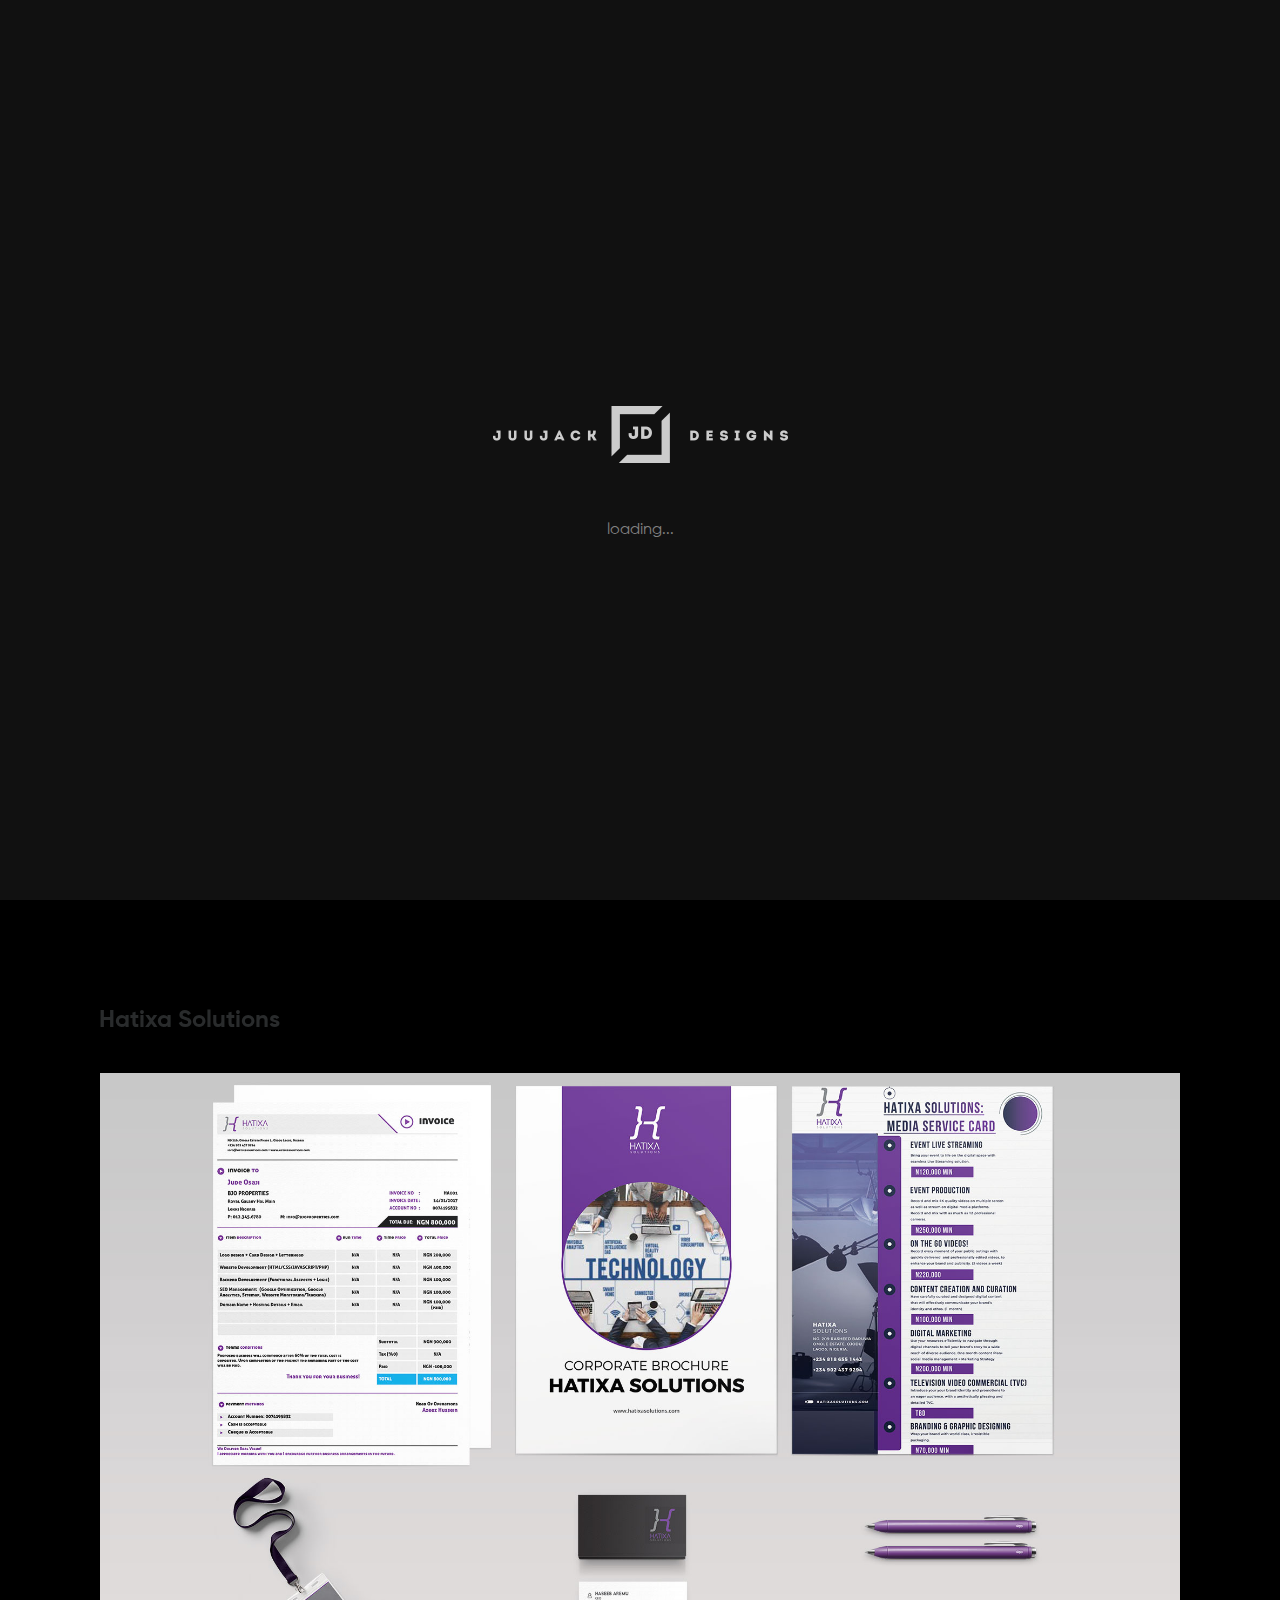
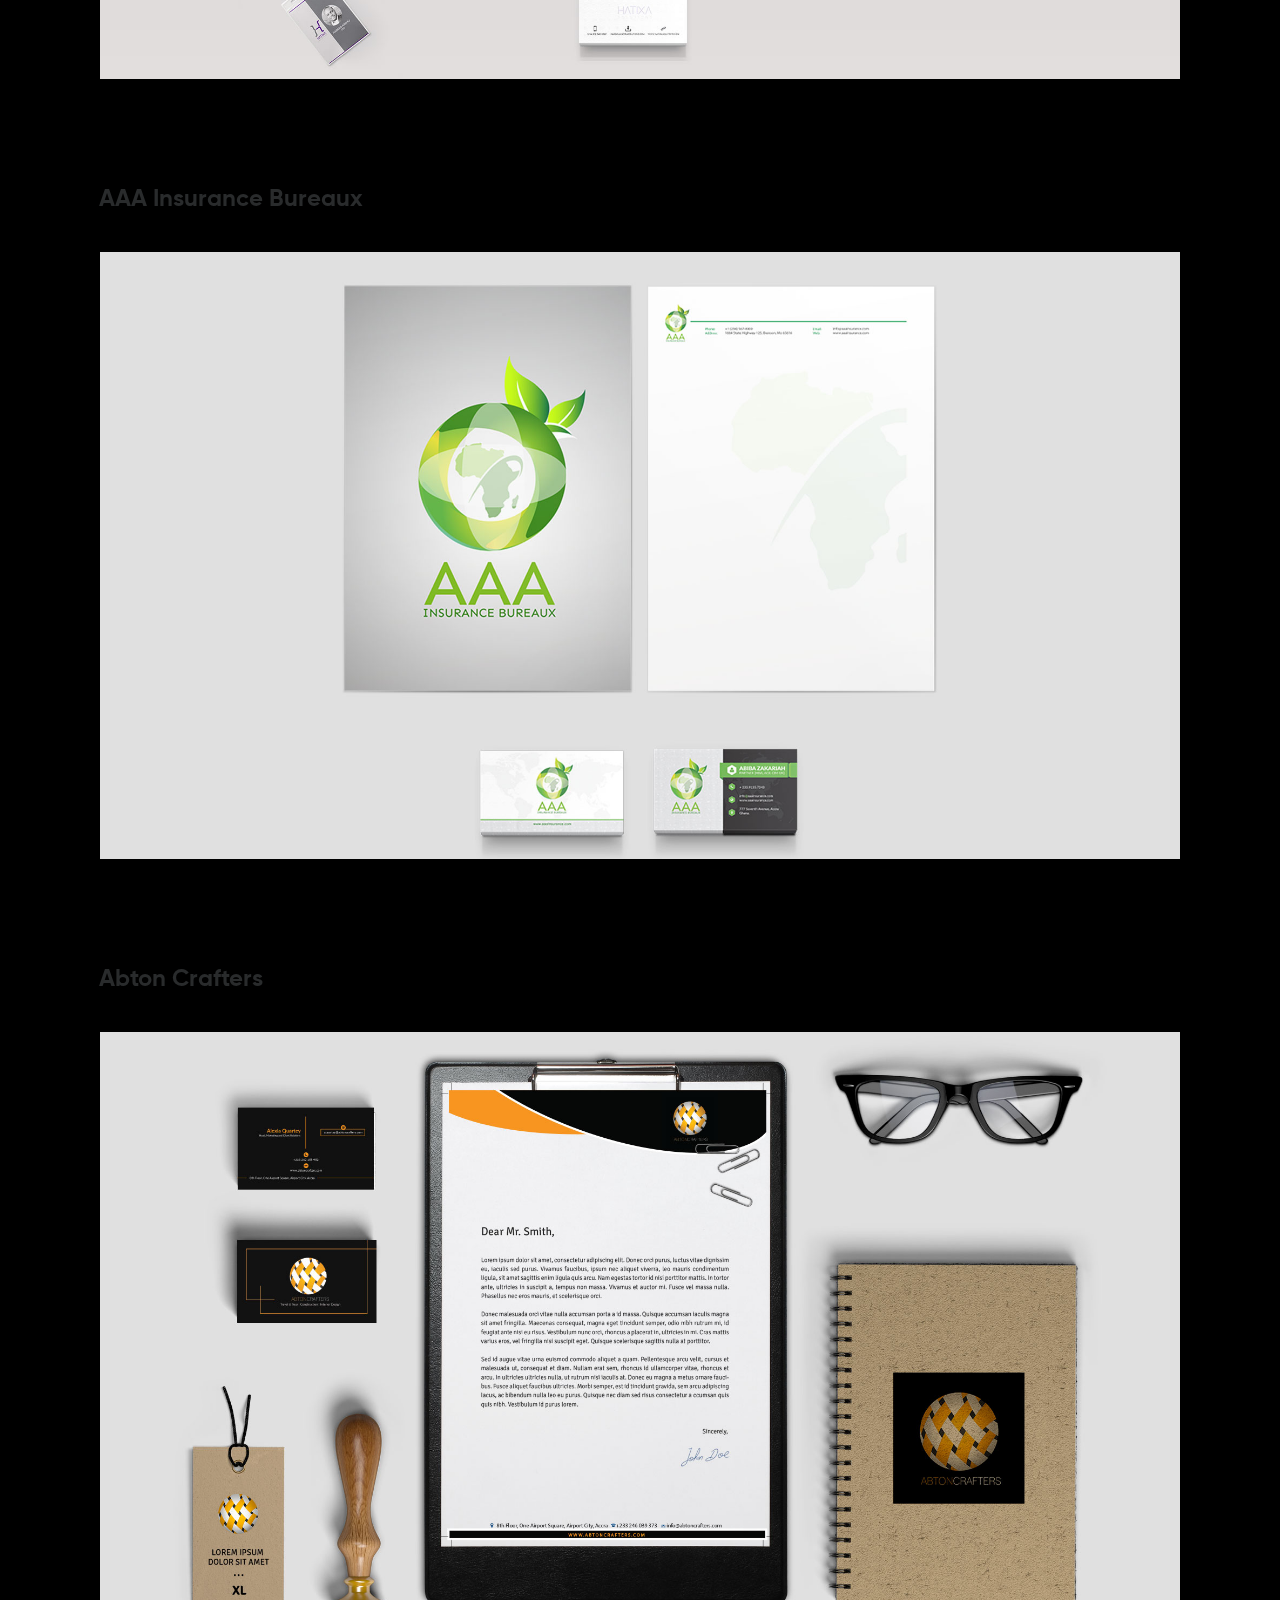
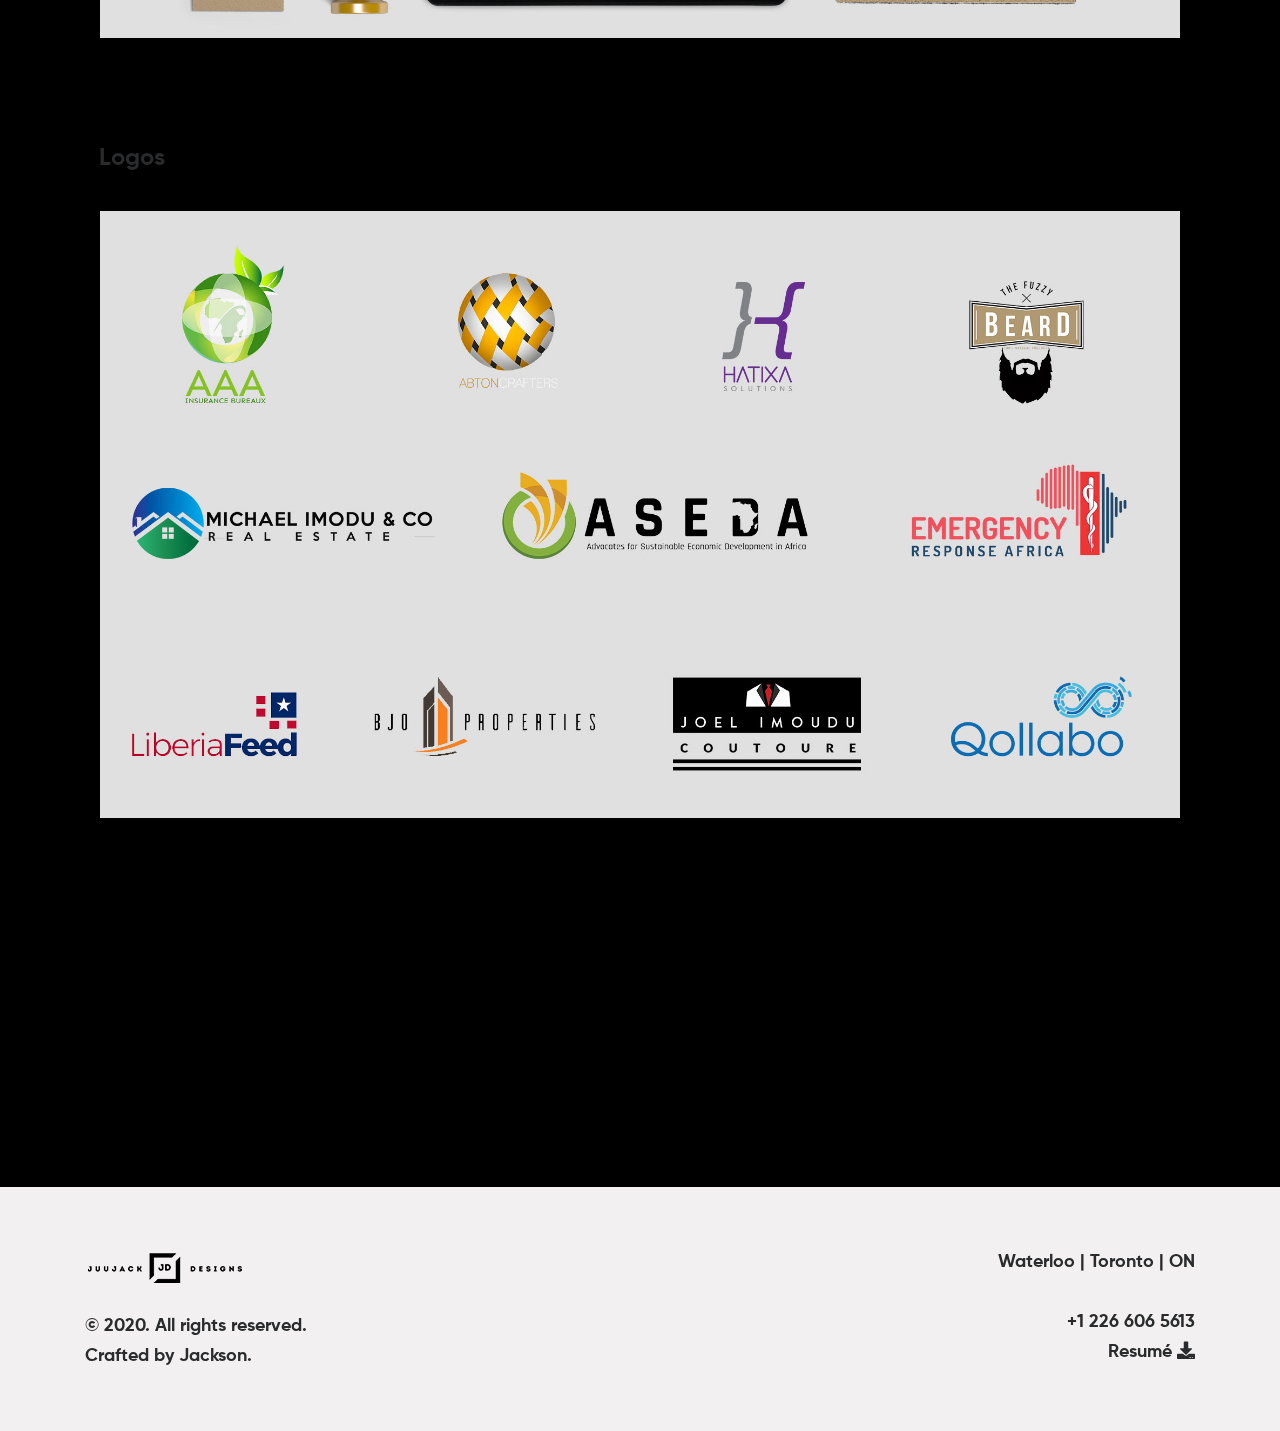
<file: branding.html>
<!DOCTYPE html><html lang="en"><head><title>Brandings</title><meta charset="UTF-8"><meta name="description" content="Jackson Portfolio"><meta name="keywords" content="personal, portfolio"><meta name="viewport" content="width=device-width, initial-scale=1.0"><link rel="stylesheet" href="css/style.css"/><!--[if lt IE 9]> <script src="https://oss.maxcdn.com/html5shiv/3.7.2/html5shiv.min.js"></script> <script src="https://oss.maxcdn.com/respond/1.4.2/respond.min.js"></script> <![endif]--><link rel="shortcut icon" href="img/favicon.ico"><link rel="stylesheet" href="icon-fonts/fontawesome-5.0.6/css/fontawesome-all.min.css"/><link rel="stylesheet" href="font/stylesheet.css"/><link rel="stylesheet" type="text/css" href="icon-fonts/flaticon/flaticon.css" /></head><body class=""><div id="preloader"><div class="loading-area"><div class="logo"><img src="img/logo-jd.png" alt=""></div> <span>loading...</span></div><div class="left-side"></div><div class="right-side"></div></div><div class="page-overlay"><div class="page-transition"></div></div><main> <header class="whitev"> <a href="index.html" class="logo" data-type="ajax-load"> <img src="img/logo-jd.png"> </a><div class="nav-icon"> <span></span> <span></span> <span></span></div> </header> <header class="black"> <a href="index.html" class="logo" data-type="ajax-load"> <img src="img/logo-jd.png"> </a><div class="nav-icon"> <span></span> <span></span> <span></span></div> </header><div class="say-hello"> <a href="mailto:onyeka.jackson@gmail.com">Say Hello</a></div><div class="social fix"><ul><li><a href="https://www.linkedin.com/in/jacksononyeka/" target="_blank"><i class="fab fa-linkedin" aria-hidden="true"></i></a></li></ul></div><div class="uptotop"> <svg class="down-arrow" xmlns="http://www.w3.org/2000/svg" width="14.486" height="18.412" viewBox="0 0 14.486 18.412" fill="#000"> <path d="M7.073,26.241h0L0,19.172l1.414-1.415,4.829,4.829V8h2V22.586l4.829-4.829,1.415,1.415-7.241,7.24Z" transform="translate(0 -8)"/> </svg></div><div class="full-menu"><div class="row"><div class="col-lg-8 left-content"><div class="logo"> <img src="img/logo-footer.png"></div><div class="outter"><div class="inner"><div class="container"><ul class="site-menu"><li><a href="index.html" data-type="ajax-load">Home.</a></li><li><a href="product-design-Jackson.pdf" data-type="ajax-load" target="_blank">Resume.</a></li></ul></div></div></div></div><div class="col-lg-4 right-content"><div class="close-icon"> <img src="img/cancel.png"></div><div class="outter"><div class="inner"><ul><li>Contact Me</li><li><a href="mailto:onyeka.jackson@gmail.com">onyeka.jackson@gmail.com</a></li><li>Tel. +1 226 606 5613</li></ul><ul class="social-links"><li>Connect</li><li><a href="https://www.linkedin.com/in/jacksononyeka/" target="_blank">Linkedin.</a></li></ul></div></div></div></div></div><div class="hero work-content"><div class="outter"><div class="inner"><div class="container text-center"><h2 class="article-title">Branding</h2><ul class="entry-data"><li><a href=""></a></li></ul></div></div></div><div class="hero-image" style="background-image:url(img/works/work-4/hero.jpg)"></div></div> <article><div class="container padding_60"><div class="col-lg-12 top_45"><h4>Hatixa Solutions</h4><div class="lightbox-gallery box-animation image-wide-thumbnail padding_30"> <a href="img/works/work-4/02.jpg" class="image lightbox"> <img src="img/works/work-4/02.jpg" alt=""> </a></div></div><div class="col-lg-12 top_45"><h4>AAA Insurance Bureaux</h4><div class="lightbox-gallery box-animation image-wide-thumbnail padding_30"> <a href="img/works/work-4/03.jpg" class="image lightbox"> <img src="img/works/work-4/03.jpg" alt=""> </a></div></div><div class="col-lg-12 top_45"><h4>Abton Crafters</h4><div class="lightbox-gallery box-animation image-wide-thumbnail padding_30"> <a href="img/works/work-4/04.jpg" class="image lightbox"> <img src="img/works/work-4/04.jpg" alt=""> </a></div></div><div class="col-lg-12 top_45"><h4>Logos</h4><div class="lightbox-gallery box-animation image-wide-thumbnail padding_30"> <a href="img/works/work-4/05.jpg" class="image lightbox"> <img src="img/works/work-4/05.jpg" alt=""> </a></div></div></div> </article> <a href="index.html" data-type="ajax-load" class="col-lg-12 next-content text-center padbot_90"><div class="link-subtitle">End of Content</div><div class="link-title">Home.</div> </a> <footer><div class="container"><div class="row"><div class="col-lg-6 col-md-6 col-sm-12"> <img src="img/logo-footer.png" alt=""> <br> <br><p>© 2020. All rights reserved.<br> Crafted by Jackson.</p></div><div class="col-lg-6 col-md-6 col-sm-12 footer-info"><p>Waterloo | Toronto | ON<br><br> +1 226 606 5613<br> <a href="product-design-Jackson.pdf" style="color: #292b2c;" target="_blank">Resumé <i class="fa fa-download" aria-hidden="true"></i></a></p></div></div></div> </footer> </main> <script src="js/jquery-2.1.4.min.js"></script> <script src="js/plugins.js"></script> <script src="js/main.js"></script> </body></html>
</file>
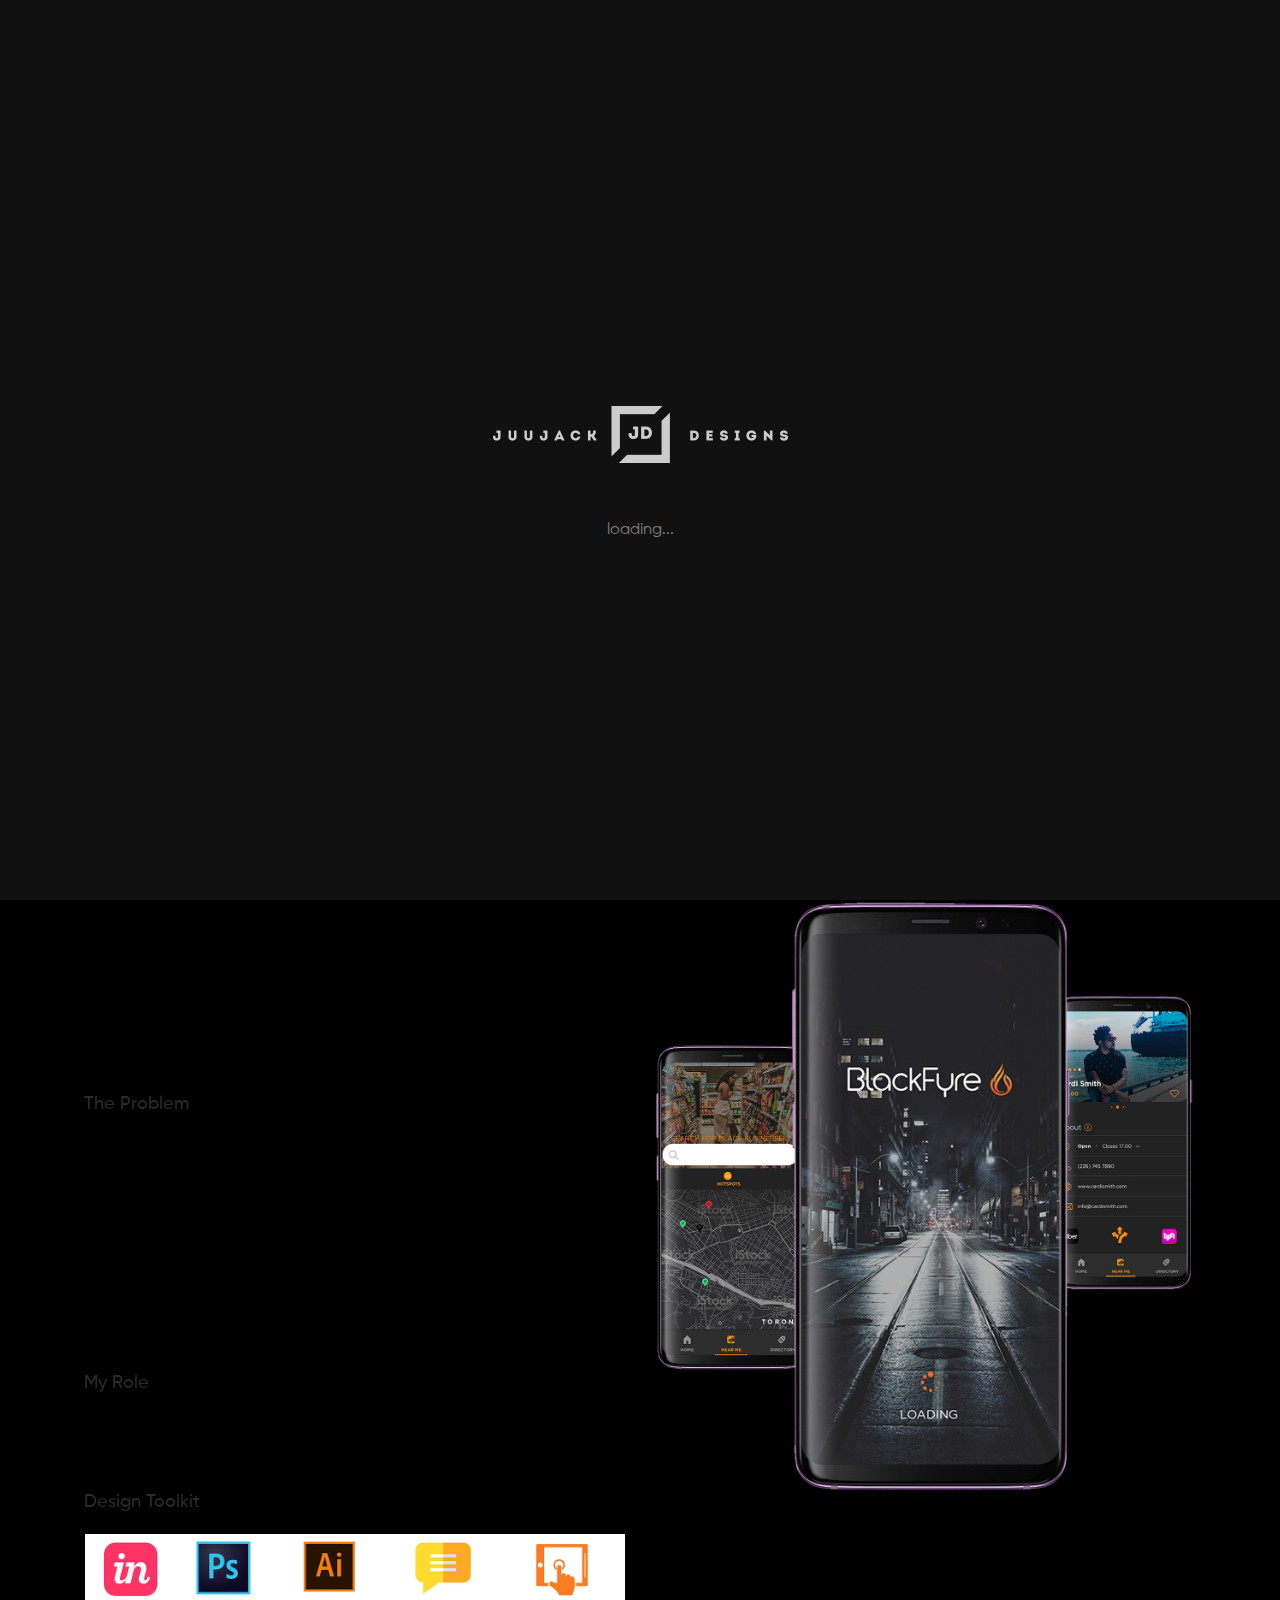
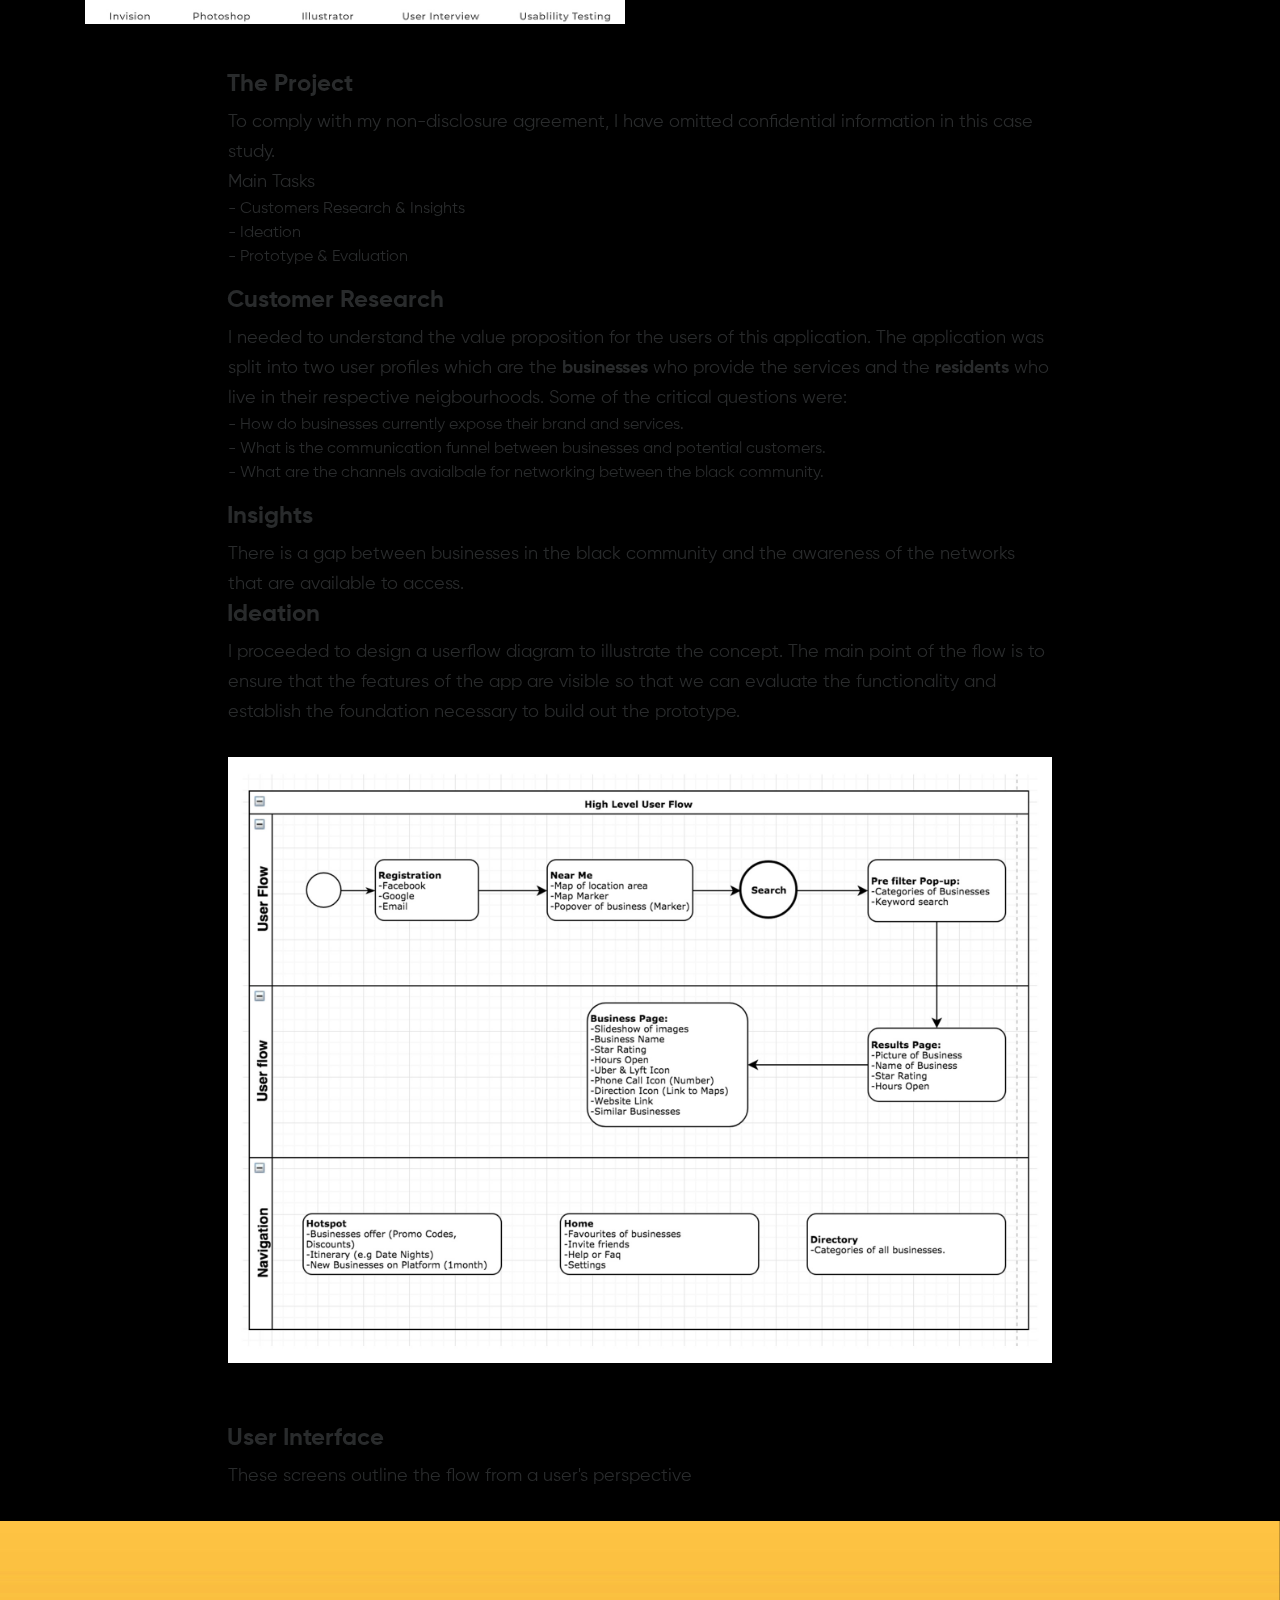
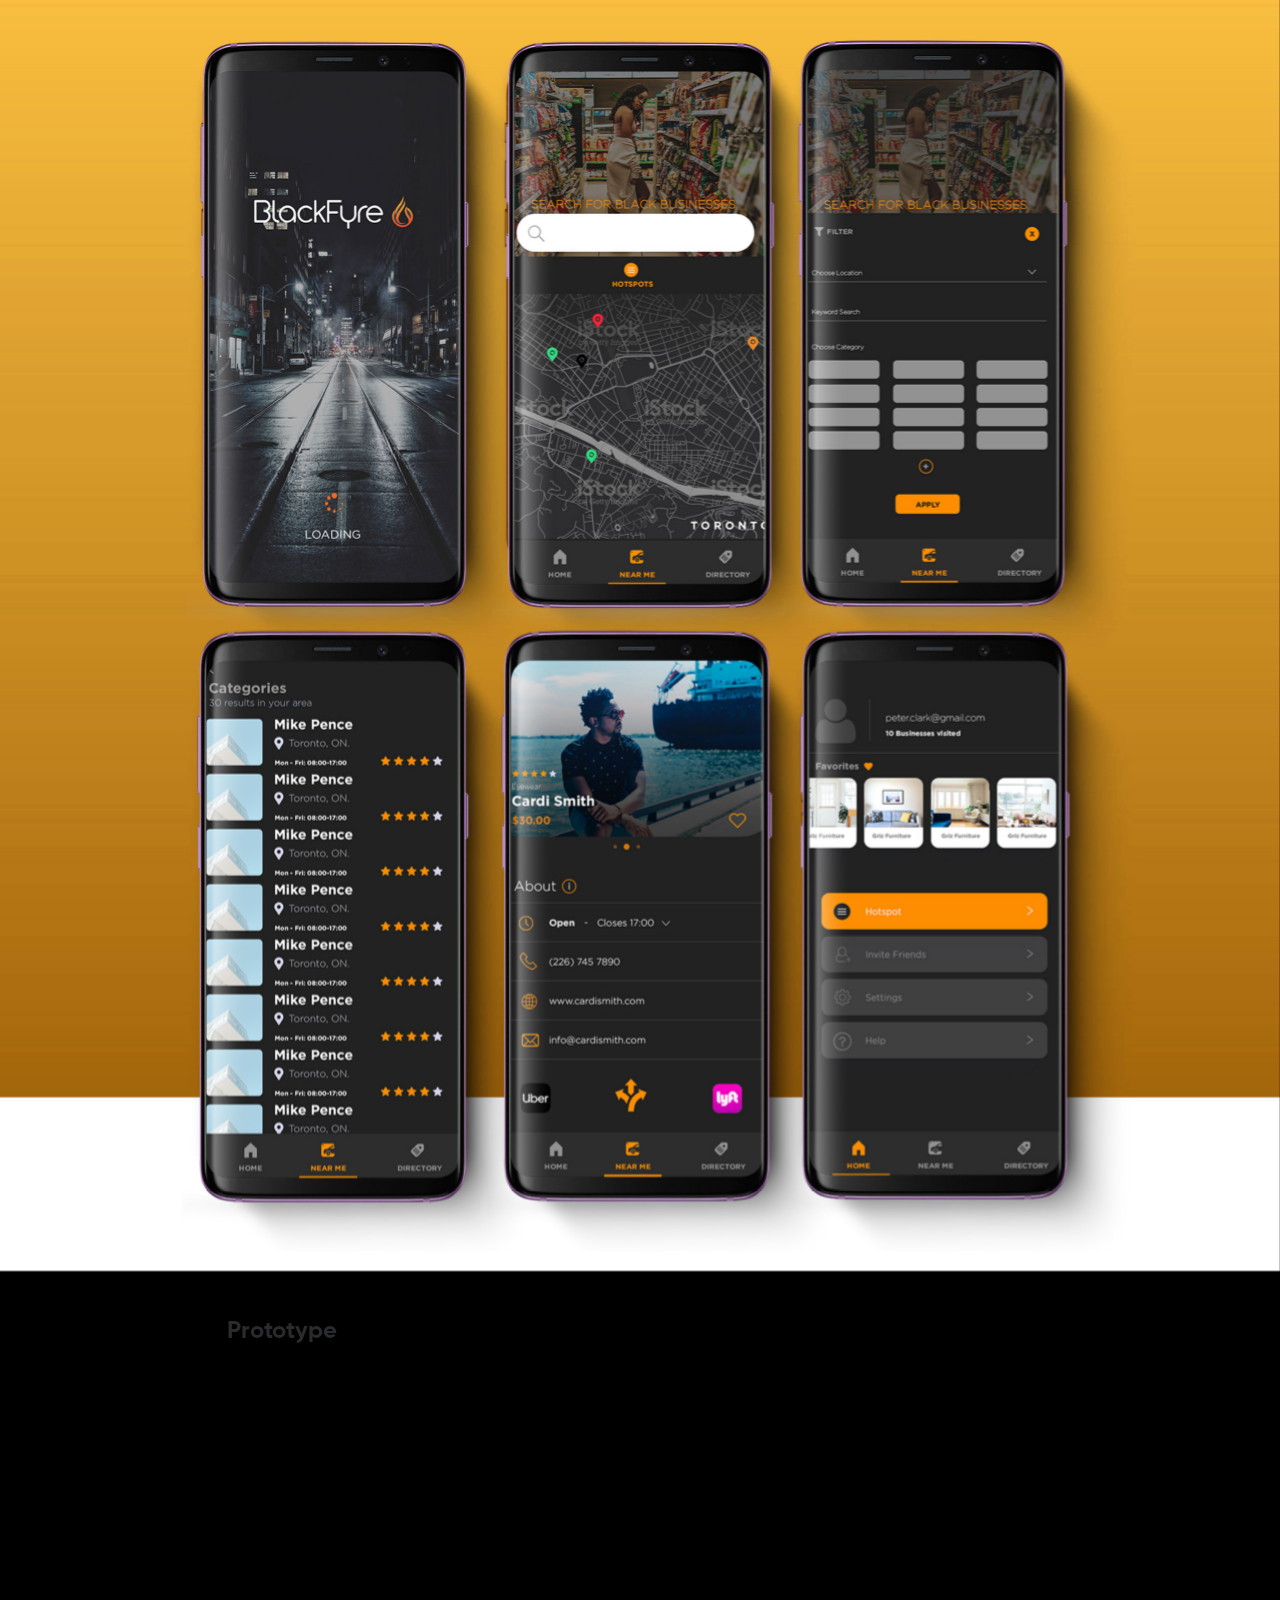
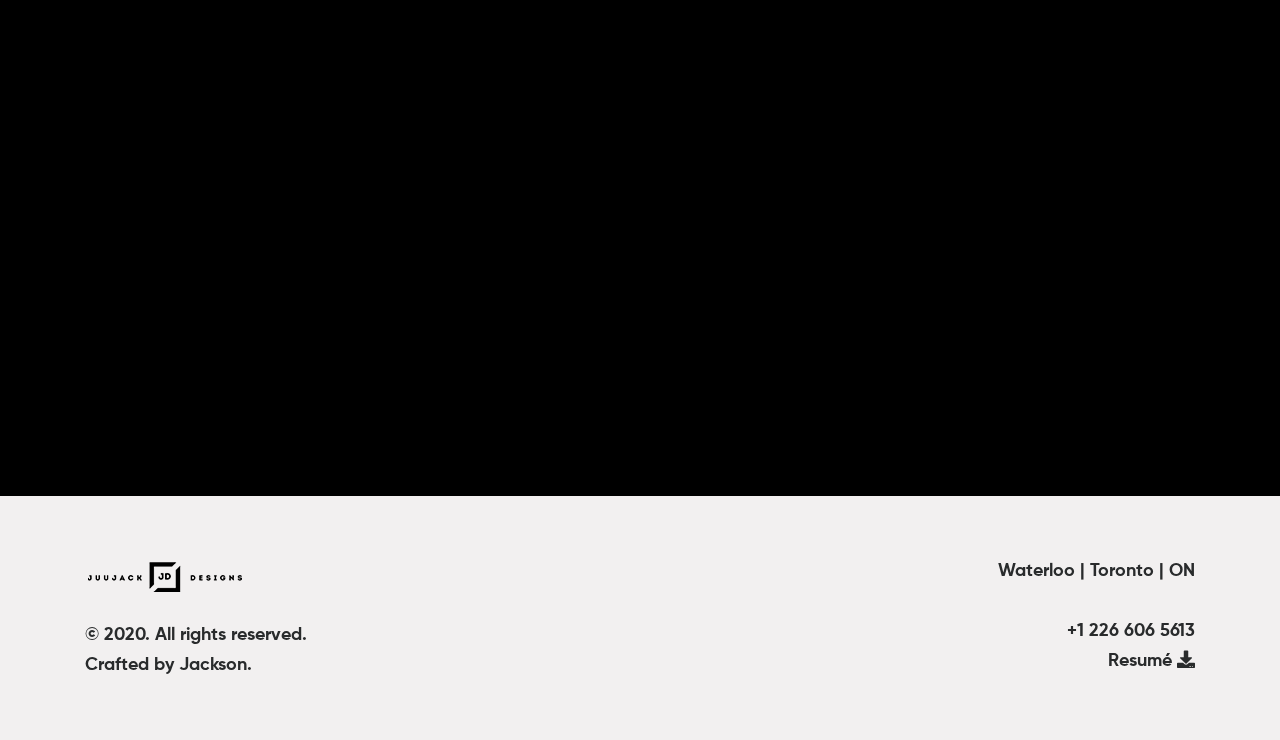
<file: project-blackfyre.html>
<!DOCTYPE html><html lang="en"><head><title>Blackfyre - Project</title><meta charset="UTF-8"><meta name="description" content="Jackson Portfolio"><meta name="keywords" content="personal, portfolio"><meta name="viewport" content="width=device-width, initial-scale=1.0"><link rel="stylesheet" href="css/style.css"/><!--[if lt IE 9]> <script src="https://oss.maxcdn.com/html5shiv/3.7.2/html5shiv.min.js"></script> <script src="https://oss.maxcdn.com/respond/1.4.2/respond.min.js"></script> <![endif]--><link rel="shortcut icon" href="img/favicon.ico"><link rel="stylesheet" href="icon-fonts/fontawesome-5.0.6/css/fontawesome-all.min.css"/><link rel="stylesheet" href="font/stylesheet.css"/><link rel="stylesheet" type="text/css" href="icon-fonts/flaticon/flaticon.css" /></head><body class=""><div id="preloader"><div class="loading-area"><div class="logo"><img src="img/logo-jd.png" alt=""></div> <span>loading...</span></div><div class="left-side"></div><div class="right-side"></div></div><div class="page-overlay"><div class="page-transition"></div></div><main> <header class="whitev"> <a href="index.html" class="logo" data-type="ajax-load"> <img src="img/logo-jd.png"> </a><div class="nav-icon"> <span></span> <span></span> <span></span></div> </header> <header class="black"> <a href="index.html" class="logo" data-type="ajax-load"> <img src="img/logo-jd.png"> </a><div class="nav-icon"> <span></span> <span></span> <span></span></div> </header><div class="say-hello"> <a href="mailto:onyeka.jackson@gmail.com">Say Hello</a></div><div class="social fix"><ul><li><a href="https://www.linkedin.com/in/jacksononyeka/" target="_blank"><i class="fab fa-linkedin" aria-hidden="true"></i></a></li></ul></div><div class="uptotop"> <svg class="down-arrow" xmlns="http://www.w3.org/2000/svg" width="14.486" height="18.412" viewBox="0 0 14.486 18.412" fill="#000"> <path d="M7.073,26.241h0L0,19.172l1.414-1.415,4.829,4.829V8h2V22.586l4.829-4.829,1.415,1.415-7.241,7.24Z" transform="translate(0 -8)"/> </svg></div><div class="full-menu"><div class="row"><div class="col-lg-8 left-content"><div class="logo"> <img src="img/logo-footer.png"></div><div class="outter"><div class="inner"><div class="container"><ul class="site-menu"><li><a href="index.html" data-type="ajax-load">Home.</a></li><li><a href="product-design-Jackson.pdf" data-type="ajax-load" target="_blank">Resume.</a></li></ul></div></div></div></div><div class="col-lg-4 right-content"><div class="close-icon"> <img src="img/cancel.png"></div><div class="outter"><div class="inner"><ul><li>Contact Me</li><li><a href="mailto:onyeka.jackson@gmail.com">onyeka.jackson@gmail.com</a></li><li>Tel. +1 226 606 5613</li></ul><ul class="social-links"><li>Connect</li><li><a href="https://www.linkedin.com/in/jacksononyeka/" target="_blank">Linkedin.</a></li></ul></div></div></div></div></div><div class="hero work-content"><div class="outter"><div class="inner"><div class="container text-center"><h2 class="article-title">Blackfyre</h2><ul class="entry-data"><li><a href="">Mobile App</a></li></ul></div></div></div><div class="hero-image" style="background-image:url(img/works/work-2/hero.jpg)"></div></div> <article><div class="container"><div class="row project-info"><div class="col-lg-6"><h2 class="title">Blackfyre App - Product Design</h2><p class="">Blackfyre is a platform that connects black businesses to black communities. The purpose of this is to foster interaction, exchange of goods and services between these communities to solve the problem of demand and supply.</p><div class="top_15"><h5>The Problem</h5><p class="">1. Many black people lack access to services they commonly relate to hence a lack of supply of services.</p><p class="">2. Black people do not have any awareness of black businesses within their location.</p><p class="">3. Encouraging a strong foundation of interaction for the black community.</p></div><div class="top_15"><h5>My Role</h5><p class="">I led the Product Design as a UI/UX consultant taking them from problem to prototype stage.</p></div><div class="top_15"><h5>Design Toolkit</h5><p class="image-wide-thumbnail"><img src="img/works/work-2/design-toolkit.jpg" alt=""></p></div></div><div class="col-lg-6 categories image-wide-thumbnail"> <img src="img/works/work-2/05.png"></div></div></div><div class="col-lg-8 offset-lg-2 top_45"><h4>The Project</h4><p class="">To comply with my non-disclosure agreement, I have omitted confidential information in this case study.</p><p>Main Tasks</p><ul><li>- Customers Research & Insights</li><li>- Ideation</li><li>- Prototype & Evaluation</li></ul><div class=""><h4>Customer Research</h4><p>I needed to understand the value proposition for the users of this application. The application was split into two user profiles which are the <b>businesses</b> who provide the services and the <b>residents</b> who live in their respective neigbourhoods. Some of the critical questions were:</p><ul><li>- How do businesses currently expose their brand and services.</li><li>- What is the communication funnel between businesses and potential customers.</li><li>- What are the channels avaialbale for networking between the black community.</li></ul><h4>Insights</h4><p>There is a gap between businesses in the black community and the awareness of the networks that are available to access.</p></div><div class=""><h4>Ideation</h4><p>I proceeded to design a userflow diagram to illustrate the concept. The main point of the flow is to ensure that the features of the app are visible so that we can evaluate the functionality and establish the foundation necessary to build out the prototype.</p><div class="lightbox-gallery box-animation image-wide-thumbnail padding_30"> <a href="img/works/work-2/02.jpg" class="image lightbox"> <img src="img/works/work-2/02.jpg" alt=""> </a></div></div><h4>User Interface</h4><p>These screens outline the flow from a user's perspective</p></div><div class=""><div class="image-wide-thumbnail padding_30"> <a class="image"> <img src="img/works/work-2/03.jpg" alt=""> </a></div></div><div class="col-lg-8 offset-lg-2 top_15"><div class=""><h4>Prototype</h4><div class="ycontainer padding_30"> <iframe width="" height="" allowtransparency="true" allowfullscreen class="yvideo" src="https://www.youtube.com/embed/QJem5ScLJj8?rel=0;&autoplay=1&mute=1&loop=1"></iframe></div></div></div> </article> <a href="websites.html" data-type="ajax-load" class="col-lg-12 next-content text-center padbot_90"><div class="link-subtitle">Next Content</div><div class="link-title">Websites.</div> </a> <footer><div class="container"><div class="row"><div class="col-lg-6 col-md-6 col-sm-12"> <img src="img/logo-footer.png" alt=""> <br> <br><p>© 2020. All rights reserved.<br> Crafted by Jackson.</p></div><div class="col-lg-6 col-md-6 col-sm-12 footer-info"><p>Waterloo | Toronto | ON<br><br> +1 226 606 5613<br> <a href="product-design-Jackson.pdf" style="color: #292b2c;" target="_blank">Resumé <i class="fa fa-download" aria-hidden="true"></i></a></p></div></div></div> </footer> </main> <script src="js/jquery-2.1.4.min.js"></script> <script src="js/plugins.js"></script> <script src="js/main.js"></script> </body></html>
</file>
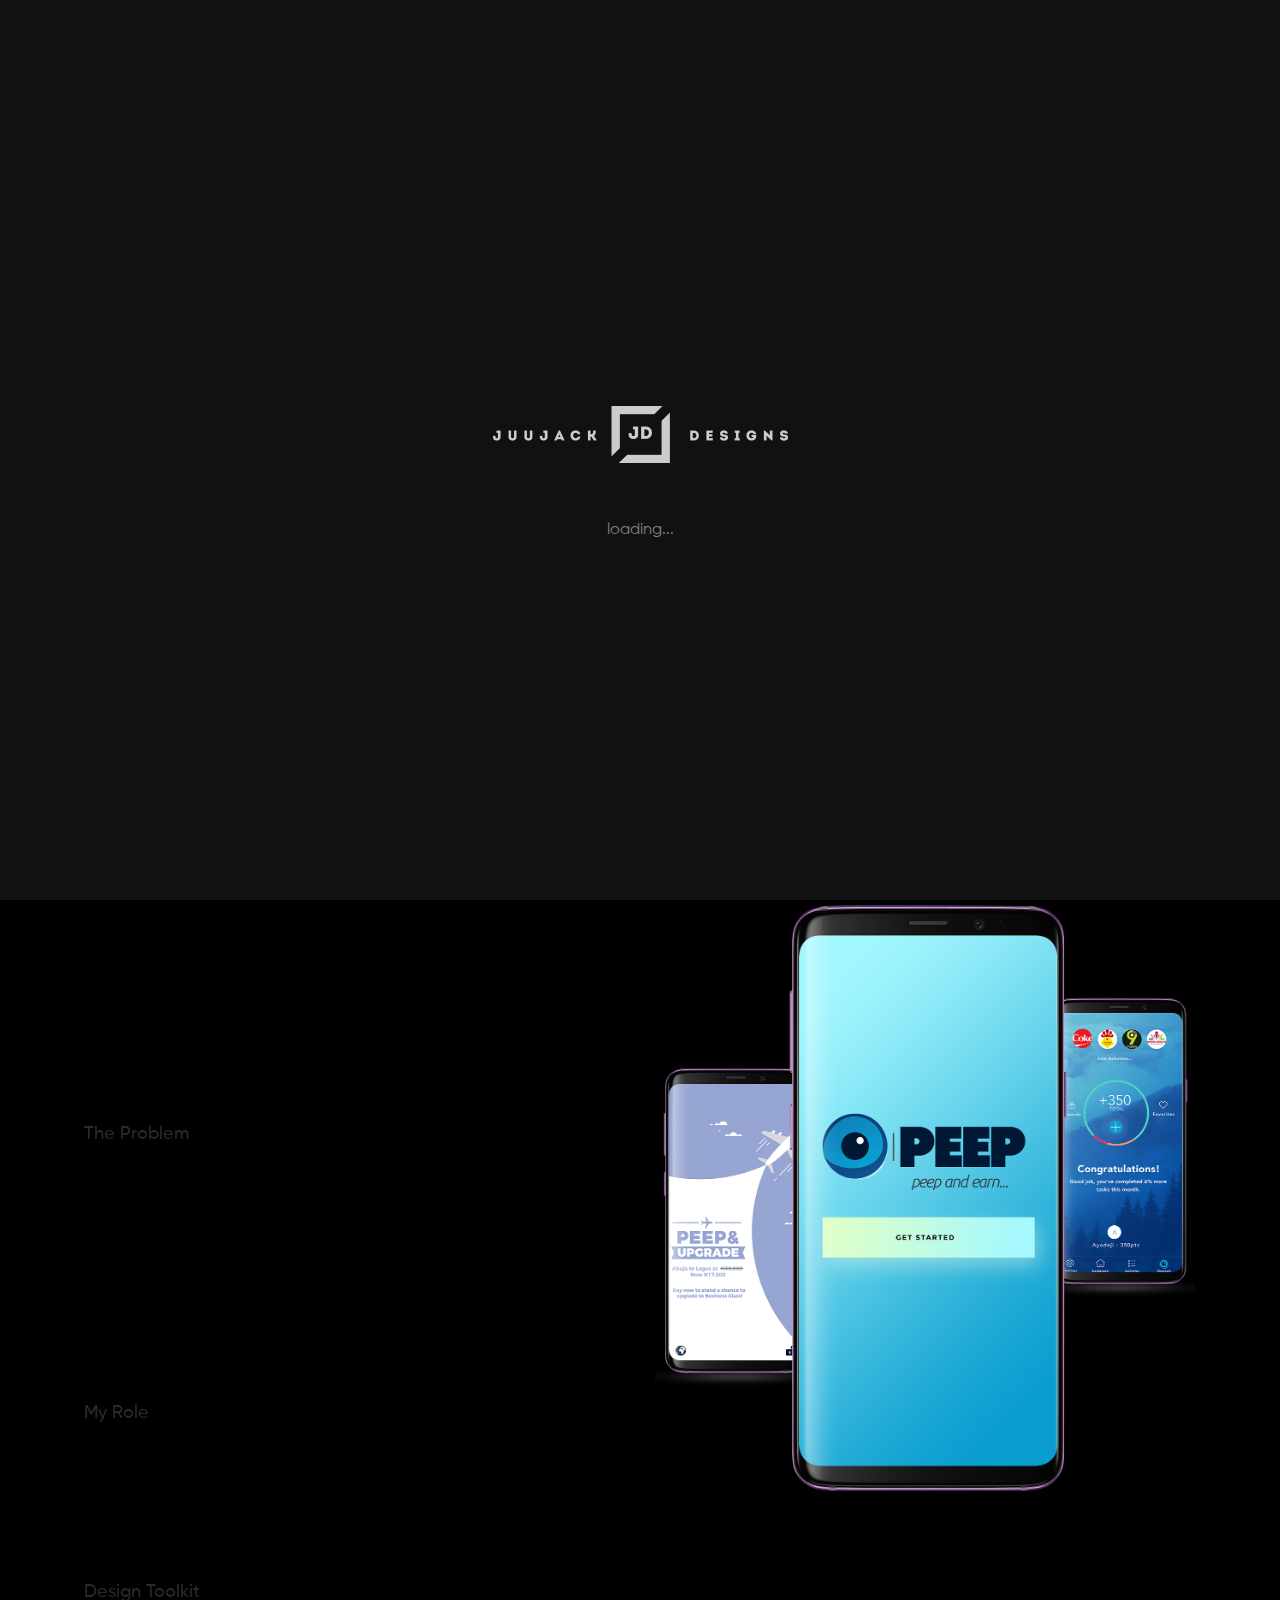
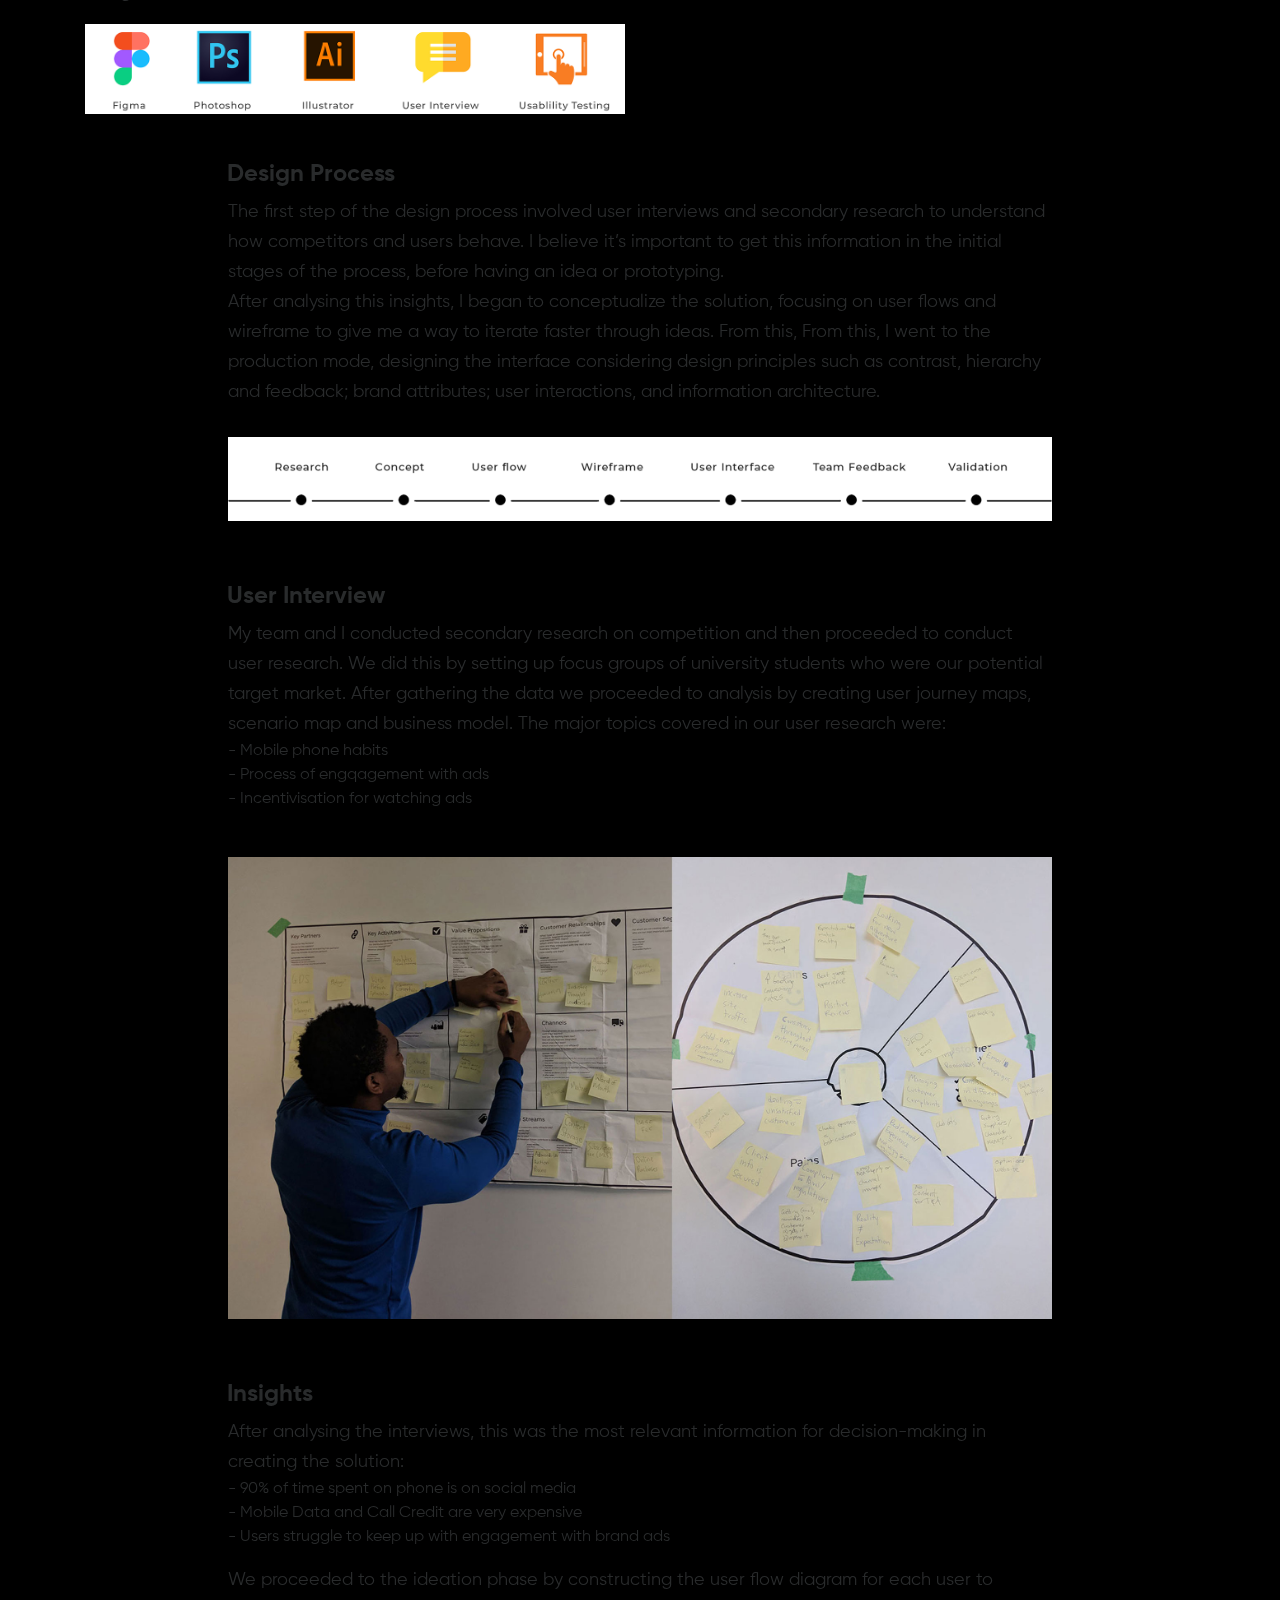
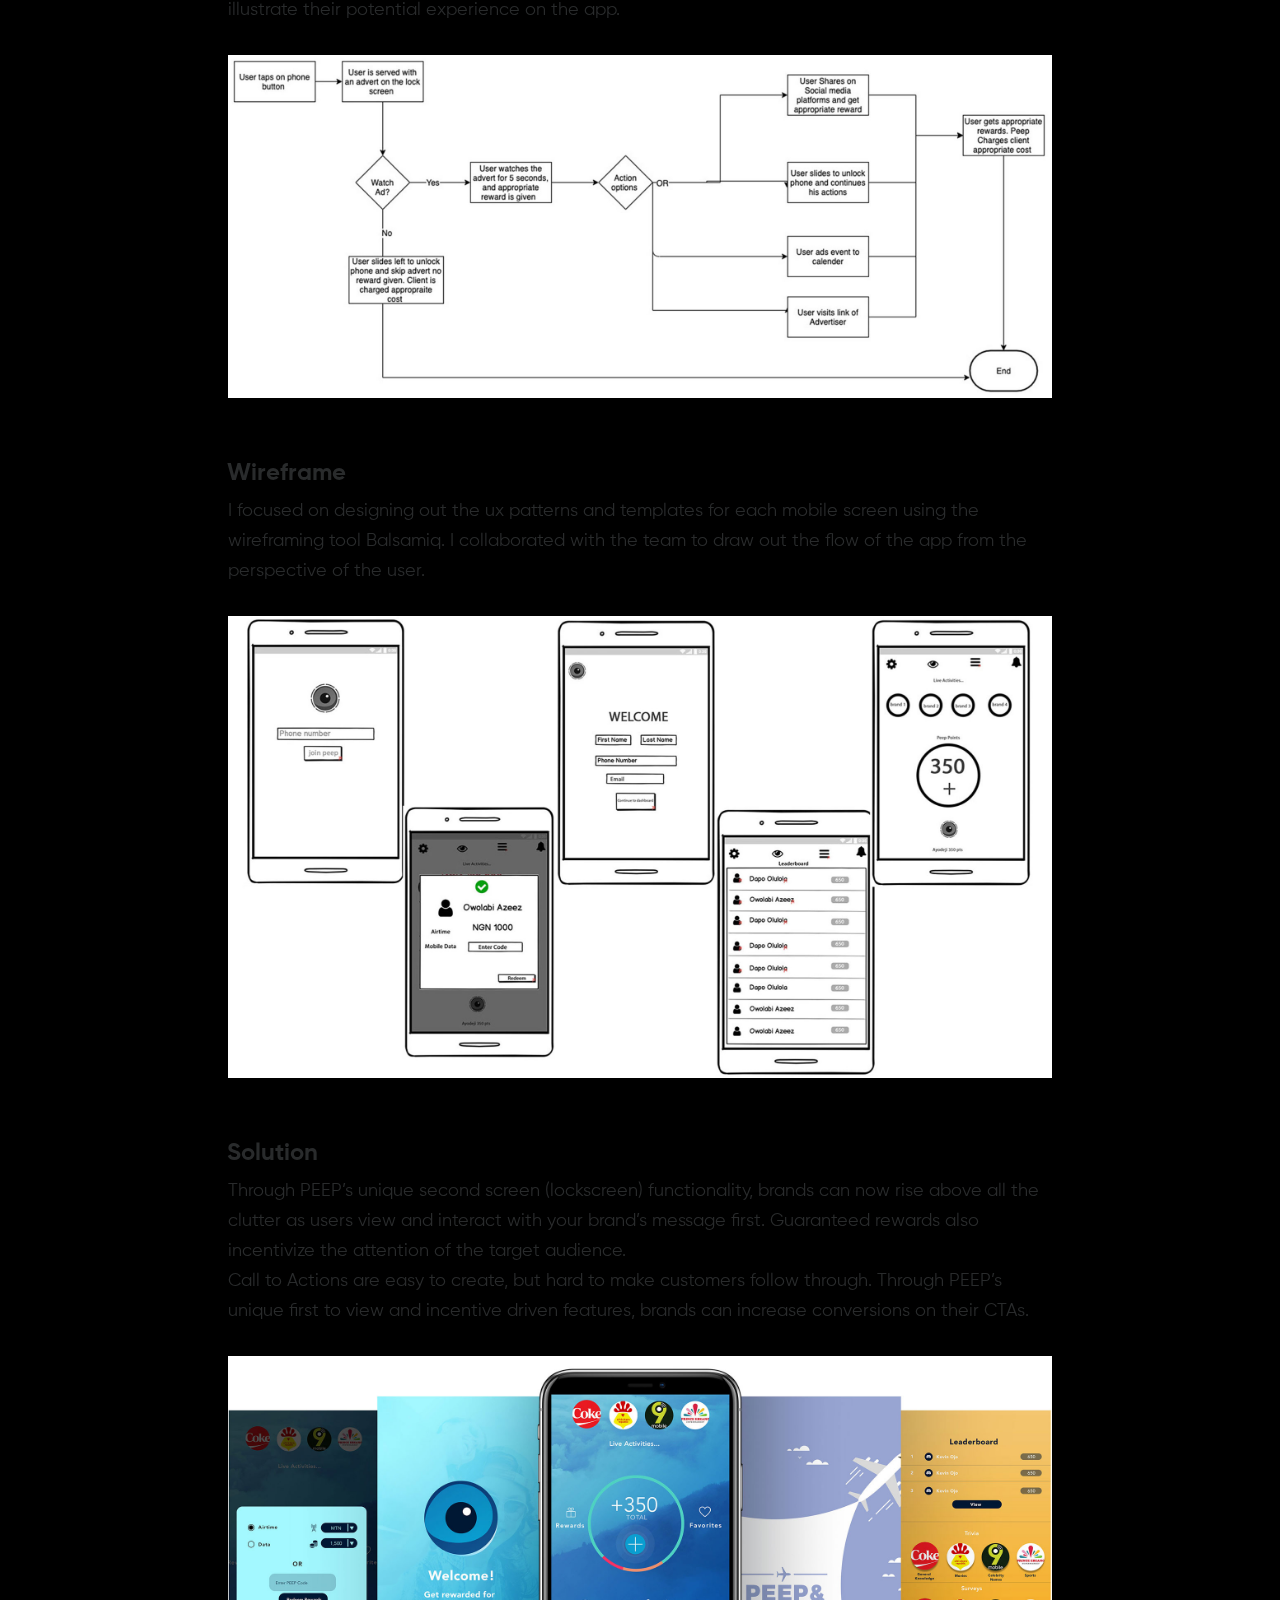
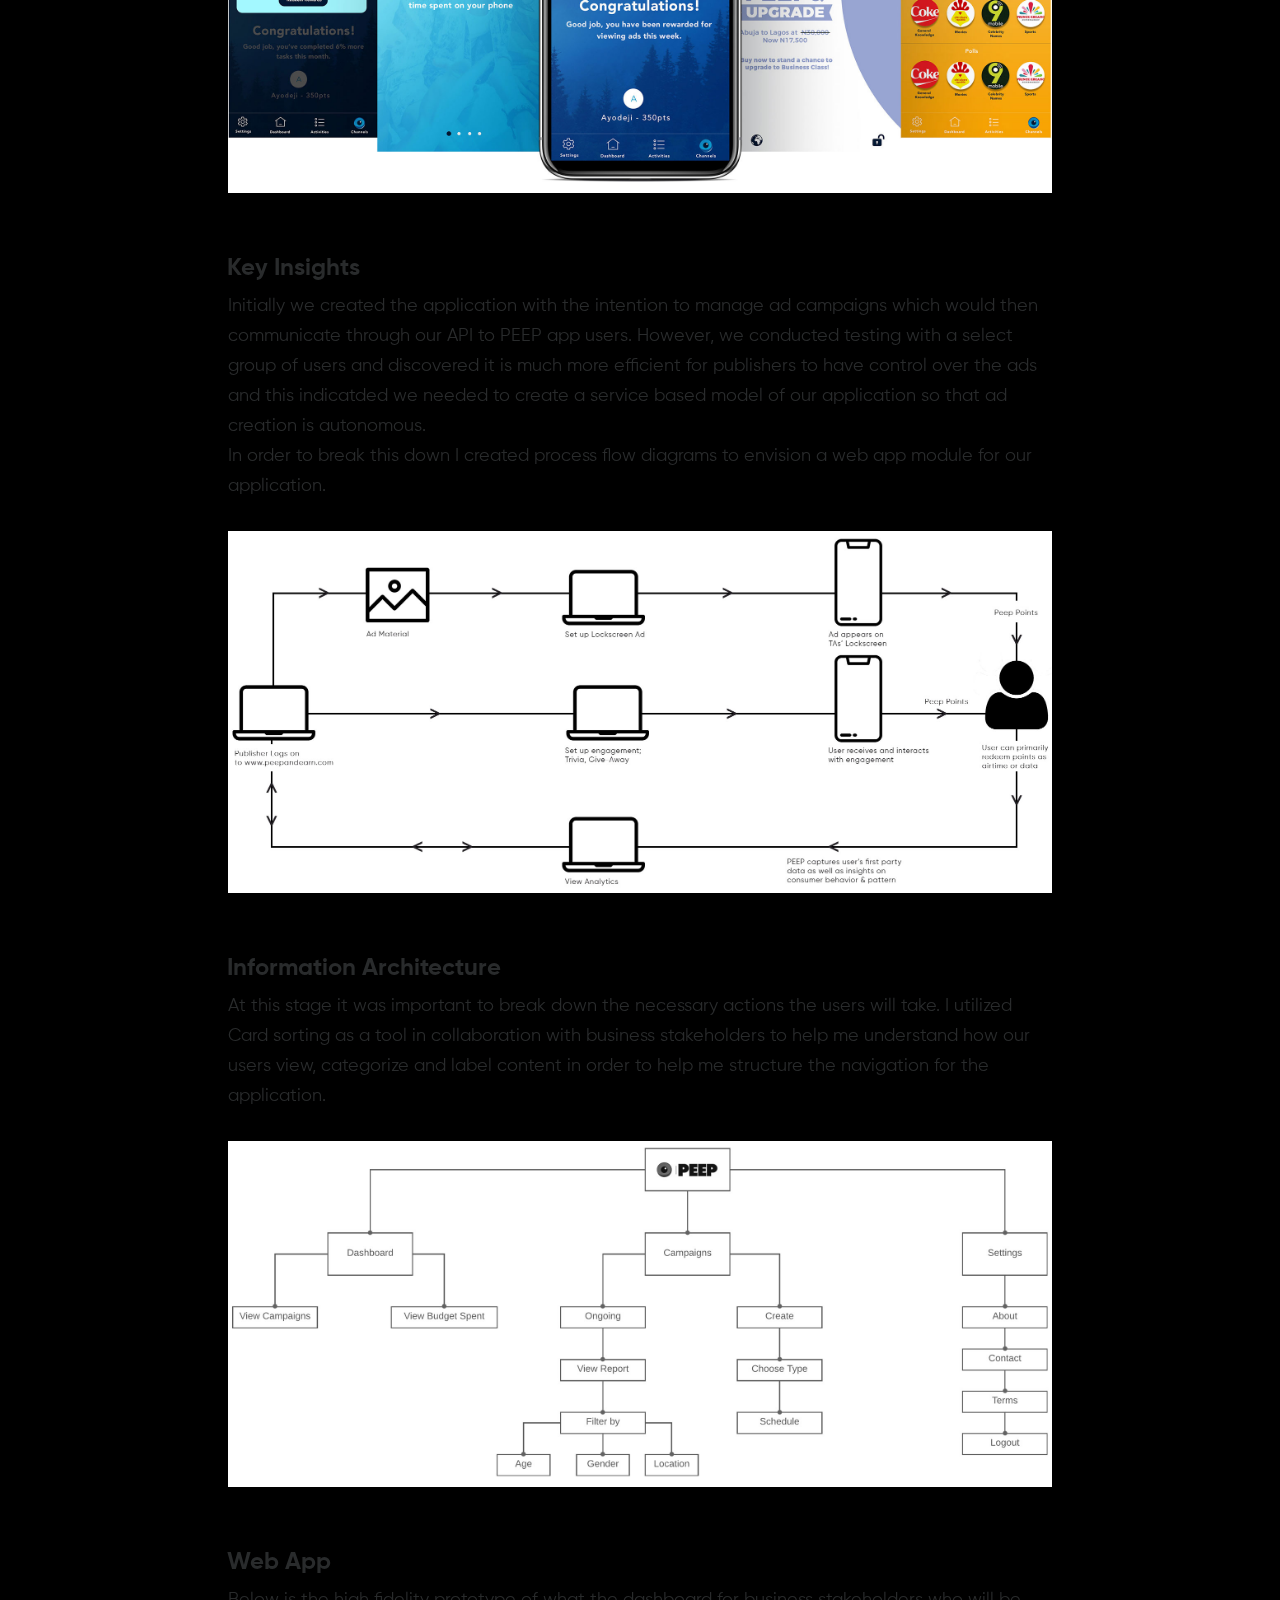
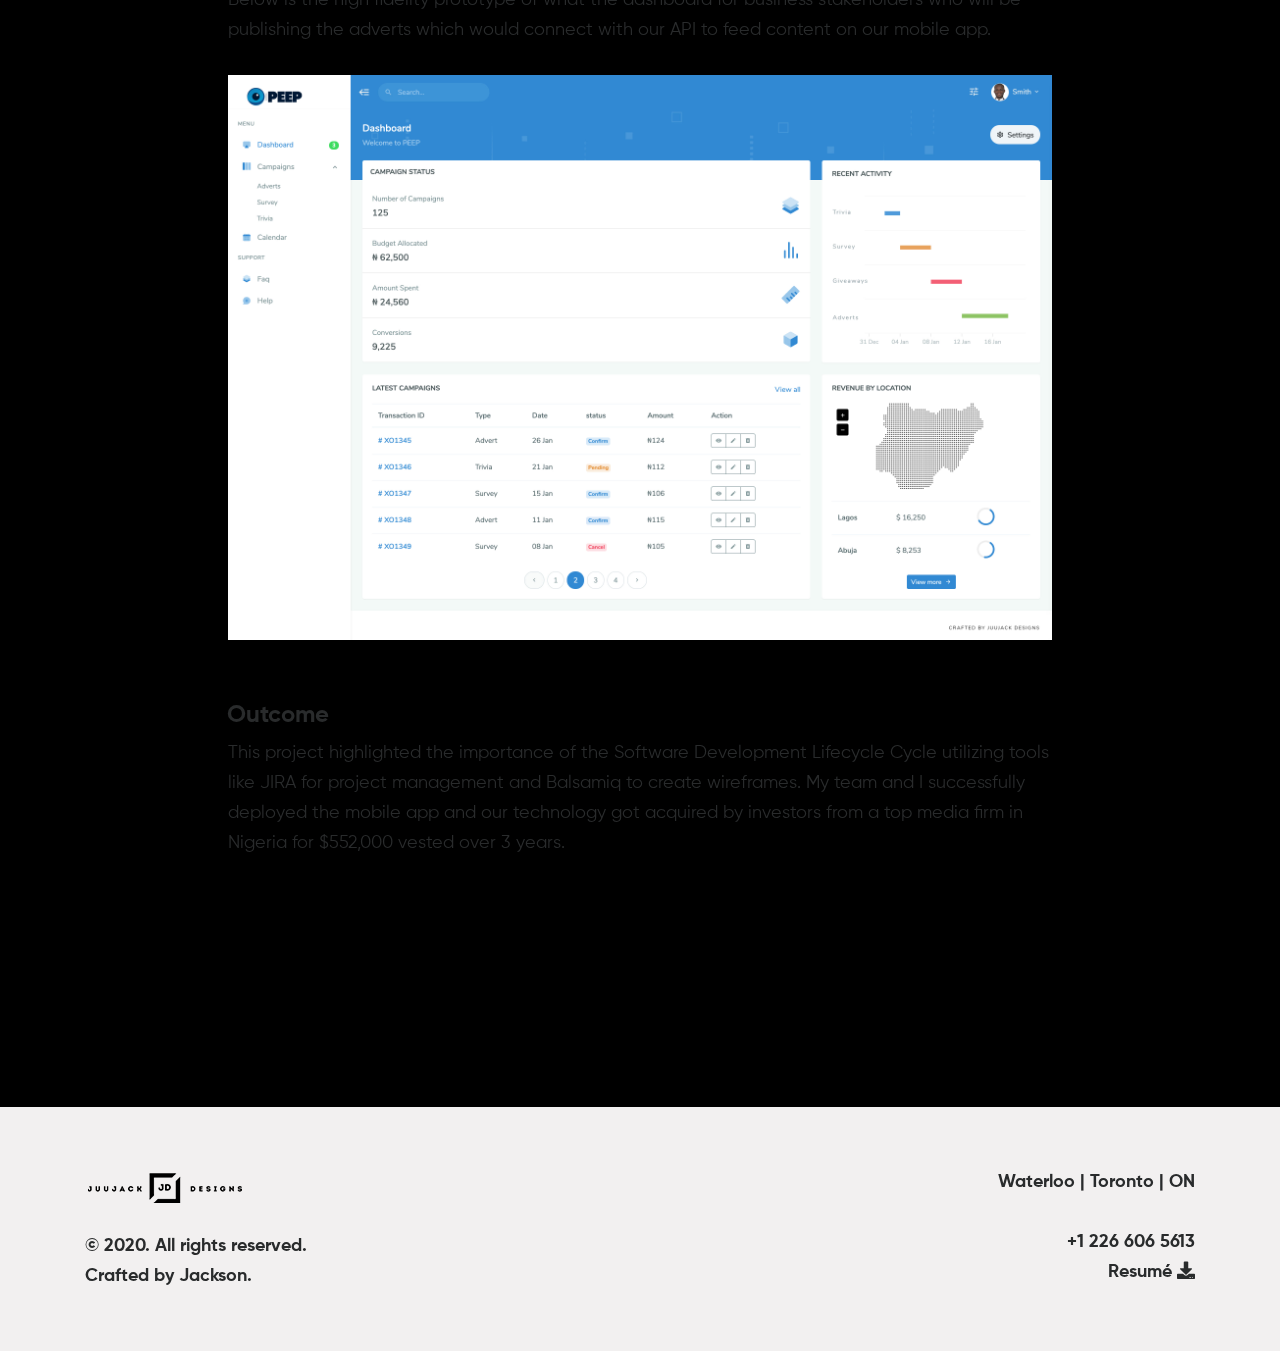
<file: project-peep.html>
<!DOCTYPE html><html lang="en"><head><title>Peep - Project</title><meta charset="UTF-8"><meta name="description" content="Jackson Portfolio"><meta name="keywords" content="personal, portfolio"><meta name="viewport" content="width=device-width, initial-scale=1.0"><link rel="stylesheet" href="css/style.css"/><!--[if lt IE 9]> <script src="https://oss.maxcdn.com/html5shiv/3.7.2/html5shiv.min.js"></script> <script src="https://oss.maxcdn.com/respond/1.4.2/respond.min.js"></script> <![endif]--><link rel="shortcut icon" href="img/favicon.ico"><link rel="stylesheet" href="icon-fonts/fontawesome-5.0.6/css/fontawesome-all.min.css"/><link rel="stylesheet" href="font/stylesheet.css"/><link rel="stylesheet" type="text/css" href="icon-fonts/flaticon/flaticon.css" /></head><body class=""><div id="preloader"><div class="loading-area"><div class="logo"><img src="img/logo-jd.png" alt=""></div> <span>loading...</span></div><div class="left-side"></div><div class="right-side"></div></div><div class="page-overlay"><div class="page-transition"></div></div><main> <header class="whitev"> <a href="index.html" class="logo" data-type="ajax-load"> <img src="img/logo-jd.png"> </a><div class="nav-icon"> <span></span> <span></span> <span></span></div> </header> <header class="black"> <a href="index.html" class="logo" data-type="ajax-load"> <img src="img/logo-jd.png"> </a><div class="nav-icon"> <span></span> <span></span> <span></span></div> </header><div class="say-hello"> <a href="mailto:onyeka.jackson@gmail.com">Say Hello</a></div><div class="social fix"><ul><li><a href="https://www.linkedin.com/in/jacksononyeka/" target="_blank"><i class="fab fa-linkedin" aria-hidden="true"></i></a></li></ul></div><div class="uptotop"> <svg class="down-arrow" xmlns="http://www.w3.org/2000/svg" width="14.486" height="18.412" viewBox="0 0 14.486 18.412" fill="#000"> <path d="M7.073,26.241h0L0,19.172l1.414-1.415,4.829,4.829V8h2V22.586l4.829-4.829,1.415,1.415-7.241,7.24Z" transform="translate(0 -8)"/> </svg></div><div class="full-menu"><div class="row"><div class="col-lg-8 left-content"><div class="logo"> <img src="img/logo-footer.png"></div><div class="outter"><div class="inner"><div class="container"><ul class="site-menu"><li><a href="index.html" data-type="ajax-load">Home.</a></li><li><a href="product-design-Jackson.pdf" data-type="ajax-load" target="_blank">Resume.</a></li></ul></div></div></div></div><div class="col-lg-4 right-content"><div class="close-icon"> <img src="img/cancel.png"></div><div class="outter"><div class="inner"><ul><li>Contact Me</li><li><a href="mailto:onyeka.jackson@gmail.com">onyeka.jackson@gmail.com</a></li><li>Tel. +1 226 606 5613</li></ul><ul class="social-links"><li>Connect</li><li><a href="https://www.linkedin.com/in/jacksononyeka/" target="_blank">Linkedin.</a></li></ul></div></div></div></div></div><div class="hero work-content"><div class="outter"><div class="inner"><div class="container text-center"><h2 class="article-title">Peep</h2><ul class="entry-data"><li><a href="">Mobile App | Web App</a></li></ul></div></div></div><div class="hero-image" style="background-image:url(img/works/work-1/hero.jpg)"></div></div> <article><div class="container"><div class="row project-info"><div class="col-lg-6"><h2 class="title">Peep App - Product Design</h2><p class="">PEEP is a programmatic advertising solution that enables advertisers & brands connect directly with their target audience. Leveraging on unique technology, users get rewarded for viewing and engaging with content from their favorite brands and publishers.</p><div class="top_15"><h5>The Problem</h5><p class="">1. Ad Traffic but no conversions: By 2020, 63% of all digital will be programmatic.</p><p class="">2. Banner Blindness: According to a study by Infolinks, 86% of consumers suffer from banner blindness.</p><p class="">3. Mobile Ad fraud: According to a recent study, advertisers lost around $7.2 million globally as at 2016 to mobile fraud.</p></div><div class="top_15"><h5>My Role</h5><p class="">I led the Product Design - User Experience (UX) and User Interface (UI) - of this project as well as utilizing constructive feedback from team members and user research for optimization of design.</p></div><div class="top_15"><h5>Design Toolkit</h5><p class="image-wide-thumbnail"><img src="img/works/work-1/design-toolkit.jpg" alt=""></p></div></div><div class="col-lg-6 categories image-wide-thumbnail"> <img src="img/works/work-1/05.png"></div></div></div><div class="col-lg-8 offset-lg-2 top_45"><h4>Design Process</h4><p class="">The first step of the design process involved user interviews and secondary research to understand how competitors and users behave. I believe it’s important to get this information in the initial stages of the process, before having an idea or prototyping.</p><p>After analysing this insights, I began to conceptualize the solution, focusing on user flows and wireframe to give me a way to iterate faster through ideas. From this, From this, I went to the production mode, designing the interface considering design principles such as contrast, hierarchy and feedback; brand attributes; user interactions, and information architecture.</p><div class="lightbox-gallery box-animation image-wide-thumbnail padding_30"> <a href="img/works/work-1/dprocess.png" class="image lightbox"> <img src="img/works/work-1/dprocess.png" alt=""> </a></div><div class=""><h4>User Interview</h4><p>My team and I conducted secondary research on competition and then proceeded to conduct user research. We did this by setting up focus groups of university students who were our potential target market. After gathering the data we proceeded to analysis by creating user journey maps, scenario map and business model. The major topics covered in our user research were:</p><ul><li>- Mobile phone habits</li><li>- Process of engqagement with ads</li><li>- Incentivisation for watching ads</li></ul><div class="lightbox-gallery box-animation image-wide-thumbnail padding_30"> <a href="img/works/work-1/06.jpg" class="image lightbox"> <img src="img/works/work-1/06.jpg" alt=""> </a></div></div><div class=""><h4>Insights</h4><p>After analysing the interviews, this was the most relevant information for decision-making in creating the solution:</p><ul><li>- 90% of time spent on phone is on social media</li><li>- Mobile Data and Call Credit are very expensive</li><li>- Users struggle to keep up with engagement with brand ads</li></ul><p>We proceeded to the ideation phase by constructing the user flow diagram for each user to illustrate their potential experience on the app.</p><div class="lightbox-gallery box-animation image-wide-thumbnail padding_30"> <a href="img/works/work-1/07.jpg" class="image lightbox"> <img src="img/works/work-1/07.jpg" alt=""> </a></div></div><div class=""><h4>Wireframe</h4><p>I focused on designing out the ux patterns and templates for each mobile screen using the wireframing tool Balsamiq. I collaborated with the team to draw out the flow of the app from the perspective of the user.</p><div class="lightbox-gallery box-animation image-wide-thumbnail padding_30"> <a href="img/works/work-1/08.jpg" class="image lightbox"> <img src="img/works/work-1/08.jpg" alt=""> </a></div></div><div class=""><h4>Solution</h4><p>Through PEEP’s unique second screen (lockscreen) functionality, brands can now rise above all the clutter as users view and interact with your brand’s message first. Guaranteed rewards also incentivize the attention of the target audience.</p><p>Call to Actions are easy to create, but hard to make customers follow through. Through PEEP’s unique first to view and incentive driven features, brands can increase conversions on their CTAs.</p><div class="lightbox-gallery box-animation image-wide-thumbnail padding_30"> <a href="img/works/work-1/09.jpg" class="image lightbox"> <img src="img/works/work-1/09.jpg" alt=""> </a></div></div><div class=""><h4>Key Insights</h4><p>Initially we created the application with the intention to manage ad campaigns which would then communicate through our API to PEEP app users. However, we conducted testing with a select group of users and discovered it is much more efficient for publishers to have control over the ads and this indicatded we needed to create a service based model of our application so that ad creation is autonomous.</p><p>In order to break this down I created process flow diagrams to envision a web app module for our application.</p><div class="lightbox-gallery box-animation image-wide-thumbnail padding_30"> <a href="img/works/work-1/10.jpg" class="image lightbox"> <img src="img/works/work-1/10.jpg" alt=""> </a></div></div><div class=""><h4>Information Architecture</h4><p>At this stage it was important to break down the necessary actions the users will take. I utilized Card sorting as a tool in collaboration with business stakeholders to help me understand how our users view, categorize and label content in order to help me structure the navigation for the application.</p><div class="lightbox-gallery box-animation image-wide-thumbnail padding_30"> <a href="img/works/work-1/12.jpg" class="image lightbox"> <img src="img/works/work-1/12.jpg" alt=""> </a></div></div><div class=""><h4>Web App</h4><p>Below is the high fidelity prototype of what the dashboard for business stakeholders who will be publishing the adverts which would connect with our API to feed content on our mobile app.</p><div class="lightbox-gallery box-animation image-wide-thumbnail padding_30"> <a href="img/works/work-1/13.jpg" class="image lightbox"> <img src="img/works/work-1/13.jpg" alt=""> </a></div></div><div class=""><h4>Outcome</h4><p>This project highlighted the importance of the Software Development Lifecycle Cycle utilizing tools like JIRA for project management and Balsamiq to create wireframes. My team and I successfully deployed the mobile app and our technology got acquired by investors from a top media firm in Nigeria for $552,000 vested over 3 years.</p></div></div> </article> <a href="project-blackfyre.html" data-type="ajax-load" class="col-lg-12 next-content text-center padbot_90"><div class="link-subtitle">Next Content</div><div class="link-title">Blackfyre.</div> </a> <footer><div class="container"><div class="row"><div class="col-lg-6 col-md-6 col-sm-12"> <img src="img/logo-footer.png" alt=""> <br> <br><p>© 2020. All rights reserved.<br> Crafted by Jackson.</p></div><div class="col-lg-6 col-md-6 col-sm-12 footer-info"><p>Waterloo | Toronto | ON<br><br> +1 226 606 5613<br> <a href="product-design-Jackson.pdf" style="color: #292b2c;" target="_blank">Resumé <i class="fa fa-download" aria-hidden="true"></i></a></p></div></div></div> </footer></main> <script src="js/jquery-2.1.4.min.js"></script> <script src="js/plugins.js"></script> <script src="js/main.js"></script> </body></html>
</file>
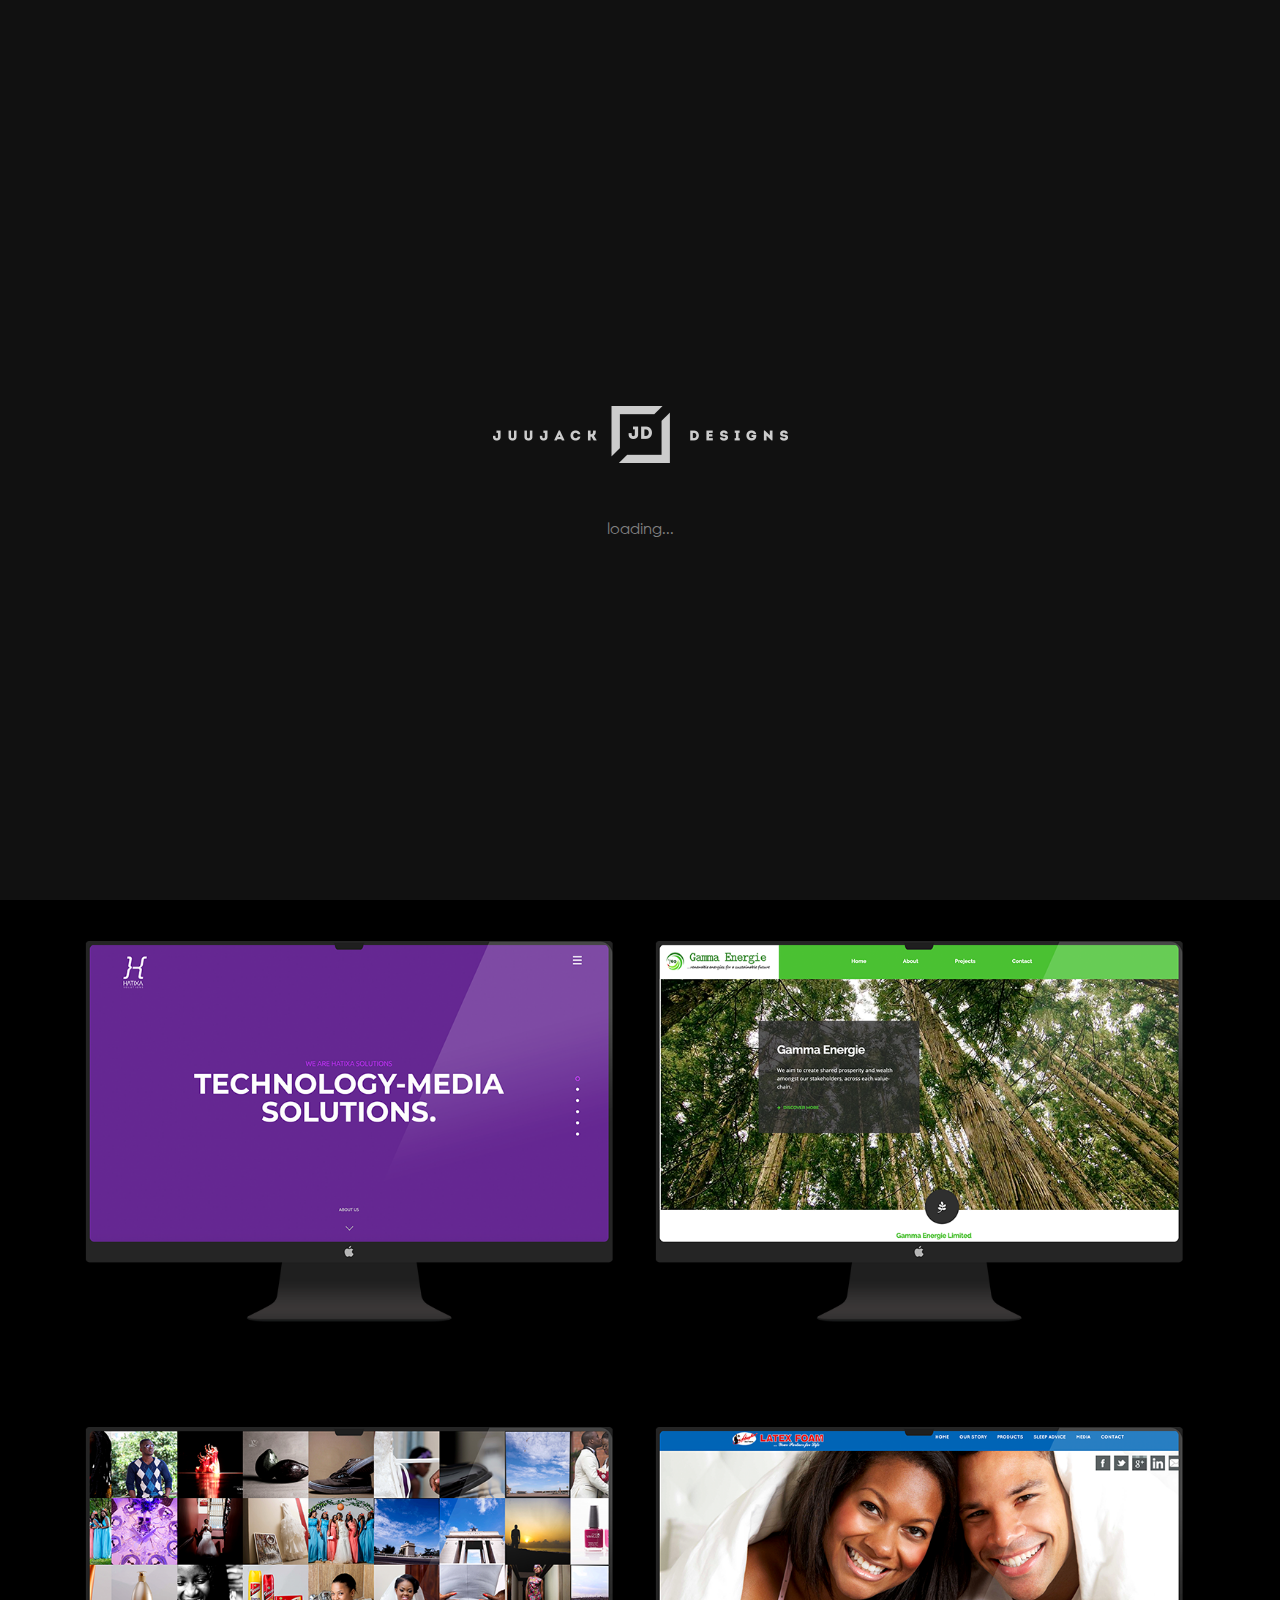
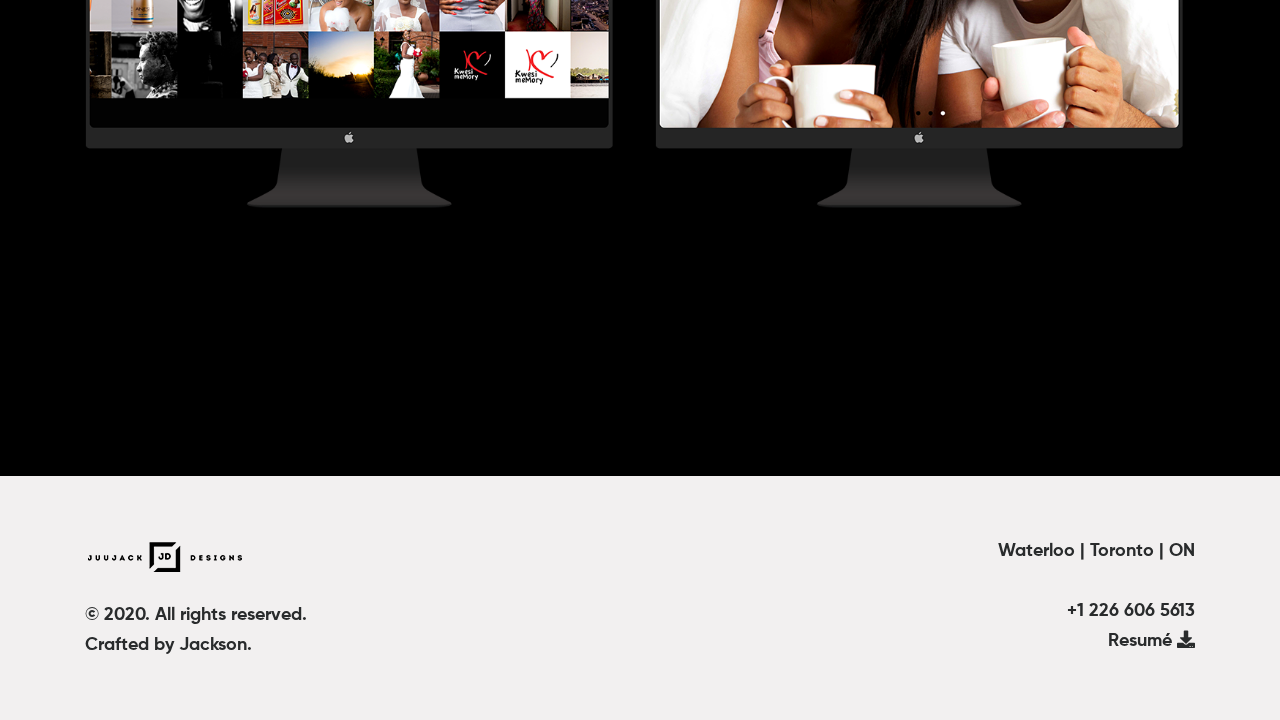
<file: websites.html>
<!DOCTYPE html><html lang="en"><head><title>Websites</title><meta charset="UTF-8"><meta name="description" content="Jackson Portfolio"><meta name="keywords" content="personal, portfolio"><meta name="viewport" content="width=device-width, initial-scale=1.0"><link rel="stylesheet" href="css/style.css"/><!--[if lt IE 9]> <script src="https://oss.maxcdn.com/html5shiv/3.7.2/html5shiv.min.js"></script> <script src="https://oss.maxcdn.com/respond/1.4.2/respond.min.js"></script> <![endif]--><link rel="shortcut icon" href="img/favicon.ico"><link rel="stylesheet" href="icon-fonts/fontawesome-5.0.6/css/fontawesome-all.min.css"/><link rel="stylesheet" href="font/stylesheet.css"/><link rel="stylesheet" type="text/css" href="icon-fonts/flaticon/flaticon.css" /></head><body class=""><div id="preloader"><div class="loading-area"><div class="logo"><img src="img/logo-jd.png" alt=""></div> <span>loading...</span></div><div class="left-side"></div><div class="right-side"></div></div><div class="page-overlay"><div class="page-transition"></div></div><main> <header class="whitev"> <a href="index.html" class="logo" data-type="ajax-load"> <img src="img/logo-jd.png"> </a><div class="nav-icon"> <span></span> <span></span> <span></span></div> </header> <header class="black"> <a href="index.html" class="logo" data-type="ajax-load"> <img src="img/logo-jd.png"> </a><div class="nav-icon"> <span></span> <span></span> <span></span></div> </header><div class="say-hello"> <a href="mailto:onyeka.jackson@gmail.com">Say Hello</a></div><div class="social fix"><ul><li><a href="https://www.linkedin.com/in/jacksononyeka/" target="_blank"><i class="fab fa-linkedin" aria-hidden="true"></i></a></li></ul></div><div class="uptotop"> <svg class="down-arrow" xmlns="http://www.w3.org/2000/svg" width="14.486" height="18.412" viewBox="0 0 14.486 18.412" fill="#000"> <path d="M7.073,26.241h0L0,19.172l1.414-1.415,4.829,4.829V8h2V22.586l4.829-4.829,1.415,1.415-7.241,7.24Z" transform="translate(0 -8)"/> </svg></div><div class="full-menu"><div class="row"><div class="col-lg-8 left-content"><div class="logo"> <img src="img/logo-footer.png"></div><div class="outter"><div class="inner"><div class="container"><ul class="site-menu"><li><a href="index.html" data-type="ajax-load">Home.</a></li><li><a href="product-design-Jackson.pdf" data-type="ajax-load" target="_blank">Resume.</a></li></ul></div></div></div></div><div class="col-lg-4 right-content"><div class="close-icon"> <img src="img/cancel.png"></div><div class="outter"><div class="inner"><ul><li>Contact Me</li><li><a href="mailto:onyeka.jackson@gmail.com">onyeka.jackson@gmail.com</a></li><li>Tel. +1 226 606 5613</li></ul><ul class="social-links"><li>Connect</li><li><a href="https://www.linkedin.com/in/jacksononyeka/" target="_blank">Linkedin.</a></li></ul></div></div></div></div></div><div class="hero work-content"><div class="outter"><div class="inner"><div class="container text-center"><h2 class="article-title">Websites</h2><ul class="entry-data"><li><a href=""></a></li></ul></div></div></div><div class="hero-image" style="background-image:url(img/works/work-3/hero.jpg)"></div></div> <article><div class="container"><div class="row project-info"><div class="col-lg-6 image-wide-thumbnail"> <a href="http://hatixasolutions.com/" data-type="ajax-load" class="next-content" target="_blank"><h4 class="title link-title">Hatixasolutions.com</h4> <img src="img/works/work-3/02.png"></a></div><div class="col-lg-6 image-wide-thumbnail"> <a href="http://gammaenergie.com/" data-type="ajax-load" class="next-content" target="_blank"><h4 class="title link-title">Gammaenergie.com</h4> <img src="img/works/work-3/03.png"></a></div><div class="col-lg-6 image-wide-thumbnail top_45"> <a href="http://kwesimemory.com/" data-type="ajax-load" class="next-content" target="_blank"><h4 class="title link-title">kwesimemory.com</h4> <img src="img/works/work-3/04.png"></a></div><div class="col-lg-6 image-wide-thumbnail top_45"> <a href="https://www.latexfoamghana.com/" data-type="ajax-load" class="next-content" target="_blank"><h4 class="title link-title">latexfoamgh.com</h4> <img src="img/works/work-3/05.png"></a></div></div></div> </article> <a href="branding.html" data-type="ajax-load" class="col-lg-12 next-content text-center padbot_90"><div class="link-subtitle">Next Content</div><div class="link-title">Branding.</div> </a> <footer><div class="container"><div class="row"><div class="col-lg-6 col-md-6 col-sm-12"> <img src="img/logo-footer.png" alt=""> <br> <br><p>© 2020. All rights reserved.<br> Crafted by Jackson.</p></div><div class="col-lg-6 col-md-6 col-sm-12 footer-info"><p>Waterloo | Toronto | ON<br><br> +1 226 606 5613<br> <a href="product-design-Jackson.pdf" style="color: #292b2c;" target="_blank">Resumé <i class="fa fa-download" aria-hidden="true"></i></a></p></div></div></div> </footer> </main> <script src="js/jquery-2.1.4.min.js"></script> <script src="js/plugins.js"></script> <script src="js/main.js"></script> </body></html>
</file>
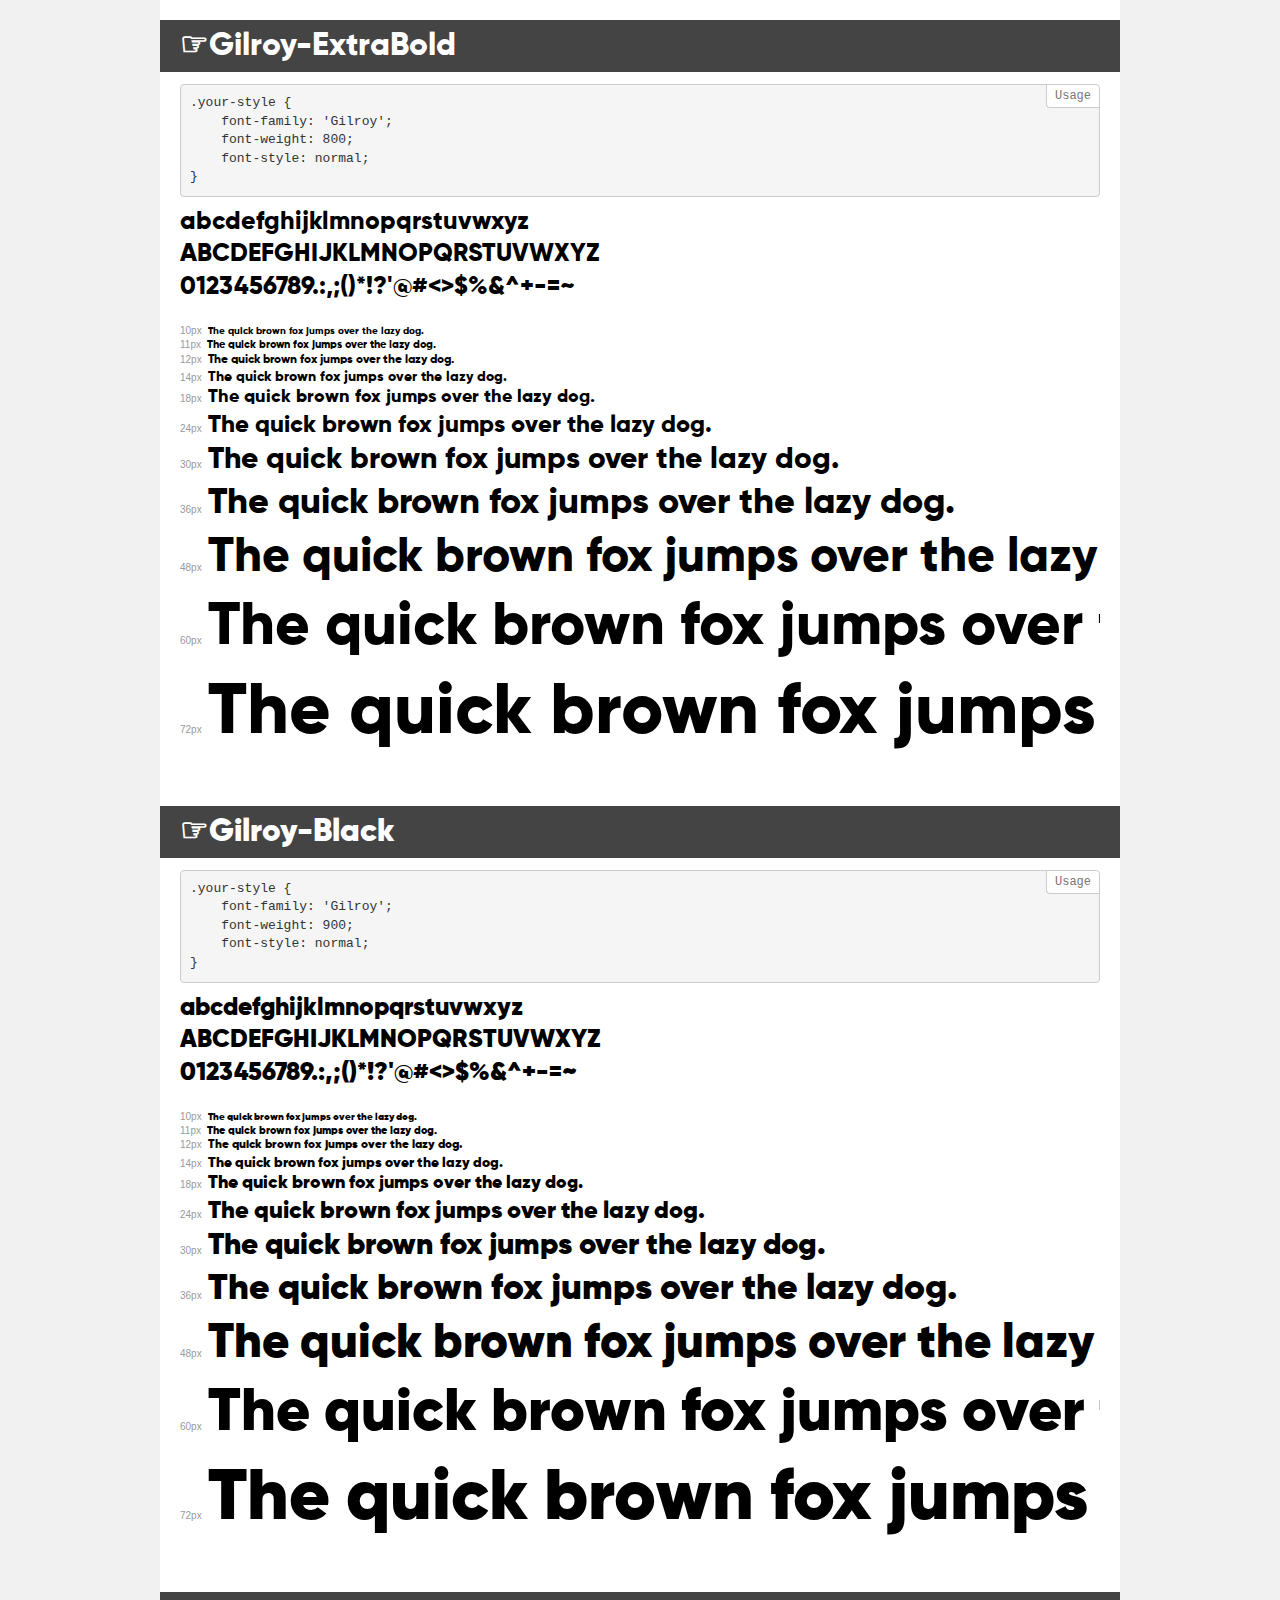
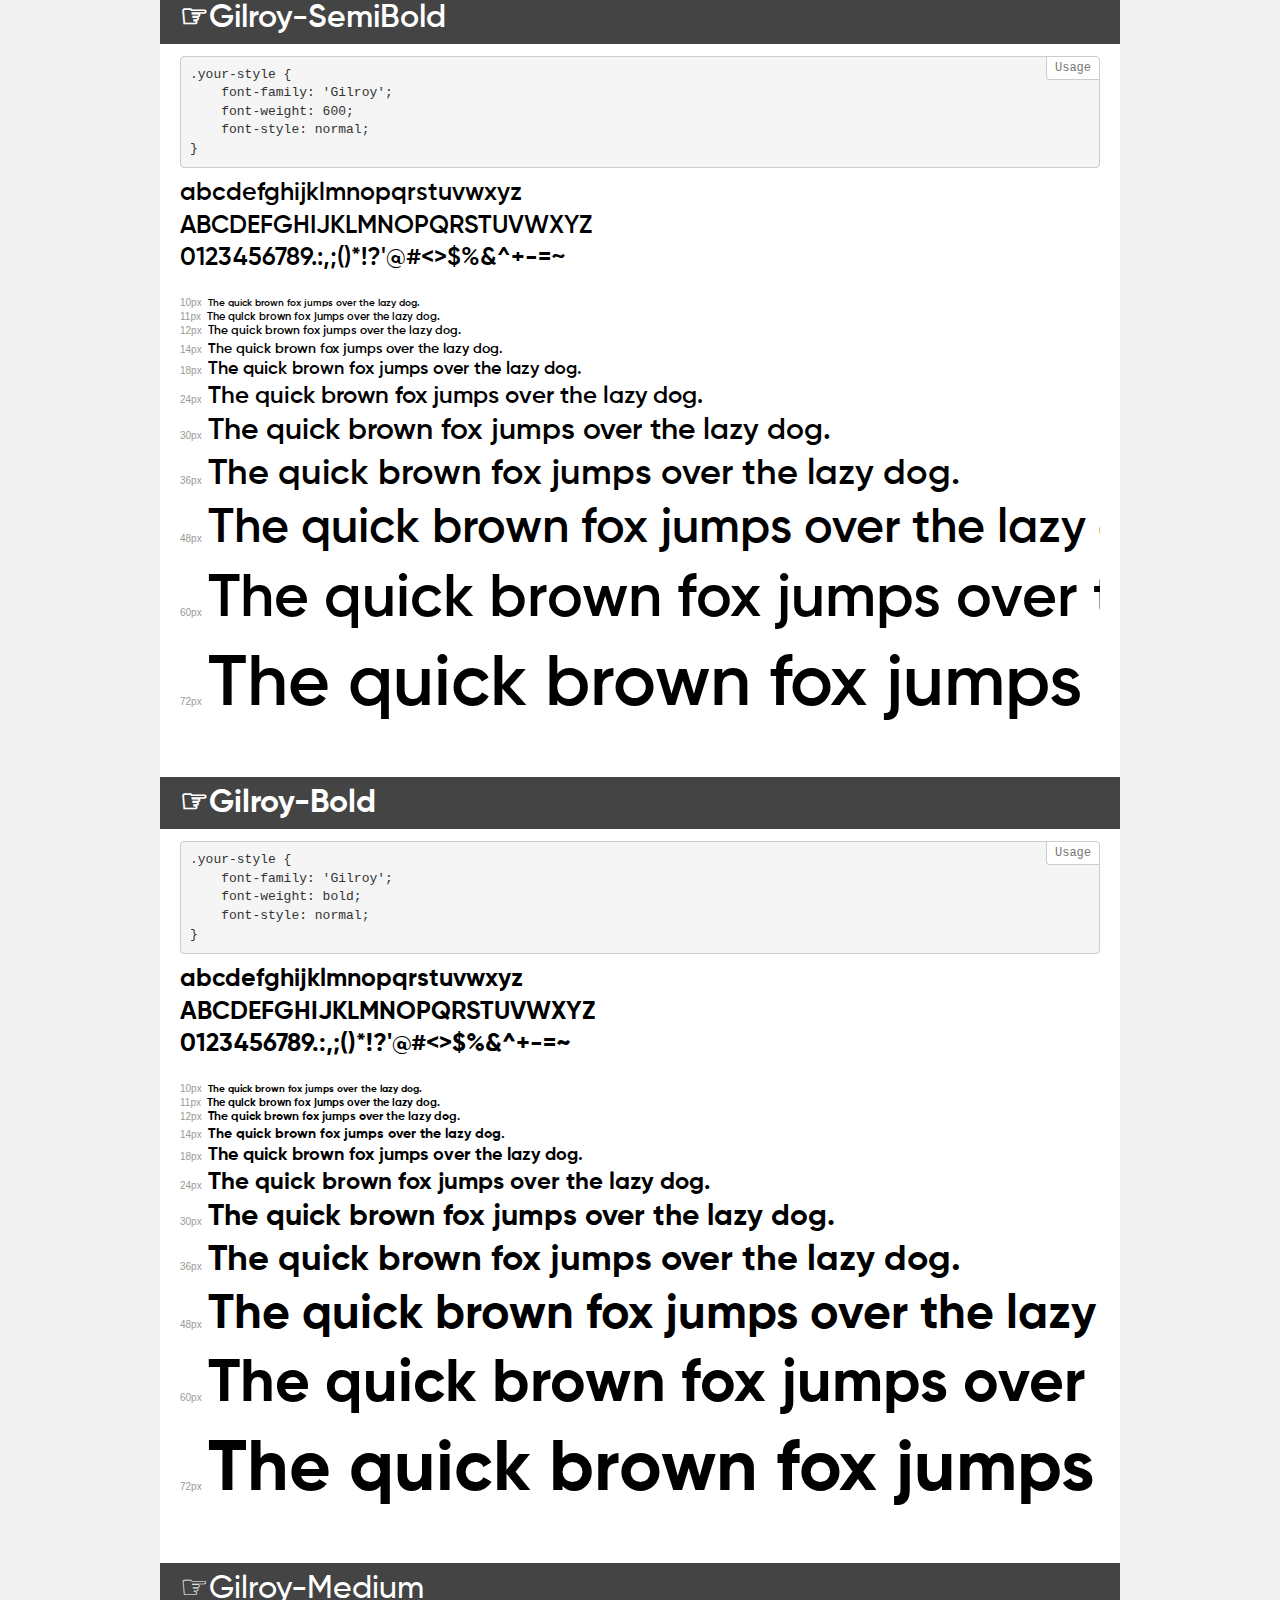
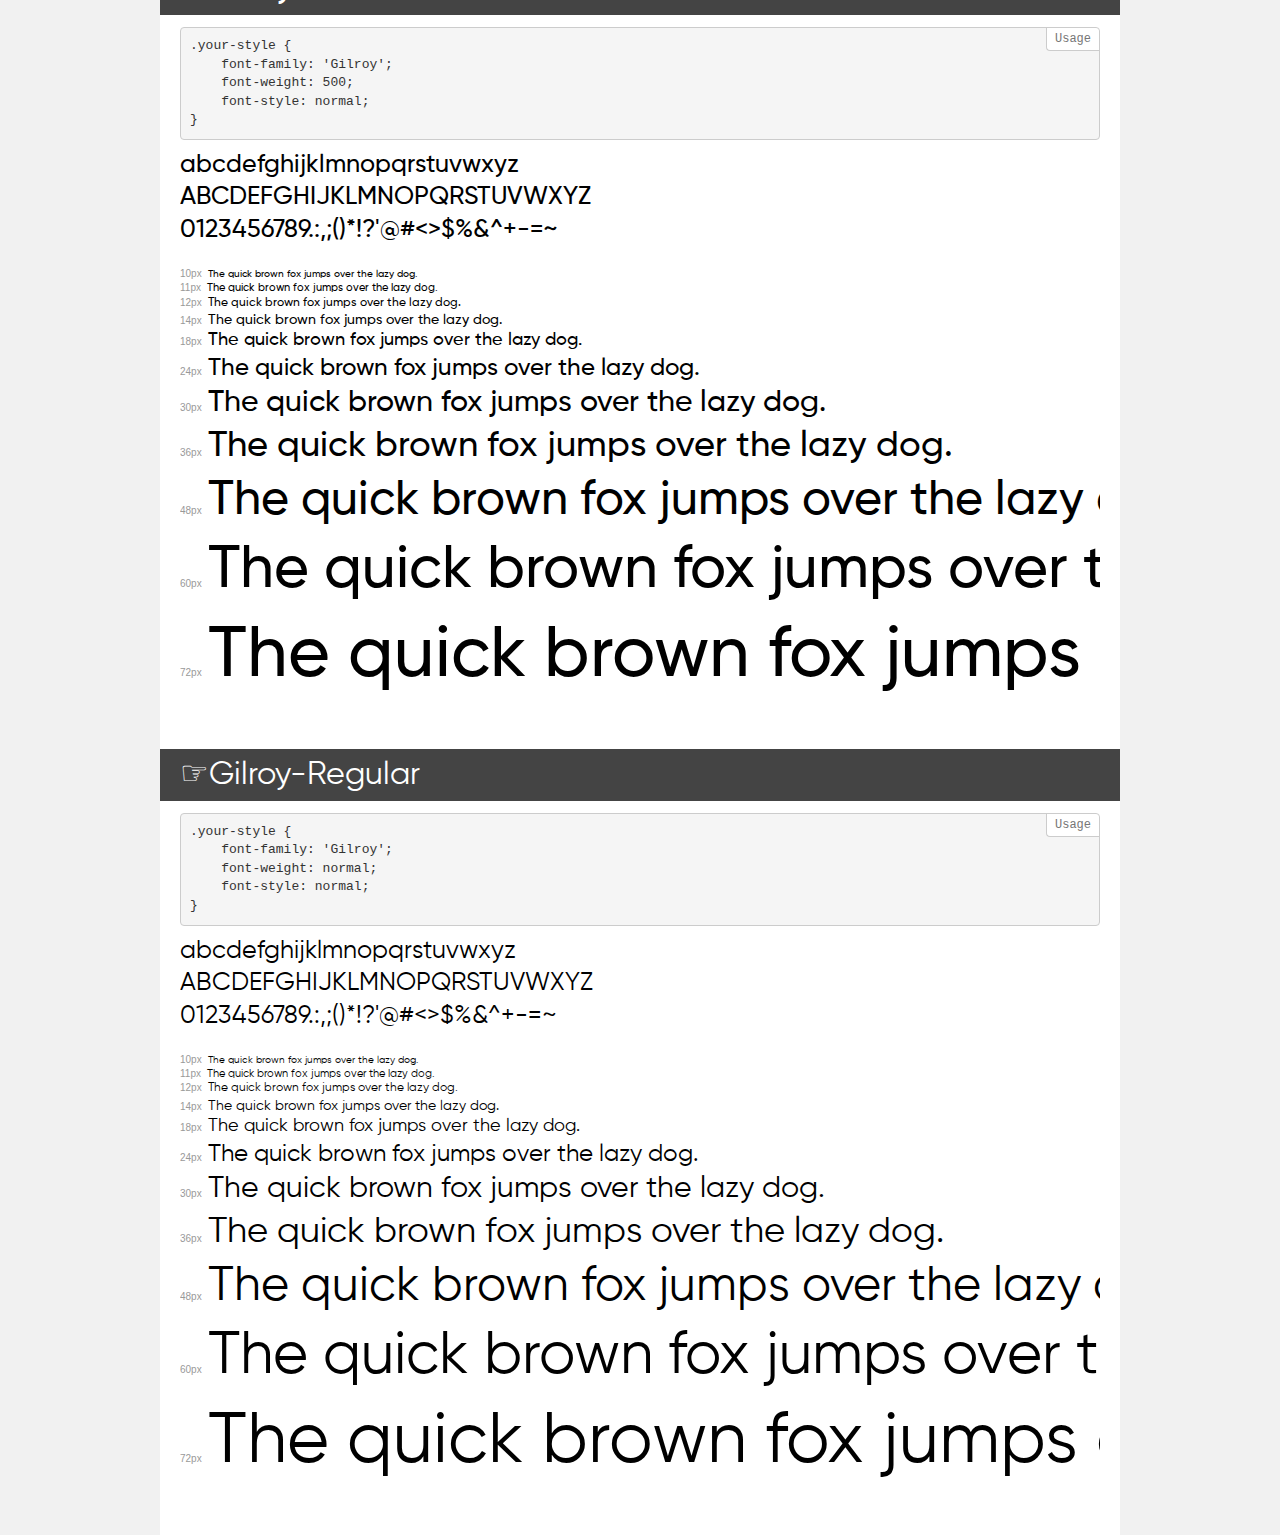
<file: font/demo.html>
<!DOCTYPE html>
<html>
<head>
    <meta charset="utf-8">
    <meta http-equiv="X-UA-Compatible" content="IE=edge">
    <meta name="viewport" content="width=device-width, initial-scale=1">
    <meta name="robots" content="noindex, noarchive">
    <meta name="format-detection" content="telephone=no">
    <title>Transfonter demo</title>
    <link href="stylesheet.css" rel="stylesheet">
    <style>
        /*
        http://meyerweb.com/eric/tools/css/reset/
        v2.0 | 20110126
        License: none (public domain)
        */
        html, body, div, span, applet, object, iframe,
        h1, h2, h3, h4, h5, h6, p, blockquote, pre,
        a, abbr, acronym, address, big, cite, code,
        del, dfn, em, img, ins, kbd, q, s, samp,
        small, strike, strong, sub, sup, tt, var,
        b, u, i, center,
        dl, dt, dd, ol, ul, li,
        fieldset, form, label, legend,
        table, caption, tbody, tfoot, thead, tr, th, td,
        article, aside, canvas, details, embed,
        figure, figcaption, footer, header, hgroup,
        menu, nav, output, ruby, section, summary,
        time, mark, audio, video {
            margin: 0;
            padding: 0;
            border: 0;
            font-size: 100%;
            font: inherit;
            vertical-align: baseline;
        }
        /* HTML5 display-role reset for older browsers */
        article, aside, details, figcaption, figure,
        footer, header, hgroup, menu, nav, section {
            display: block;
        }
        body {
            line-height: 1;
        }
        ol, ul {
            list-style: none;
        }
        blockquote, q {
            quotes: none;
        }
        blockquote:before, blockquote:after,
        q:before, q:after {
            content: '';
            content: none;
        }
        table {
            border-collapse: collapse;
            border-spacing: 0;
        }
        /* common styles */
        body {
            background: #f1f1f1;
            color: #000;
        }
        .page {
            background: #fff;
            width: 920px;
            margin: 0 auto;
            padding: 20px 20px 0 20px;
            overflow: hidden;
        }
        .font-container {
            overflow-x: auto;
            overflow-y: hidden;
            margin-bottom: 40px;
            line-height: 1.3;
            white-space: nowrap;
            padding-bottom: 5px;
        }
        h1 {
            position: relative;
            background: #444;
            font-size: 32px;
            color: #fff;
            padding: 10px 20px;
            margin: 0 -20px 12px -20px;
        }
        .letters {
            font-size: 25px;
            margin-bottom: 20px;
        }
        .s10:before {
            content: '10px';
        }
        .s11:before {
            content: '11px';
        }
        .s12:before {
            content: '12px';
        }
        .s14:before {
            content: '14px';
        }
        .s18:before {
            content: '18px';
        }
        .s24:before {
            content: '24px';
        }
        .s30:before {
            content: '30px';
        }
        .s36:before {
            content: '36px';
        }
        .s48:before {
            content: '48px';
        }
        .s60:before {
            content: '60px';
        }
        .s72:before {
            content: '72px';
        }
        .s10:before, .s11:before, .s12:before, .s14:before,
        .s18:before, .s24:before, .s30:before, .s36:before,
        .s48:before, .s60:before, .s72:before {
            font-family: Arial, sans-serif;
            font-size: 10px;
            font-weight: normal;
            font-style: normal;
            color: #999;
            padding-right: 6px;
        }
        pre {
            display: block;
            position: relative;
            padding: 9px;
            margin: 0 0 10px;
            font-family: Monaco, Menlo, Consolas, "Courier New", monospace !important;
            font-size: 13px;
            line-height: 1.428571429;
            color: #333;
            font-weight: normal !important;
            font-style: normal !important;
            background-color: #f5f5f5;
            border: 1px solid #ccc;
            overflow-x: auto;
            border-radius: 4px;
        }
        pre:after {
            display: block;
            position: absolute;
            right: 0;
            top: 0;
            content: 'Usage';
            line-height: 1;
            padding: 5px 8px;
            font-size: 12px;
            color: #767676;
            background-color: #fff;
            border: 1px solid #ccc;
            border-right: none;
            border-top: none;
            border-radius: 0 4px 0 4px;
            z-index: 10;
        }
        /* responsive */
        @media (max-width: 959px) {
            .page {
                width: auto;
                margin: 0;
            }
        }
    </style>
</head>
<body>
<div class="page">
    <div class="demo" style="font-family: 'Gilroy'; font-weight: 800; font-style: normal;">
        <h1>☞Gilroy-ExtraBold</h1>
        <pre>.your-style {
    font-family: 'Gilroy';
    font-weight: 800;
    font-style: normal;
}</pre>
        <div class="font-container">
            <p class="letters">
                abcdefghijklmnopqrstuvwxyz<br>
ABCDEFGHIJKLMNOPQRSTUVWXYZ<br>
                0123456789.:,;()*!?'@#<>$%&^+-=~
            </p>
            <p class="s10" style="font-size: 10px;">The quick brown fox jumps over the lazy dog.</p>
            <p class="s11" style="font-size: 11px;">The quick brown fox jumps over the lazy dog.</p>
            <p class="s12" style="font-size: 12px;">The quick brown fox jumps over the lazy dog.</p>
            <p class="s14" style="font-size: 14px;">The quick brown fox jumps over the lazy dog.</p>
            <p class="s18" style="font-size: 18px;">The quick brown fox jumps over the lazy dog.</p>
            <p class="s24" style="font-size: 24px;">The quick brown fox jumps over the lazy dog.</p>
            <p class="s30" style="font-size: 30px;">The quick brown fox jumps over the lazy dog.</p>
            <p class="s36" style="font-size: 36px;">The quick brown fox jumps over the lazy dog.</p>
            <p class="s48" style="font-size: 48px;">The quick brown fox jumps over the lazy dog.</p>
            <p class="s60" style="font-size: 60px;">The quick brown fox jumps over the lazy dog.</p>
            <p class="s72" style="font-size: 72px;">The quick brown fox jumps over the lazy dog.</p>
        </div>
    </div>
    <div class="demo" style="font-family: 'Gilroy'; font-weight: 900; font-style: normal;">
        <h1>☞Gilroy-Black</h1>
        <pre>.your-style {
    font-family: 'Gilroy';
    font-weight: 900;
    font-style: normal;
}</pre>
        <div class="font-container">
            <p class="letters">
                abcdefghijklmnopqrstuvwxyz<br>
ABCDEFGHIJKLMNOPQRSTUVWXYZ<br>
                0123456789.:,;()*!?'@#<>$%&^+-=~
            </p>
            <p class="s10" style="font-size: 10px;">The quick brown fox jumps over the lazy dog.</p>
            <p class="s11" style="font-size: 11px;">The quick brown fox jumps over the lazy dog.</p>
            <p class="s12" style="font-size: 12px;">The quick brown fox jumps over the lazy dog.</p>
            <p class="s14" style="font-size: 14px;">The quick brown fox jumps over the lazy dog.</p>
            <p class="s18" style="font-size: 18px;">The quick brown fox jumps over the lazy dog.</p>
            <p class="s24" style="font-size: 24px;">The quick brown fox jumps over the lazy dog.</p>
            <p class="s30" style="font-size: 30px;">The quick brown fox jumps over the lazy dog.</p>
            <p class="s36" style="font-size: 36px;">The quick brown fox jumps over the lazy dog.</p>
            <p class="s48" style="font-size: 48px;">The quick brown fox jumps over the lazy dog.</p>
            <p class="s60" style="font-size: 60px;">The quick brown fox jumps over the lazy dog.</p>
            <p class="s72" style="font-size: 72px;">The quick brown fox jumps over the lazy dog.</p>
        </div>
    </div>
    <div class="demo" style="font-family: 'Gilroy'; font-weight: 600; font-style: normal;">
        <h1>☞Gilroy-SemiBold</h1>
        <pre>.your-style {
    font-family: 'Gilroy';
    font-weight: 600;
    font-style: normal;
}</pre>
        <div class="font-container">
            <p class="letters">
                abcdefghijklmnopqrstuvwxyz<br>
ABCDEFGHIJKLMNOPQRSTUVWXYZ<br>
                0123456789.:,;()*!?'@#<>$%&^+-=~
            </p>
            <p class="s10" style="font-size: 10px;">The quick brown fox jumps over the lazy dog.</p>
            <p class="s11" style="font-size: 11px;">The quick brown fox jumps over the lazy dog.</p>
            <p class="s12" style="font-size: 12px;">The quick brown fox jumps over the lazy dog.</p>
            <p class="s14" style="font-size: 14px;">The quick brown fox jumps over the lazy dog.</p>
            <p class="s18" style="font-size: 18px;">The quick brown fox jumps over the lazy dog.</p>
            <p class="s24" style="font-size: 24px;">The quick brown fox jumps over the lazy dog.</p>
            <p class="s30" style="font-size: 30px;">The quick brown fox jumps over the lazy dog.</p>
            <p class="s36" style="font-size: 36px;">The quick brown fox jumps over the lazy dog.</p>
            <p class="s48" style="font-size: 48px;">The quick brown fox jumps over the lazy dog.</p>
            <p class="s60" style="font-size: 60px;">The quick brown fox jumps over the lazy dog.</p>
            <p class="s72" style="font-size: 72px;">The quick brown fox jumps over the lazy dog.</p>
        </div>
    </div>
    <div class="demo" style="font-family: 'Gilroy'; font-weight: bold; font-style: normal;">
        <h1>☞Gilroy-Bold</h1>
        <pre>.your-style {
    font-family: 'Gilroy';
    font-weight: bold;
    font-style: normal;
}</pre>
        <div class="font-container">
            <p class="letters">
                abcdefghijklmnopqrstuvwxyz<br>
ABCDEFGHIJKLMNOPQRSTUVWXYZ<br>
                0123456789.:,;()*!?'@#<>$%&^+-=~
            </p>
            <p class="s10" style="font-size: 10px;">The quick brown fox jumps over the lazy dog.</p>
            <p class="s11" style="font-size: 11px;">The quick brown fox jumps over the lazy dog.</p>
            <p class="s12" style="font-size: 12px;">The quick brown fox jumps over the lazy dog.</p>
            <p class="s14" style="font-size: 14px;">The quick brown fox jumps over the lazy dog.</p>
            <p class="s18" style="font-size: 18px;">The quick brown fox jumps over the lazy dog.</p>
            <p class="s24" style="font-size: 24px;">The quick brown fox jumps over the lazy dog.</p>
            <p class="s30" style="font-size: 30px;">The quick brown fox jumps over the lazy dog.</p>
            <p class="s36" style="font-size: 36px;">The quick brown fox jumps over the lazy dog.</p>
            <p class="s48" style="font-size: 48px;">The quick brown fox jumps over the lazy dog.</p>
            <p class="s60" style="font-size: 60px;">The quick brown fox jumps over the lazy dog.</p>
            <p class="s72" style="font-size: 72px;">The quick brown fox jumps over the lazy dog.</p>
        </div>
    </div>
    <div class="demo" style="font-family: 'Gilroy'; font-weight: 500; font-style: normal;">
        <h1>☞Gilroy-Medium</h1>
        <pre>.your-style {
    font-family: 'Gilroy';
    font-weight: 500;
    font-style: normal;
}</pre>
        <div class="font-container">
            <p class="letters">
                abcdefghijklmnopqrstuvwxyz<br>
ABCDEFGHIJKLMNOPQRSTUVWXYZ<br>
                0123456789.:,;()*!?'@#<>$%&^+-=~
            </p>
            <p class="s10" style="font-size: 10px;">The quick brown fox jumps over the lazy dog.</p>
            <p class="s11" style="font-size: 11px;">The quick brown fox jumps over the lazy dog.</p>
            <p class="s12" style="font-size: 12px;">The quick brown fox jumps over the lazy dog.</p>
            <p class="s14" style="font-size: 14px;">The quick brown fox jumps over the lazy dog.</p>
            <p class="s18" style="font-size: 18px;">The quick brown fox jumps over the lazy dog.</p>
            <p class="s24" style="font-size: 24px;">The quick brown fox jumps over the lazy dog.</p>
            <p class="s30" style="font-size: 30px;">The quick brown fox jumps over the lazy dog.</p>
            <p class="s36" style="font-size: 36px;">The quick brown fox jumps over the lazy dog.</p>
            <p class="s48" style="font-size: 48px;">The quick brown fox jumps over the lazy dog.</p>
            <p class="s60" style="font-size: 60px;">The quick brown fox jumps over the lazy dog.</p>
            <p class="s72" style="font-size: 72px;">The quick brown fox jumps over the lazy dog.</p>
        </div>
    </div>
    <div class="demo" style="font-family: 'Gilroy'; font-weight: normal; font-style: normal;">
        <h1>☞Gilroy-Regular</h1>
        <pre>.your-style {
    font-family: 'Gilroy';
    font-weight: normal;
    font-style: normal;
}</pre>
        <div class="font-container">
            <p class="letters">
                abcdefghijklmnopqrstuvwxyz<br>
ABCDEFGHIJKLMNOPQRSTUVWXYZ<br>
                0123456789.:,;()*!?'@#<>$%&^+-=~
            </p>
            <p class="s10" style="font-size: 10px;">The quick brown fox jumps over the lazy dog.</p>
            <p class="s11" style="font-size: 11px;">The quick brown fox jumps over the lazy dog.</p>
            <p class="s12" style="font-size: 12px;">The quick brown fox jumps over the lazy dog.</p>
            <p class="s14" style="font-size: 14px;">The quick brown fox jumps over the lazy dog.</p>
            <p class="s18" style="font-size: 18px;">The quick brown fox jumps over the lazy dog.</p>
            <p class="s24" style="font-size: 24px;">The quick brown fox jumps over the lazy dog.</p>
            <p class="s30" style="font-size: 30px;">The quick brown fox jumps over the lazy dog.</p>
            <p class="s36" style="font-size: 36px;">The quick brown fox jumps over the lazy dog.</p>
            <p class="s48" style="font-size: 48px;">The quick brown fox jumps over the lazy dog.</p>
            <p class="s60" style="font-size: 60px;">The quick brown fox jumps over the lazy dog.</p>
            <p class="s72" style="font-size: 72px;">The quick brown fox jumps over the lazy dog.</p>
        </div>
    </div>
</div>
</body>
</html>
</file>
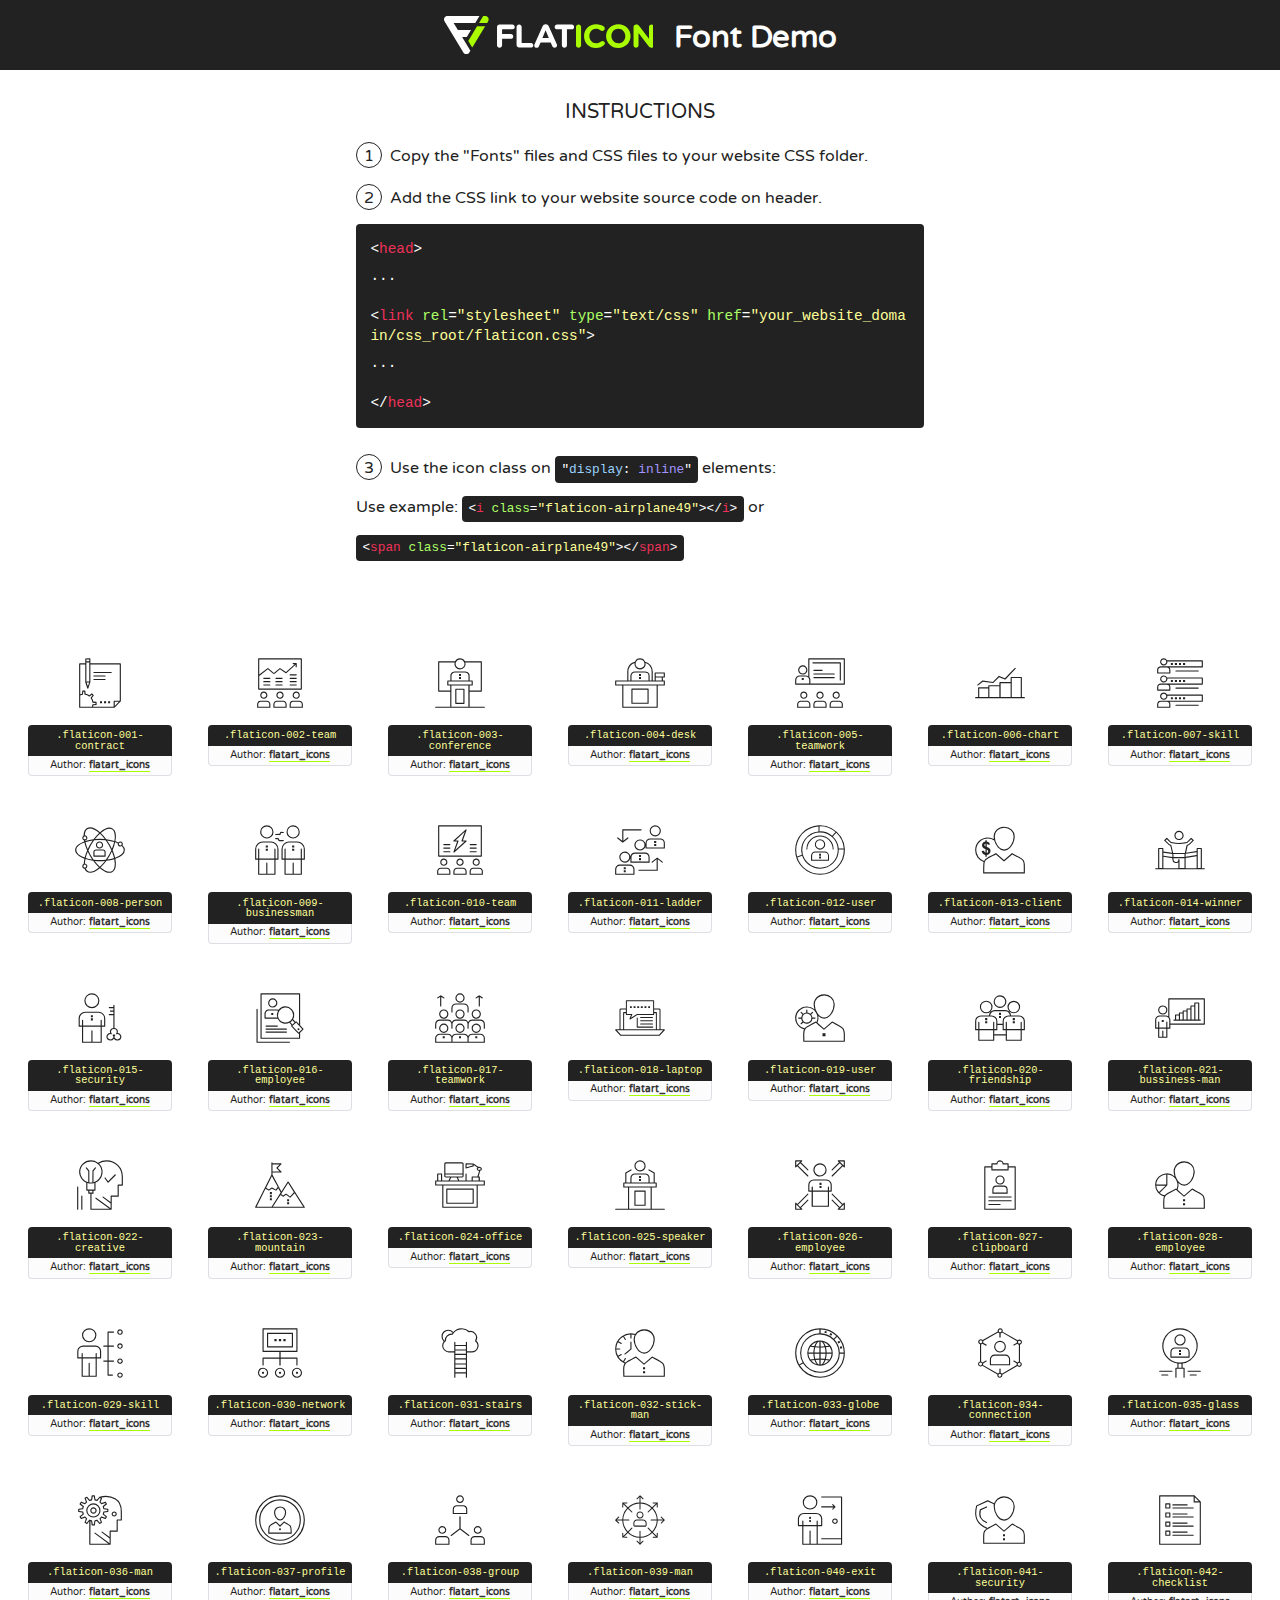
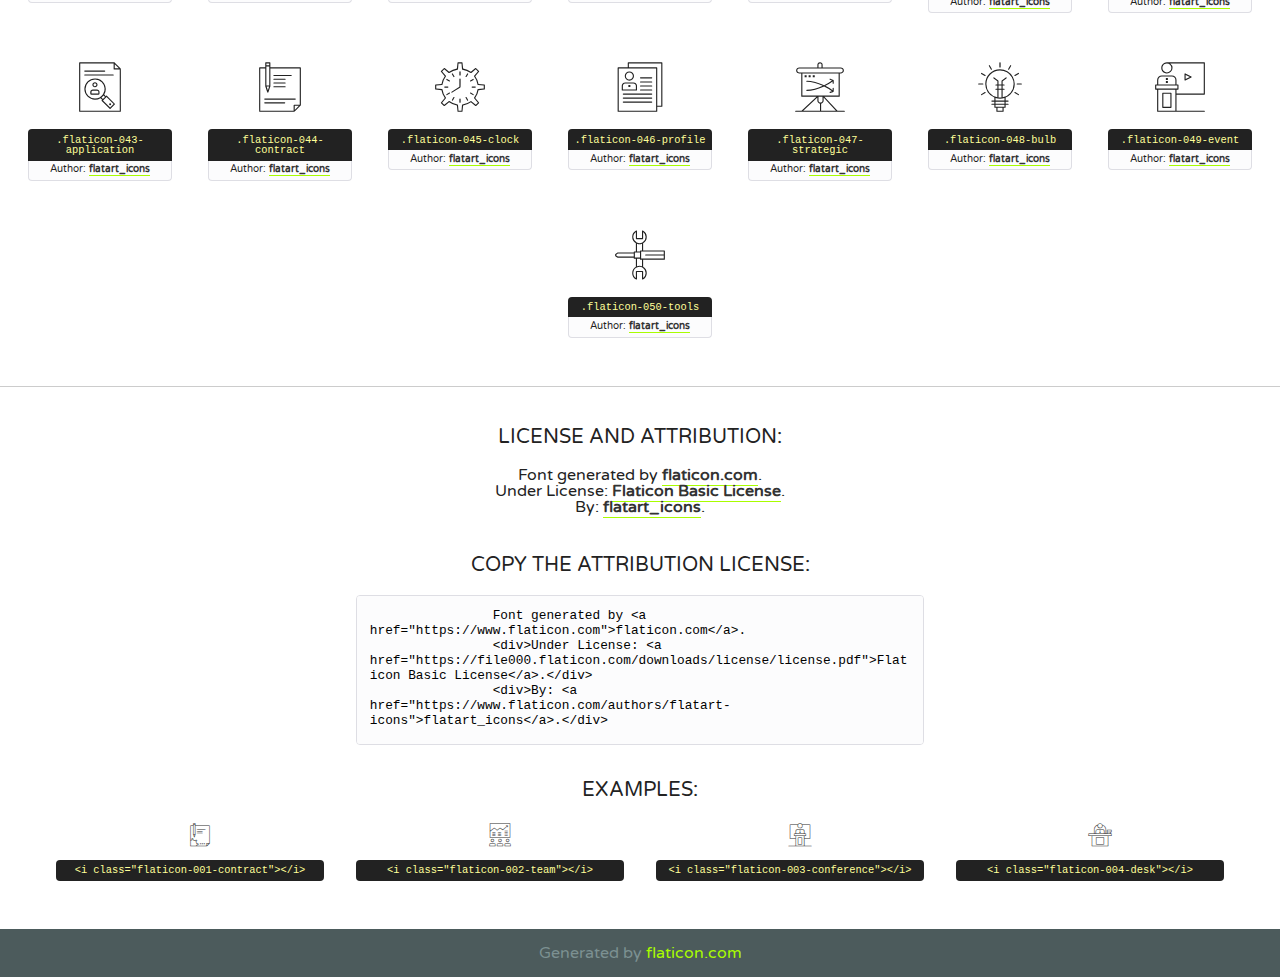
<file: icon-fonts/flaticon/flaticon.html>
<!DOCTYPE html>
<!--
  Flaticon icon font: Flaticon
  Creation date: 27/09/2019 07:05
-->
<html>
    <!DOCTYPE html>

    <head>
        <title>Flaticon WebFont</title>
        <link href="http://fonts.googleapis.com/css?family=Varela+Round" rel="stylesheet" type="text/css" />
        <link rel="stylesheet" type="text/css" href="flaticon.css">
        <meta charset="UTF-8">
        <style>
            html, body, div, span, applet, object, iframe,
            h1, h2, h3, h4, h5, h6, p, blockquote, pre,
            a, abbr, acronym, address, big, cite, code,
            del, dfn, em, img, ins, kbd, q, s, samp,
            small, strike, strong, sub, sup, tt, var,
            b, u, i, center,
            dl, dt, dd, ol, ul, li,
            fieldset, form, label, legend,
            table, caption, tbody, tfoot, thead, tr, th, td,
            article, aside, canvas, details, embed,
            figure, figcaption, footer, header, hgroup,
            menu, nav, output, ruby, section, summary,
            time, mark, audio, video {
                margin: 0;
                padding: 0;
                border: 0;
                font-size: 100%;
                font: inherit;
                vertical-align: baseline;
            }
            /* HTML5 display-role reset for older browsers */
            article, aside, details, figcaption, figure,
            footer, header, hgroup, menu, nav, section {
                display: block;
            }
            body {
                line-height: 1;
            }
            ol, ul {
                list-style: none;
            }
            blockquote, q {
                quotes: none;
            }
            blockquote:before, blockquote:after,
            q:before, q:after {
                content: '';
                content: none;
            }
            table {
                border-collapse: collapse;
                border-spacing: 0;
            }
            body {
                font-family: 'Varela Round', Helvetica, Arial, sans-serif;
                font-size: 16px;
                color: #222;
            }
            a {
                color: #333;
                border-bottom: 1px solid #a9fd00;
                font-weight: bold;
                text-decoration: none;
            }
            * {
                -moz-box-sizing: border-box;
                -webkit-box-sizing: border-box;
                box-sizing: border-box;
                margin: 0;
                padding: 0;
            }
            [class^="flaticon-"]:before, [class*=" flaticon-"]:before, [class^="flaticon-"]:after, [class*=" flaticon-"]:after {
                font-family: Flaticon;
                font-size: 30px;
                font-style: normal;
                margin-left: 20px;
                color: #333;
            }
            .wrapper {
                max-width: 600px;
                margin: auto;
                padding: 0 1em;
            }
            .title {
                font-size: 1.25em;
                text-align: center;
                margin-bottom: 1em;
                text-transform: uppercase;
            }
            header {
                text-align: center;
                background-color: #222;
                color: #fff;
                padding: 1em;
            }
            header .logo {
                width: 210px;
                height: 38px;
                display: inline-block;
                vertical-align: middle;
                margin-right: 1em;
                border: none;
            }
            header strong {
                font-size: 1.95em;
                font-weight: bold;
                vertical-align: middle;
                margin-top: 5px;
                display: inline-block;
            }
            .demo {
                margin: 2em auto;
                line-height: 1.25em;
            }
            .demo ul li {
                margin-bottom: 1em;
            }
            .demo ul li .num {
                color: #222;
                border-radius: 20px;
                display: inline-block;
                width: 26px;
                padding: 3px;
                height: 26px;
                text-align: center;
                margin-right: 0.5em;
                border: 1px solid #222;
            }
            .demo ul li code {
                background-color: #222;
                border-radius: 4px;
                padding: 0.25em 0.5em;
                display: inline-block;
                color: #fff;
                font-family: Consolas,Monaco,Lucida Console,Liberation Mono,DejaVu Sans Mono,Bitstream Vera Sans Mono,Courier New, monospace;
                font-weight: lighter;
                margin-top: 1em;
                font-size: 0.8em;
                word-break: break-all;
            }
            .demo ul li code.big {
                padding: 1em;
                font-size: 0.9em;
            }
            .demo ul li code .red {
                color: #EF3159;
            }
            .demo ul li code .green {
                color: #ACFF65;
            }
            .demo ul li code .yellow {
                color: #FFFF99;
            }
            .demo ul li code .blue {
                color: #99D3FF;
            }
            .demo ul li code .purple {
                color: #A295FF;
            }
            .demo ul li code .dots {
                margin-top: 0.5em;
                display: block;
            }
            #glyphs {
                border-bottom: 1px solid #ccc;
                padding: 2em 0;
                text-align: center;
            }
            .glyph {
                display: inline-block;
                width: 9em;
                margin: 1em;
                text-align: center;
                vertical-align: top;
                background: #FFF;
            }
            .glyph .glyph-icon {
                padding: 10px;
                display: block;
                font-family:"Flaticon";
                font-size: 64px;
                line-height: 1;
            }
            .glyph .glyph-icon:before {
                font-size: 64px;
                color: #222;
                margin-left: 0;
            }
            .class-name {
                font-size: 0.65em;
                background-color: #222;
                color: #fff;
                border-radius: 4px 4px 0 0;
                padding: 0.5em;
                color: #FFFF99;
                font-family: Consolas,Monaco,Lucida Console,Liberation Mono,DejaVu Sans Mono,Bitstream Vera Sans Mono,Courier New, monospace;
            }
            .author-name {
                font-size: 0.6em;
                background-color: #fcfcfd;
                border: 1px solid #DEDEE4;
                border-top: 0;
                border-radius: 0 0 4px 4px;
                padding: 0.5em;
            }
            .class-name:last-child {
                font-size: 10px;
                color:#888;
            }
            .class-name:last-child a {
                font-size: 10px;
                color:#555;
            }
            .class-name:last-child a:hover {
                color:#a9fd00;
            }
            .glyph > input {
                display: block;
                width: 100px;
                margin: 5px auto;
                text-align: center;
                font-size: 12px;
                cursor: text;
            }
            .glyph > input.icon-input {
                font-family:"Flaticon";
                font-size: 16px;
                margin-bottom: 10px;
            }
            .attribution .title {
                margin-top: 2em;
            }
            .attribution textarea {
                background-color: #fcfcfd;
                padding: 1em;
                border: none;
                box-shadow: none;
                border: 1px solid #DEDEE4;
                border-radius: 4px;
                resize: none;
                width: 100%;
                height: 150px;
                font-size: 0.8em;
                font-family: Consolas,Monaco,Lucida Console,Liberation Mono,DejaVu Sans Mono,Bitstream Vera Sans Mono,Courier New, monospace;
                -webkit-appearance: none;
            }
            .iconsuse {
                margin: 2em auto;
                text-align: center;
                max-width: 1200px;
            }
            .iconsuse:after {
                content: '';
                display: table;
                clear: both;
            }
            .iconsuse .image {
                float: left;
                width: 25%;
                padding: 0 1em;
            }
            .iconsuse .image p {
                margin-bottom: 1em;
            }
            .iconsuse .image span {
                display: block;
                font-size: 0.65em;
                background-color: #222;
                color: #fff;
                border-radius: 4px;
                padding: 0.5em;
                color: #FFFF99;
                margin-top: 1em;
                font-family: Consolas,Monaco,Lucida Console,Liberation Mono,DejaVu Sans Mono,Bitstream Vera Sans Mono,Courier New, monospace;
            }
            #footer {
                text-align: center;
                background-color: #4C5B5C;
                color: #7c9192;
                padding: 1em;
            }
            #footer a {
                border: none;
                color: #a9fd00;
                font-weight: normal;
            }
            @media (max-width: 960px) {
                .iconsuse .image {
                    width: 50%;
                }
            }
            @media (max-width: 560px) {
                .iconsuse .image {
                    width: 100%;
                }
            }
            .attrDiv {

            }
        </style>
        <link rel="stylesheet" href="flaticon.css">
    </head>

    <body class="characters-off">
        <header>
            <a href="https://www.flaticon.com" target="_blank" class="logo">
                <svg version="1.1" xmlns="http://www.w3.org/2000/svg" xmlns:xlink="http://www.w3.org/1999/xlink" xmlns:a="http://ns.adobe.com/AdobeSVGViewerExtensions/3.0/" viewBox="0 0 560.875 102.036" enable-background="new 0 0 560.875 102.036" xml:space="preserve">
                        <defs>
                        </defs>
                        <g>
                            <g class="letters">
                                <path fill="#ffffff" d="M141.596,29.675c0-3.777,2.985-6.767,6.764-6.767h34.438c3.426,0,6.15,2.728,6.15,6.15
                                c0,3.43-2.724,6.149-6.15,6.149h-27.674v13.091h23.719c3.429,0,6.151,2.724,6.151,6.15c0,3.43-2.723,6.149-6.151,6.149h-23.719
                                v17.574c0,3.773-2.986,6.761-6.764,6.761c-3.779,0-6.764-2.989-6.764-6.761V29.675z"></path>
                                <path fill="#ffffff" d="M193.844,29.149c0-3.781,2.985-6.767,6.764-6.767c3.776,0,6.763,2.985,6.763,6.767v42.957h25.039
                                c3.426,0,6.149,2.726,6.149,6.153c0,3.425-2.723,6.15-6.149,6.15h-31.802c-3.779,0-6.764-2.986-6.764-6.768V29.149z"></path>
                                <path fill="#ffffff" d="M241.891,75.71l21.438-48.407c1.492-3.341,4.215-5.357,7.906-5.357h0.792
                                c3.686,0,6.323,2.017,7.815,5.357l21.439,48.407c0.436,0.967,0.701,1.845,0.701,2.723c0,3.602-2.809,6.501-6.414,6.501
                                c-3.161,0-5.269-1.845-6.499-4.655l-4.132-9.661h-27.059l-4.301,10.102c-1.144,2.631-3.426,4.214-6.237,4.214
                                c-3.517,0-6.24-2.81-6.24-6.325C241.1,77.64,241.451,76.677,241.891,75.71z M279.932,58.666l-8.521-20.297l-8.526,20.297H279.932
                                z"></path>
                                <path fill="#ffffff" d="M314.864,35.387H301.86c-3.429,0-6.239-2.813-6.239-6.238c0-3.429,2.811-6.24,6.239-6.24h39.533
                                c3.426,0,6.237,2.811,6.237,6.24c0,3.425-2.811,6.238-6.237,6.238h-13.001v42.785c0,3.773-2.99,6.761-6.764,6.761
                                c-3.779,0-6.764-2.989-6.764-6.761V35.387z"></path>
                                <path fill="#A9FD00" d="M352.615,29.149c0-3.781,2.985-6.767,6.767-6.767c3.774,0,6.761,2.985,6.761,6.767v49.024
                                c0,3.773-2.987,6.761-6.761,6.761c-3.781,0-6.767-2.989-6.767-6.761V29.149z"></path>
                                <path fill="#A9FD00" d="M374.132,53.836v-0.179c0-17.481,13.178-31.801,32.065-31.801c9.22,0,15.459,2.458,20.557,6.238
                                c1.402,1.054,2.637,2.985,2.637,5.357c0,3.692-2.985,6.59-6.681,6.59c-1.845,0-3.071-0.702-4.044-1.319
                                c-3.776-2.813-7.729-4.393-12.562-4.393c-10.364,0-17.831,8.611-17.831,19.154v0.173c0,10.542,7.291,19.329,17.831,19.329
                                c5.715,0,9.492-1.756,13.359-4.834c1.049-0.874,2.458-1.491,4.039-1.491c3.429,0,6.325,2.813,6.325,6.236
                                c0,2.106-1.056,3.78-2.282,4.834c-5.539,4.834-12.036,7.733-21.878,7.733C387.572,85.464,374.132,71.493,374.132,53.836z"></path>
                                <path fill="#A9FD00" d="M433.009,53.836v-0.179c0-17.481,13.79-31.801,32.766-31.801c18.981,0,32.592,14.143,32.592,31.628v0.173
                                c0,17.483-13.785,31.807-32.769,31.807C446.625,85.464,433.009,71.32,433.009,53.836z M484.224,53.836v-0.179
                                c0-10.539-7.725-19.326-18.626-19.326c-10.893,0-18.449,8.611-18.449,19.154v0.173c0,10.542,7.73,19.329,18.626,19.329
                                C476.676,72.986,484.224,64.378,484.224,53.836z"></path>
                                <path fill="#A9FD00" d="M506.233,29.321c0-3.774,2.99-6.763,6.767-6.763h1.401c3.252,0,5.183,1.583,7.029,3.953l26.093,34.265
                                V29.059c0-3.692,2.99-6.677,6.681-6.677c3.683,0,6.671,2.985,6.671,6.677v48.934c0,3.78-2.987,6.765-6.764,6.765h-0.436
                                c-3.257,0-5.188-1.581-7.034-3.953l-27.056-35.492v32.944c0,3.687-2.985,6.676-6.678,6.676c-3.683,0-6.673-2.989-6.673-6.676
                                V29.321z"></path>
                            </g>
                            <g class="insignia">
                                <path fill="#ffffff" d="M48.372,56.137h12.517l11.156-18.537H37.186L25.688,18.539h57.825L94.668,0H9.271
                                C5.925,0,2.842,1.801,1.198,4.716c-1.644,2.907-1.593,6.482,0.134,9.343l50.38,83.501c1.678,2.781,4.689,4.476,7.938,4.476
                                c3.246,0,6.257-1.695,7.935-4.476l2.898-4.804L48.372,56.137z"></path>
                                <g class="i">
                                    <path fill="#A9FD00" d="M93.575,18.539h0.031v0.004l21.652,0.004l2.705-4.488c1.727-2.861,1.778-6.436,0.133-9.343
                                    C116.454,1.801,113.371,0,110.026,0h-5.294L93.575,18.539z"></path>
                                    <polygon fill="#A9FD00" points="88.291,27.356 64.725,66.486 75.519,84.404 109.942,27.356"></polygon>
                                </g>
                            </g>
                        </g>
                    </svg>
            </a>
            <strong>Font Demo</strong>
        </header>

        <section class="demo wrapper">
            <p class="title">Instructions</p>
            <ul>
                <li>
                    <span class="num">1</span>Copy the "Fonts" files and CSS files to your website CSS folder.
                </li>
                <li>
                    <span class="num">2</span>Add the CSS link to your website source code on header.
                    <code class="big">
                        &lt;<span class="red">head</span>&gt;
                        <br/><span class="dots">...</span>
                        <br/>&lt;<span class="red">link</span> <span class="green">rel</span>=<span class="yellow">"stylesheet"</span> <span class="green">type</span>=<span class="yellow">"text/css"</span> <span class="green">href</span>=<span class="yellow">"your_website_domain/css_root/flaticon.css"</span>&gt;
                        <br/><span class="dots">...</span>
                        <br/>&lt;/<span class="red">head</span>&gt;
                    </code>
                </li>

                <li>
                    <p>
                        <span class="num">3</span>Use the icon class on <code>"<span class="blue">display</span>:<span class="purple"> inline</span>"</code> elements:
                        <br />
                        Use example:
                        <code>
                            &lt;<span class="red">i</span> <span class="green">class</span>=<span class="yellow">&quot;flaticon-airplane49&quot;</span>&gt;&lt;/<span class="red">i</span>&gt;
                        </code> or
                        <code>&lt;<span class="red">span</span> <span class="green">class</span>=<span class="yellow">&quot;flaticon-airplane49&quot;</span>&gt;&lt;/<span class="red">span</span>&gt;</code>
                    </p>
                </li>
            </ul>
        </section>

        <section id="glyphs">
            
            <div class="glyph"><div class="glyph-icon flaticon-001-contract"></div>
                <div class="class-name">.flaticon-001-contract</div>
                <div class="author-name">Author: <a href="https://www.flaticon.com/authors/flatart-icons" title="flatart_icons">flatart_icons</a> </div>
            </div>
            
            <div class="glyph"><div class="glyph-icon flaticon-002-team"></div>
                <div class="class-name">.flaticon-002-team</div>
                <div class="author-name">Author: <a href="https://www.flaticon.com/authors/flatart-icons" title="flatart_icons">flatart_icons</a> </div>
            </div>
            
            <div class="glyph"><div class="glyph-icon flaticon-003-conference"></div>
                <div class="class-name">.flaticon-003-conference</div>
                <div class="author-name">Author: <a href="https://www.flaticon.com/authors/flatart-icons" title="flatart_icons">flatart_icons</a> </div>
            </div>
            
            <div class="glyph"><div class="glyph-icon flaticon-004-desk"></div>
                <div class="class-name">.flaticon-004-desk</div>
                <div class="author-name">Author: <a href="https://www.flaticon.com/authors/flatart-icons" title="flatart_icons">flatart_icons</a> </div>
            </div>
            
            <div class="glyph"><div class="glyph-icon flaticon-005-teamwork"></div>
                <div class="class-name">.flaticon-005-teamwork</div>
                <div class="author-name">Author: <a href="https://www.flaticon.com/authors/flatart-icons" title="flatart_icons">flatart_icons</a> </div>
            </div>
            
            <div class="glyph"><div class="glyph-icon flaticon-006-chart"></div>
                <div class="class-name">.flaticon-006-chart</div>
                <div class="author-name">Author: <a href="https://www.flaticon.com/authors/flatart-icons" title="flatart_icons">flatart_icons</a> </div>
            </div>
            
            <div class="glyph"><div class="glyph-icon flaticon-007-skill"></div>
                <div class="class-name">.flaticon-007-skill</div>
                <div class="author-name">Author: <a href="https://www.flaticon.com/authors/flatart-icons" title="flatart_icons">flatart_icons</a> </div>
            </div>
            
            <div class="glyph"><div class="glyph-icon flaticon-008-person"></div>
                <div class="class-name">.flaticon-008-person</div>
                <div class="author-name">Author: <a href="https://www.flaticon.com/authors/flatart-icons" title="flatart_icons">flatart_icons</a> </div>
            </div>
            
            <div class="glyph"><div class="glyph-icon flaticon-009-businessman"></div>
                <div class="class-name">.flaticon-009-businessman</div>
                <div class="author-name">Author: <a href="https://www.flaticon.com/authors/flatart-icons" title="flatart_icons">flatart_icons</a> </div>
            </div>
            
            <div class="glyph"><div class="glyph-icon flaticon-010-team"></div>
                <div class="class-name">.flaticon-010-team</div>
                <div class="author-name">Author: <a href="https://www.flaticon.com/authors/flatart-icons" title="flatart_icons">flatart_icons</a> </div>
            </div>
            
            <div class="glyph"><div class="glyph-icon flaticon-011-ladder"></div>
                <div class="class-name">.flaticon-011-ladder</div>
                <div class="author-name">Author: <a href="https://www.flaticon.com/authors/flatart-icons" title="flatart_icons">flatart_icons</a> </div>
            </div>
            
            <div class="glyph"><div class="glyph-icon flaticon-012-user"></div>
                <div class="class-name">.flaticon-012-user</div>
                <div class="author-name">Author: <a href="https://www.flaticon.com/authors/flatart-icons" title="flatart_icons">flatart_icons</a> </div>
            </div>
            
            <div class="glyph"><div class="glyph-icon flaticon-013-client"></div>
                <div class="class-name">.flaticon-013-client</div>
                <div class="author-name">Author: <a href="https://www.flaticon.com/authors/flatart-icons" title="flatart_icons">flatart_icons</a> </div>
            </div>
            
            <div class="glyph"><div class="glyph-icon flaticon-014-winner"></div>
                <div class="class-name">.flaticon-014-winner</div>
                <div class="author-name">Author: <a href="https://www.flaticon.com/authors/flatart-icons" title="flatart_icons">flatart_icons</a> </div>
            </div>
            
            <div class="glyph"><div class="glyph-icon flaticon-015-security"></div>
                <div class="class-name">.flaticon-015-security</div>
                <div class="author-name">Author: <a href="https://www.flaticon.com/authors/flatart-icons" title="flatart_icons">flatart_icons</a> </div>
            </div>
            
            <div class="glyph"><div class="glyph-icon flaticon-016-employee"></div>
                <div class="class-name">.flaticon-016-employee</div>
                <div class="author-name">Author: <a href="https://www.flaticon.com/authors/flatart-icons" title="flatart_icons">flatart_icons</a> </div>
            </div>
            
            <div class="glyph"><div class="glyph-icon flaticon-017-teamwork"></div>
                <div class="class-name">.flaticon-017-teamwork</div>
                <div class="author-name">Author: <a href="https://www.flaticon.com/authors/flatart-icons" title="flatart_icons">flatart_icons</a> </div>
            </div>
            
            <div class="glyph"><div class="glyph-icon flaticon-018-laptop"></div>
                <div class="class-name">.flaticon-018-laptop</div>
                <div class="author-name">Author: <a href="https://www.flaticon.com/authors/flatart-icons" title="flatart_icons">flatart_icons</a> </div>
            </div>
            
            <div class="glyph"><div class="glyph-icon flaticon-019-user"></div>
                <div class="class-name">.flaticon-019-user</div>
                <div class="author-name">Author: <a href="https://www.flaticon.com/authors/flatart-icons" title="flatart_icons">flatart_icons</a> </div>
            </div>
            
            <div class="glyph"><div class="glyph-icon flaticon-020-friendship"></div>
                <div class="class-name">.flaticon-020-friendship</div>
                <div class="author-name">Author: <a href="https://www.flaticon.com/authors/flatart-icons" title="flatart_icons">flatart_icons</a> </div>
            </div>
            
            <div class="glyph"><div class="glyph-icon flaticon-021-bussiness-man"></div>
                <div class="class-name">.flaticon-021-bussiness-man</div>
                <div class="author-name">Author: <a href="https://www.flaticon.com/authors/flatart-icons" title="flatart_icons">flatart_icons</a> </div>
            </div>
            
            <div class="glyph"><div class="glyph-icon flaticon-022-creative"></div>
                <div class="class-name">.flaticon-022-creative</div>
                <div class="author-name">Author: <a href="https://www.flaticon.com/authors/flatart-icons" title="flatart_icons">flatart_icons</a> </div>
            </div>
            
            <div class="glyph"><div class="glyph-icon flaticon-023-mountain"></div>
                <div class="class-name">.flaticon-023-mountain</div>
                <div class="author-name">Author: <a href="https://www.flaticon.com/authors/flatart-icons" title="flatart_icons">flatart_icons</a> </div>
            </div>
            
            <div class="glyph"><div class="glyph-icon flaticon-024-office"></div>
                <div class="class-name">.flaticon-024-office</div>
                <div class="author-name">Author: <a href="https://www.flaticon.com/authors/flatart-icons" title="flatart_icons">flatart_icons</a> </div>
            </div>
            
            <div class="glyph"><div class="glyph-icon flaticon-025-speaker"></div>
                <div class="class-name">.flaticon-025-speaker</div>
                <div class="author-name">Author: <a href="https://www.flaticon.com/authors/flatart-icons" title="flatart_icons">flatart_icons</a> </div>
            </div>
            
            <div class="glyph"><div class="glyph-icon flaticon-026-employee"></div>
                <div class="class-name">.flaticon-026-employee</div>
                <div class="author-name">Author: <a href="https://www.flaticon.com/authors/flatart-icons" title="flatart_icons">flatart_icons</a> </div>
            </div>
            
            <div class="glyph"><div class="glyph-icon flaticon-027-clipboard"></div>
                <div class="class-name">.flaticon-027-clipboard</div>
                <div class="author-name">Author: <a href="https://www.flaticon.com/authors/flatart-icons" title="flatart_icons">flatart_icons</a> </div>
            </div>
            
            <div class="glyph"><div class="glyph-icon flaticon-028-employee"></div>
                <div class="class-name">.flaticon-028-employee</div>
                <div class="author-name">Author: <a href="https://www.flaticon.com/authors/flatart-icons" title="flatart_icons">flatart_icons</a> </div>
            </div>
            
            <div class="glyph"><div class="glyph-icon flaticon-029-skill"></div>
                <div class="class-name">.flaticon-029-skill</div>
                <div class="author-name">Author: <a href="https://www.flaticon.com/authors/flatart-icons" title="flatart_icons">flatart_icons</a> </div>
            </div>
            
            <div class="glyph"><div class="glyph-icon flaticon-030-network"></div>
                <div class="class-name">.flaticon-030-network</div>
                <div class="author-name">Author: <a href="https://www.flaticon.com/authors/flatart-icons" title="flatart_icons">flatart_icons</a> </div>
            </div>
            
            <div class="glyph"><div class="glyph-icon flaticon-031-stairs"></div>
                <div class="class-name">.flaticon-031-stairs</div>
                <div class="author-name">Author: <a href="https://www.flaticon.com/authors/flatart-icons" title="flatart_icons">flatart_icons</a> </div>
            </div>
            
            <div class="glyph"><div class="glyph-icon flaticon-032-stick-man"></div>
                <div class="class-name">.flaticon-032-stick-man</div>
                <div class="author-name">Author: <a href="https://www.flaticon.com/authors/flatart-icons" title="flatart_icons">flatart_icons</a> </div>
            </div>
            
            <div class="glyph"><div class="glyph-icon flaticon-033-globe"></div>
                <div class="class-name">.flaticon-033-globe</div>
                <div class="author-name">Author: <a href="https://www.flaticon.com/authors/flatart-icons" title="flatart_icons">flatart_icons</a> </div>
            </div>
            
            <div class="glyph"><div class="glyph-icon flaticon-034-connection"></div>
                <div class="class-name">.flaticon-034-connection</div>
                <div class="author-name">Author: <a href="https://www.flaticon.com/authors/flatart-icons" title="flatart_icons">flatart_icons</a> </div>
            </div>
            
            <div class="glyph"><div class="glyph-icon flaticon-035-glass"></div>
                <div class="class-name">.flaticon-035-glass</div>
                <div class="author-name">Author: <a href="https://www.flaticon.com/authors/flatart-icons" title="flatart_icons">flatart_icons</a> </div>
            </div>
            
            <div class="glyph"><div class="glyph-icon flaticon-036-man"></div>
                <div class="class-name">.flaticon-036-man</div>
                <div class="author-name">Author: <a href="https://www.flaticon.com/authors/flatart-icons" title="flatart_icons">flatart_icons</a> </div>
            </div>
            
            <div class="glyph"><div class="glyph-icon flaticon-037-profile"></div>
                <div class="class-name">.flaticon-037-profile</div>
                <div class="author-name">Author: <a href="https://www.flaticon.com/authors/flatart-icons" title="flatart_icons">flatart_icons</a> </div>
            </div>
            
            <div class="glyph"><div class="glyph-icon flaticon-038-group"></div>
                <div class="class-name">.flaticon-038-group</div>
                <div class="author-name">Author: <a href="https://www.flaticon.com/authors/flatart-icons" title="flatart_icons">flatart_icons</a> </div>
            </div>
            
            <div class="glyph"><div class="glyph-icon flaticon-039-man"></div>
                <div class="class-name">.flaticon-039-man</div>
                <div class="author-name">Author: <a href="https://www.flaticon.com/authors/flatart-icons" title="flatart_icons">flatart_icons</a> </div>
            </div>
            
            <div class="glyph"><div class="glyph-icon flaticon-040-exit"></div>
                <div class="class-name">.flaticon-040-exit</div>
                <div class="author-name">Author: <a href="https://www.flaticon.com/authors/flatart-icons" title="flatart_icons">flatart_icons</a> </div>
            </div>
            
            <div class="glyph"><div class="glyph-icon flaticon-041-security"></div>
                <div class="class-name">.flaticon-041-security</div>
                <div class="author-name">Author: <a href="https://www.flaticon.com/authors/flatart-icons" title="flatart_icons">flatart_icons</a> </div>
            </div>
            
            <div class="glyph"><div class="glyph-icon flaticon-042-checklist"></div>
                <div class="class-name">.flaticon-042-checklist</div>
                <div class="author-name">Author: <a href="https://www.flaticon.com/authors/flatart-icons" title="flatart_icons">flatart_icons</a> </div>
            </div>
            
            <div class="glyph"><div class="glyph-icon flaticon-043-application"></div>
                <div class="class-name">.flaticon-043-application</div>
                <div class="author-name">Author: <a href="https://www.flaticon.com/authors/flatart-icons" title="flatart_icons">flatart_icons</a> </div>
            </div>
            
            <div class="glyph"><div class="glyph-icon flaticon-044-contract"></div>
                <div class="class-name">.flaticon-044-contract</div>
                <div class="author-name">Author: <a href="https://www.flaticon.com/authors/flatart-icons" title="flatart_icons">flatart_icons</a> </div>
            </div>
            
            <div class="glyph"><div class="glyph-icon flaticon-045-clock"></div>
                <div class="class-name">.flaticon-045-clock</div>
                <div class="author-name">Author: <a href="https://www.flaticon.com/authors/flatart-icons" title="flatart_icons">flatart_icons</a> </div>
            </div>
            
            <div class="glyph"><div class="glyph-icon flaticon-046-profile"></div>
                <div class="class-name">.flaticon-046-profile</div>
                <div class="author-name">Author: <a href="https://www.flaticon.com/authors/flatart-icons" title="flatart_icons">flatart_icons</a> </div>
            </div>
            
            <div class="glyph"><div class="glyph-icon flaticon-047-strategic"></div>
                <div class="class-name">.flaticon-047-strategic</div>
                <div class="author-name">Author: <a href="https://www.flaticon.com/authors/flatart-icons" title="flatart_icons">flatart_icons</a> </div>
            </div>
            
            <div class="glyph"><div class="glyph-icon flaticon-048-bulb"></div>
                <div class="class-name">.flaticon-048-bulb</div>
                <div class="author-name">Author: <a href="https://www.flaticon.com/authors/flatart-icons" title="flatart_icons">flatart_icons</a> </div>
            </div>
            
            <div class="glyph"><div class="glyph-icon flaticon-049-event"></div>
                <div class="class-name">.flaticon-049-event</div>
                <div class="author-name">Author: <a href="https://www.flaticon.com/authors/flatart-icons" title="flatart_icons">flatart_icons</a> </div>
            </div>
            
            <div class="glyph"><div class="glyph-icon flaticon-050-tools"></div>
                <div class="class-name">.flaticon-050-tools</div>
                <div class="author-name">Author: <a href="https://www.flaticon.com/authors/flatart-icons" title="flatart_icons">flatart_icons</a> </div>
            </div>
            
        </section>

        <section class="attribution wrapper"   style="text-align:center;">
            <div class="title">License and attribution:</div>
            <div class="attrDiv">Font generated by <a href="https://www.flaticon.com">flaticon.com</a>.</div>
            <div class="attrDiv">Under License: <a href="https://file000.flaticon.com/downloads/license/license.pdf">Flaticon Basic License</a>.</div>
            <div class="attrDiv">By: <a href="https://www.flaticon.com/authors/flatart-icons">flatart_icons</a>.</div>

            <div class="title">Copy the Attribution License:</div>
            <textarea onclick="this.focus();this.select();">
                Font generated by &lt;a href=&quot;https://www.flaticon.com&quot;&gt;flaticon.com&lt;/a&gt;.
                <div>Under License: <a href="https://file000.flaticon.com/downloads/license/license.pdf">Flaticon Basic License</a>.</div>
                <div>By: <a href="https://www.flaticon.com/authors/flatart-icons">flatart_icons</a>.</div>
            </textarea>
        </section>

        <section class="iconsuse">
            <div class="title">Examples:</div>
            
            <div class="image">
                <p>
                    <i class="glyph-icon flaticon-001-contract"></i>
                    <span>&lt;i class=&quot;flaticon-001-contract&quot;&gt;&lt;/i&gt;</span>
                </p>
            </div>
            
            <div class="image">
                <p>
                    <i class="glyph-icon flaticon-002-team"></i>
                    <span>&lt;i class=&quot;flaticon-002-team&quot;&gt;&lt;/i&gt;</span>
                </p>
            </div>
            
            <div class="image">
                <p>
                    <i class="glyph-icon flaticon-003-conference"></i>
                    <span>&lt;i class=&quot;flaticon-003-conference&quot;&gt;&lt;/i&gt;</span>
                </p>
            </div>
            
            <div class="image">
                <p>
                    <i class="glyph-icon flaticon-004-desk"></i>
                    <span>&lt;i class=&quot;flaticon-004-desk&quot;&gt;&lt;/i&gt;</span>
                </p>
            </div>
            
        </section>

        <div id="footer">
            <div>Generated by <a href="https://www.flaticon.com">flaticon.com</a></div>
        </div>
    </body>
</html>
</file>
<file: font/stylesheet.css>
@font-face {
    font-family: 'Gilroy';
    src: url('Gilroy-ExtraBold.eot');
    src: url('Gilroy-ExtraBold.eot?#iefix') format('embedded-opentype'),
        url('Gilroy-ExtraBold.woff2') format('woff2'),
        url('Gilroy-ExtraBold.woff') format('woff'),
        url('Gilroy-ExtraBold.ttf') format('truetype');
    font-weight: 800;
    font-style: normal;
}

@font-face {
    font-family: 'Gilroy';
    src: url('Gilroy-Black.eot');
    src: url('Gilroy-Black.eot?#iefix') format('embedded-opentype'),
        url('Gilroy-Black.woff2') format('woff2'),
        url('Gilroy-Black.woff') format('woff'),
        url('Gilroy-Black.ttf') format('truetype');
    font-weight: 900;
    font-style: normal;
}

@font-face {
    font-family: 'Gilroy';
    src: url('Gilroy-SemiBold.eot');
    src: url('Gilroy-SemiBold.eot?#iefix') format('embedded-opentype'),
        url('Gilroy-SemiBold.woff2') format('woff2'),
        url('Gilroy-SemiBold.woff') format('woff'),
        url('Gilroy-SemiBold.ttf') format('truetype');
    font-weight: 600;
    font-style: normal;
}

@font-face {
    font-family: 'Gilroy';
    src: url('Gilroy-Bold.eot');
    src: url('Gilroy-Bold.eot?#iefix') format('embedded-opentype'),
        url('Gilroy-Bold.woff2') format('woff2'),
        url('Gilroy-Bold.woff') format('woff'),
        url('Gilroy-Bold.ttf') format('truetype');
    font-weight: bold;
    font-style: normal;
}

@font-face {
    font-family: 'Gilroy';
    src: url('Gilroy-Medium.eot');
    src: url('Gilroy-Medium.eot?#iefix') format('embedded-opentype'),
        url('Gilroy-Medium.woff2') format('woff2'),
        url('Gilroy-Medium.woff') format('woff'),
        url('Gilroy-Medium.ttf') format('truetype');
    font-weight: 500;
    font-style: normal;
}

@font-face {
    font-family: 'Gilroy';
    src: url('Gilroy-Regular.eot');
    src: url('Gilroy-Regular.eot?#iefix') format('embedded-opentype'),
        url('Gilroy-Regular.woff2') format('woff2'),
        url('Gilroy-Regular.woff') format('woff'),
        url('Gilroy-Regular.ttf') format('truetype');
    font-weight: normal;
    font-style: normal;
}
</file>
<file: icon-fonts/flaticon/flaticon.css>
@font-face {
  font-family: "Flaticon";
  src: url("./Flaticon.eot");
  src: url("./Flaticon.eot?#iefix") format("embedded-opentype"),
       url("./Flaticon.woff2") format("woff2"),
       url("./Flaticon.woff") format("woff"),
       url("./Flaticon.ttf") format("truetype"),
       url("./Flaticon.svg#Flaticon") format("svg");
  font-weight: normal;
  font-style: normal;
}

@media screen and (-webkit-min-device-pixel-ratio:0) {
  @font-face {
    font-family: "Flaticon";
    src: url("./Flaticon.svg#Flaticon") format("svg");
  }
}

.fimanager:before {
  display: inline-block;
  font-family: "Flaticon";
  font-style: normal;
  font-weight: normal;
  font-variant: normal;
  line-height: 1;
  text-decoration: inherit;
  text-rendering: optimizeLegibility;
  text-transform: none;
  -moz-osx-font-smoothing: grayscale;
  -webkit-font-smoothing: antialiased;
  font-smoothing: antialiased;
  display: block;
}

.flaticon-001-contract:before { content: "\f100"; }
.flaticon-002-team:before { content: "\f101"; }
.flaticon-003-conference:before { content: "\f102"; }
.flaticon-004-desk:before { content: "\f103"; }
.flaticon-005-teamwork:before { content: "\f104"; }
.flaticon-006-chart:before { content: "\f105"; }
.flaticon-007-skill:before { content: "\f106"; }
.flaticon-008-person:before { content: "\f107"; }
.flaticon-009-businessman:before { content: "\f108"; }
.flaticon-010-team:before { content: "\f109"; }
.flaticon-011-ladder:before { content: "\f10a"; }
.flaticon-012-user:before { content: "\f10b"; }
.flaticon-013-client:before { content: "\f10c"; }
.flaticon-014-winner:before { content: "\f10d"; }
.flaticon-015-security:before { content: "\f10e"; }
.flaticon-016-employee:before { content: "\f10f"; }
.flaticon-017-teamwork:before { content: "\f110"; }
.flaticon-018-laptop:before { content: "\f111"; }
.flaticon-019-user:before { content: "\f112"; }
.flaticon-020-friendship:before { content: "\f113"; }
.flaticon-021-bussiness-man:before { content: "\f114"; }
.flaticon-022-creative:before { content: "\f115"; }
.flaticon-023-mountain:before { content: "\f116"; }
.flaticon-024-office:before { content: "\f117"; }
.flaticon-025-speaker:before { content: "\f118"; }
.flaticon-026-employee:before { content: "\f119"; }
.flaticon-027-clipboard:before { content: "\f11a"; }
.flaticon-028-employee:before { content: "\f11b"; }
.flaticon-029-skill:before { content: "\f11c"; }
.flaticon-030-network:before { content: "\f11d"; }
.flaticon-031-stairs:before { content: "\f11e"; }
.flaticon-032-stick-man:before { content: "\f11f"; }
.flaticon-033-globe:before { content: "\f120"; }
.flaticon-034-connection:before { content: "\f121"; }
.flaticon-035-glass:before { content: "\f122"; }
.flaticon-036-man:before { content: "\f123"; }
.flaticon-037-profile:before { content: "\f124"; }
.flaticon-038-group:before { content: "\f125"; }
.flaticon-039-man:before { content: "\f126"; }
.flaticon-040-exit:before { content: "\f127"; }
.flaticon-041-security:before { content: "\f128"; }
.flaticon-042-checklist:before { content: "\f129"; }
.flaticon-043-application:before { content: "\f12a"; }
.flaticon-044-contract:before { content: "\f12b"; }
.flaticon-045-clock:before { content: "\f12c"; }
.flaticon-046-profile:before { content: "\f12d"; }
.flaticon-047-strategic:before { content: "\f12e"; }
.flaticon-048-bulb:before { content: "\f12f"; }
.flaticon-049-event:before { content: "\f130"; }
.flaticon-050-tools:before { content: "\f131"; }
</file>
<file: css/style.css>
@import url(margins.css);@import url(reset.css);@import url(assets.css);body{font-family:Gilroy;background:#000}body.darkness{background:#fff}::selection{background-color:#000;color:#fff}#particles-js{position:absolute;width:100%;height:100vh;top:0;left:0;opacity:.7;z-index:6}.darkness ::selection{background-color:#fff;color:#000}p{line-height:30px;font-size:18px}h3{font-size:30px;line-height:36px;margin-left:-1px}h4{font-size:24px;line-height:30px;margin-left:-1px;font-weight:700}h5{font-size:18px;line-height:24px;margin-left:-1px}h6{font-size:14px;line-height:18px}.darkness h4{color:#fff}.site-btn{font-family:Gilroy;display:inline-block;cursor:pointer;font-weight:600;font-size:15px;border:0;background:#000;color:#fff;padding:13px 28px;border-radius:4px;-webkit-border-radius:4px;-moz-border-radius:4px;-ms-border-radius:4px;-o-border-radius:4px;position:relative;overflow:hidden}.slider-images{height:100vh}.vegas-timer{display:none}.hero.slider .hero-image{background:0 0}.darkness .site-btn{color:#000;background:#fff}#preloader{height:100%;position:fixed;width:100%;z-index:5000}#preloader .logo{margin-bottom:10px}#preloader.loaded .loading-area{opacity:0}#preloader.loaded{visibility:hidden}#preloader .loading-area{opacity:1;position:absolute;width:50%;top:50%;left:50%;transform:translate(-50%,-50%);text-align:center;z-index:1;-webkit-transition:all .3s ease-in-out;-moz-transition:all .3s ease-in-out;transition:all .3s ease-in-out;color:#828282}#preloader.loaded .left-side{transform:translateX(-100%);transition-delay:1s}#preloader .left-side{left:0}#preloader.loaded .right-side{transform:translateX(100%);transition-delay:1s}#preloader .right-side{right:0}#preloader .left-side,#preloader .right-side{background:#111;height:100%;position:absolute;width:50%;-webkit-transition:all .6s ease-in-out;-moz-transition:all .6s ease-in-out;transition:all .6s ease-in-out}.site-btn:focus{outline:0}.site-btn:hover::before{transform:scaleX(1);transform-origin:left}.site-btn::before{content:'';position:absolute;bottom:0;left:0;width:100%;height:100%;background:#fff;transform:scaleX(0);transform-origin:right;transition:transform .2s ease-out;-webkit-transition:transform .2s ease-out;opacity:.3}.darkness .site-btn::before{background:#000}.form-btn:hover:before{transform:scaleX(1);transform-origin:left}.form-btn{position:relative;overflow:hidden;display:inline-block}.form-btn:before{content:'';position:absolute;bottom:0;left:0;width:100%;height:100%;background:#fff;transform:scaleX(0);transform-origin:right;transition:transform .2s ease-out;-webkit-transition:transform .2s ease-out;opacity:.3;z-index:1}.darkness .form-btn:before{background:#000}.site-btn:hover{color:#fff}.darkness .site-btn:hover{color:#000}.page-overlay{position:fixed;top:0;left:0;width:100%;height:100%}.page-overlay .page-transition{position:absolute;width:100%;height:101%;-webkit-transition:-webkit-transform 0s;transition:-webkit-transform 0s;transition:transform 0s;transition:transform 0s,-webkit-transform 0s;background-color:#000}.page-overlay .page-transition{transform:translateY(100%);-webkit-transform:translateY(100%);-moz-transform:translateY(100%);-ms-transform:translateY(100%);-o-transform:translateY(100%)}.page-overlay.from-bottom{z-index:120}.page-overlay.from-bottom .page-transition{transform:translateY(0);-webkit-transform:translateY(0);-moz-transform:translateY(0);-ms-transform:translateY(0);-o-transform:translateY(0);transition:transform .5s ease-in-out;-webkit-transition:transform .5s ease-in-out;-moz-transition:transform .5s ease-in-out;-ms-transition:transform .5s ease-in-out;-o-transition:transform .5s ease-in-out}.page-overlay.from-bottom-end .page-transition{transition:transform .4s ease-in-out .3s;transform:translateY(-100%);-webkit-transform:translateY(-100%);-moz-transform:translateY(-100%);-ms-transform:translateY(-100%);-o-transform:translateY(-100%)}.loader{height:32px;width:32px;-webkit-animation:loader-1-1 4.8s linear infinite;animation:loader-1-1 4.8s linear infinite}@-webkit-keyframes loader-1{0%{-webkit-transform:rotate(0)}100%{-webkit-transform:rotate(360deg)}}@keyframes loader-1{0%{transform:rotate(0)}100%{transform:rotate(360deg)}}.loader span{display:block;position:absolute;top:0;left:0;bottom:0;right:0;margin:auto;height:32px;width:32px;clip:rect(0,32px,32px,16px);-webkit-animation:loader-2 1.2s linear infinite;animation:loader-2 1.2s linear infinite}@-webkit-keyframes loader-2{0%{-webkit-transform:rotate(0)}100%{-webkit-transform:rotate(220deg)}}@keyframes loader-2{0%{transform:rotate(0)}100%{transform:rotate(220deg)}}.loader span::after{content:"";position:absolute;top:0;left:0;bottom:0;right:0;margin:auto;height:32px;width:32px;clip:rect(0,32px,32px,16px);border:3px solid #000;border-radius:50%;-webkit-animation:loader-3 1.2s cubic-bezier(.77,0,.175,1) infinite;animation:loader-3 1.2s cubic-bezier(.77,0,.175,1) infinite}@-webkit-keyframes loader-3{0%{-webkit-transform:rotate(-140deg)}50%{-webkit-transform:rotate(-160deg)}100%{-webkit-transform:rotate(140deg)}}@keyframes loader-3{0%{transform:rotate(-140deg)}50%{transform:rotate(-160deg)}100%{transform:rotate(140deg)}}#infscr-loading{position:absolute;left:50%;margin-left:-15px;bottom:10px}#infscr-loading img{display:none}li{list-style:none}figure{margin:0}header{position:absolute;top:0;padding:45px;width:100%}header .logo img{max-height:70px}.white .header.whitev{visibility:hidden}header.black{position:fixed;z-index:3;opacity:1;transform:translateY(-130%);-webkit-transform:translateY(-130%);-moz-transform:translateY(-130%);-ms-transform:translateY(-130%);-o-transform:translateY(-130%)}.white header.black{position:fixed;transform:translateY(0);-webkit-transform:translateY(0);-moz-transform:translateY(0);-ms-transform:translateY(0);-o-transform:translateY(0);transition:all ease .3s .3s;-webkit-transition:all ease .3s .3s;-moz-transition:all ease .3s .3s;-ms-transition:all ease .3s .3s;-o-transition:all ease .3s .3s}header.black .logo img{transform:rotate(-90deg) translate(-70px,22px);transform-origin:left;transition:all ease .3s;-webkit-transition:all ease .3s;-moz-transition:all ease .3s;-ms-transition:all ease .3s;-o-transition:all ease .3s;-webkit-transform:rotate(-90deg) translate(-70px,22px);-moz-transform:rotate(-90deg) translate(-70px,22px);-ms-transform:rotate(-90deg) translate(-70px,22px);-o-transform:rotate(-90deg) translate(-70px,22px)}header.whitev{z-index:3}.hero{width:100%;height:100vh;z-index:2;position:relative;top:0}.hero-content span.little{color:#fff;font-size:20px;margin-bottom:30px;display:inline-block}.darkness .hero-content span.little{color:#000}.hero .down-arrow{fill:#fff;margin:45px 0 0 15px;cursor:pointer}.white .hero{transition:all ease .3s;-webkit-transition:all ease .3s;-moz-transition:all ease .3s;-ms-transition:all ease .3s;-o-transition:all ease .3s}.white .down-arrow{fill:#000}.darkness.white .down-arrow{fill:#fff}.social{position:fixed;right:50px;top:110px;z-index:3}.social ul li{text-align:center}.social ul li a{color:#000;font-size:14px;line-height:40px}.portfolio_filter ul>li,.social ul li{opacity:0;transform:translateX(30px);-webkit-transform:translateX(30px);-moz-transform:translateX(30px);-ms-transform:translateX(30px);-o-transform:translateX(30px)}.white .portfolio_filter ul>li,.white .social ul li{opacity:1;transition:all ease .3s;-webkit-transition:all ease .3s;-moz-transition:all ease .3s;-ms-transition:all ease .3s;-o-transition:all ease .3s;transform:translateX(0);-webkit-transform:translateX(0);-moz-transform:translateX(0);-ms-transform:translateX(0);-o-transform:translateX(0)}.white .portfolio_filter ul>li:nth-child(1),.white .social ul li:nth-child(1){opacity:1;transition-delay:.5s;-webkit-transition-delay:.5s;-moz-transition-delay:.5s;-ms-transition-delay:.5s;-o-transition-delay:.5s}.white .portfolio_filter ul>li:nth-child(2),.white .social ul li:nth-child(2){opacity:1;transition-delay:.6s;-webkit-transition-delay:.6s;-moz-transition-delay:.6s;-ms-transition-delay:.6s;-o-transition-delay:.6s}.white .portfolio_filter ul>li:nth-child(3),.white .social ul li:nth-child(3){opacity:1;transition-delay:.7s;-webkit-transition-delay:.7s;-moz-transition-delay:.7s;-ms-transition-delay:.7s;-o-transition-delay:.7s}.white .portfolio_filter ul>li:nth-child(4),.white .social ul li:nth-child(4){opacity:1;transition-delay:.8s;-webkit-transition-delay:.8s;-moz-transition-delay:.8s;-ms-transition-delay:.8s;-o-transition-delay:.8s}.white .portfolio_filter ul>li:nth-child(5),.white .social ul li:nth-child(5){opacity:1;transition-delay:.9s;-webkit-transition-delay:.9s;-moz-transition-delay:.9s;-ms-transition-delay:.9s;-o-transition-delay:.9s}.white .portfolio_filter ul>li:nth-child(6),.white .social ul li:nth-child(6){opacity:1;transition-delay:1s;-webkit-transition-delay:1s;-moz-transition-delay:1s;-ms-transition-delay:1s;-o-transition-delay:1s}.uptotop{cursor:pointer;opacity:0;position:fixed;bottom:45px;right:45px;transform:rotate(180deg) translate(-200px,0);-webkit-transform:rotate(180deg) translate(-200px,0);-moz-transform:rotate(180deg) translate(-200px,0);-ms-transform:rotate(180deg) translate(-200px,0);-o-transform:rotate(180deg) translate(-200px,0);z-index:3}.open-search{position:fixed;left:45px;bottom:45px;border:solid 1px #000;border-radius:50px;-webkit-border-radius:50px;-moz-border-radius:50px;-ms-border-radius:50px;-o-border-radius:50px;width:40px;height:40px;text-align:center;padding-top:8px;cursor:pointer;z-index:15;opacity:1;transform:translateX(-30px);-webkit-transform:translateX(-30px);-moz-transform:translateX(-30px);-ms-transform:translateX(-30px);-o-transform:translateX(-30px);opacity:0}.white .open-search{transform:translateX(0);-webkit-transform:translateX(0);-moz-transform:translateX(0);-ms-transform:translateX(0);-o-transform:translateX(0);opacity:1;transition:all ease .3s .5s;-webkit-transition:all ease .3s .5s;-moz-transition:all ease .3s .5s;-ms-transition:all ease .3s .5s;-o-transition:all ease .3s .5s}.open-search.stp{bottom:90px}.open-search i{font-size:13px}.white .open-search i{color:#000}.darkness.white .open-search i{color:#fff}.search{position:fixed;width:100%;height:100%;left:0;z-index:10;background:rgba(0,0,0,.5);display:table;visibility:hidden;opacity:0;transition:all ease .4s;-webkit-transition:all ease .4s;-moz-transition:all ease .4s;-ms-transition:all ease .4s;-o-transition:all ease .4s}.search.open{visibility:visible;opacity:1}.search .search-bar{width:40%;margin-left:30%}.search form .bar{height:50px;border:0;border-radius:4px;width:80%;padding-left:15px;font-family:Gilroy;font-weight:600;font-size:15px}.search .site-btn{padding:15px 28px}.search .sc-close{display:block;z-index:1;left:0;top:-65px;height:45px;line-height:45px;text-transform:uppercase;font-weight:700;cursor:pointer;color:#fff;margin-bottom:19px}.sc-ic{display:inline-block;width:35px;height:35px;margin:5px 10px 0 0;border-radius:100%;font-size:22px;line-height:39px;background-color:#fff;color:#010101;text-align:center}.sc-text{vertical-align:top;line-height:48px}.white .uptotop{opacity:1;transform:rotate(180deg) translate(0,0);-webkit-transform:rotate(180deg) translate(0,0);-moz-transform:rotate(180deg) translate(0,0);-ms-transform:rotate(180deg) translate(0,0);-o-transform:rotate(180deg) translate(0,0);transition:all ease .3s .5s;-webkit-transition:all ease .3s .5s;-moz-transition:all ease .3s .5s;-ms-transition:all ease .3s .5s;-o-transition:all ease .3s .5s}.say-hello{position:fixed;bottom:20px;left:50px;transform-origin:top left;transform:rotate(-90deg) translate(0,-30px);-webkit-transform:rotate(-90deg) translate(0,-30px);-moz-transform:rotate(-90deg) translate(0,-30px);-ms-transform:rotate(-90deg) translate(0,-30px);-o-transform:rotate(-90deg) translate(0,-30px);opacity:0;z-index:11}.say-hello.stp{bottom:50px}.white .say-hello{opacity:1;transform:rotate(-90deg) translate(0,0);-webkit-transform:rotate(-90deg) translate(0,0);-moz-transform:rotate(-90deg) translate(0,0);-ms-transform:rotate(-90deg) translate(0,0);-o-transform:rotate(-90deg) translate(0,0);transition:all ease .3s .5s;-webkit-transition:all ease .3s .5s;-moz-transition:all ease .3s .5s;-ms-transition:all ease .3s .5s;-o-transition:all ease .3s .5s}.say-hello a{color:#000;font-weight:600;transition:all ease .3s;-webkit-transition:all ease .3s;-moz-transition:all ease .3s;-ms-transition:all ease .3s;-o-transition:all ease .3s}.darkness .say-hello a{color:#fff}.link-subtitle{color:#000;font-size:16px;font-weight:600;display:inline-block}.link-title{font-size:70px;color:#000;font-weight:900;transition:all ease .3s;-webkit-transition:all ease .3s;-moz-transition:all ease .3s;-ms-transition:all ease .3s;-o-transition:all ease .3s}.darkness .link-subtitle,.darkness .link-title{color:#fff}.next-content{display:inline-block}.next-content:hover .link-title{letter-spacing:3px}.say-hello:hover a{opacity:.5}.uptotop.stp{bottom:90px}.hero-image{background:url(../img/bg-image.jpg);background-size:cover;width:100%;height:100%;position:absolute;left:0;top:0;z-index:-1}.outter{height:100%;width:100%;display:table}.inner{height:100%;width:100%;display:table-cell;vertical-align:middle}.hero-title{color:#fff;font-size:105px;font-weight:900;font-style:normal;letter-spacing:-1px;line-height:95px}.subhero-title{font-size:85px;color:#fff;font-weight:900}.darkness .subhero-title{color:#000}.white .subhero-title{color:#000}.darkness.white .subhero-title{color:#fff}.white .hero-content span.little{color:#000}.darkness.white .hero-content span.little{color:#fff}.owl-theme .owl-nav.disabled+.owl-dots{margin-top:45px}.subhero-title span{opacity:.5}.hero-text{font-weight:600;font-style:normal;color:#fff;font-size:24px;opacity:.6;line-height:34px;margin-top:15px}.white .hero-title{color:#000}.white .hero-text{color:#000}.white .hero-image{opacity:0}.arrow-left{height:10px;background-color:#fff;transform:rotate(-45deg);width:2px;position:absolute;left:19px;top:22px;-webkit-transition:top .2s ease-in-out 0s,left .2s ease-in-out 0s,transform .2s ease-in-out 0s;transition:top .2s ease-in-out 0s,left .2s ease-in-out 0s,transform .2s ease-in-out 0s}.arrow-right{height:10px;background-color:#fff;transform:rotate(45deg);width:2px;position:absolute;left:25px;top:22px;-webkit-transition:top .2s ease-in-out 0s,left .2s ease-in-out 0s,transform .2s ease-in-out 0s;transition:top .2s ease-in-out 0s,left .2s ease-in-out 0s,transform .2s ease-in-out 0s}.arrow-top-line{background-color:#fff;height:16px;left:50%;margin-left:-1px;position:absolute;top:14px;width:2px}.hamburger{float:right}.nav-icon{float:right;width:32px;height:18px;position:relative;-webkit-transform:rotate(0);-moz-transform:rotate(0);-o-transform:rotate(0);transform:rotate(0);-webkit-transition:.5s ease-in-out;-moz-transition:.5s ease-in-out;-o-transition:.5s ease-in-out;transition:.5s ease-in-out;cursor:pointer}.darkness header.black .nav-icon span{background:#000}.darkness .whitev.drk .nav-icon span{background:#000}.nav-icon span{display:block;position:absolute;height:3px;width:100%;background:#fff;opacity:1;-webkit-transform:rotate(0);-moz-transform:rotate(0);-o-transform:rotate(0);transform:rotate(0);-webkit-transition:.25s ease-in-out;-moz-transition:.25s ease-in-out;-o-transition:.25s ease-in-out;transition:.25s ease-in-out}header.black .nav-icon span{background:#000}.darkness header.black .nav-icon span{background:#fff}.nav-icon:hover span:nth-child(1),.nav-icon:hover span:nth-child(3){width:100%}.nav-icon span:nth-child(1){top:0;right:0;width:80%;-webkit-transform-origin:left center;-moz-transform-origin:left center;-o-transform-origin:left center;transform-origin:left center}.nav-icon span:nth-child(2){top:7px;-webkit-transform-origin:left center;-moz-transform-origin:left center;-o-transform-origin:left center;transform-origin:left center}.nav-icon span:nth-child(3){top:14px;-webkit-transform-origin:left center;-moz-transform-origin:left center;-o-transform-origin:left center;transform-origin:left center;width:60%;right:0!important}.full-menu{position:fixed;width:100%;height:100vh;top:0;z-index:100;visibility:hidden}.full-menu .outter{height:100vh}.full-menu .site-menu li a{color:#000;font-size:44px;font-weight:900;transition:all ease .3s;-webkit-transition:all ease .3s;-moz-transition:all ease .3s;-ms-transition:all ease .3s;-o-transition:all ease .3s}.darkness .full-menu .site-menu li a{color:#fff}.full-menu .site-menu li:hover a{letter-spacing:4px;opacity:.5}.full-menu .left-content{background:#efefef;transform:translateX(-100%);-webkit-transform:translateX(-100%);-moz-transform:translateX(-100%);-ms-transform:translateX(-100%);-o-transform:translateX(-100%)}.darkness .full-menu .left-content{background:#1b1b1b}.darkness .full-menu .right-content{background:#000}.full-menu .right-content{background:#fff;padding:0 60px;transform:translateX(100%);-webkit-transform:translateX(100%);-moz-transform:translateX(100%);-ms-transform:translateX(100%);-o-transform:translateX(100%)}.full-menu .left-content,.full-menu .right-content{transition:all ease .5s;-webkit-transition:all ease .5s;-moz-transition:all ease .5s;-ms-transition:all ease .5s;-o-transition:all ease .5s}.full-menu.active .left-content,.full-menu.active .right-content{visibility:visible;transform:translateX(0);-webkit-transform:translateX(0);-moz-transform:translateX(0);-ms-transform:translateX(0);-o-transform:translateX(0)}.full-menu .right-content ul li{font-size:15px;font-weight:600;line-height:27px}.full-menu .right-content ul{margin-bottom:30px}.full-menu .right-content ul li:first-child{color:#969696;font-weight:400}.darkness .full-menu .right-content ul li:first-child{opacity:.7}.full-menu .right-content ul.social-links li:first-child{width:100%}.full-menu .right-content ul.social-links li{float:left;margin-right:30px}.full-menu .right-content ul li a{color:#000}.darkness .full-menu .right-content ul li a{color:#fff}.darkness .full-menu .right-content ul li{color:#fff}.full-menu .right-content ul li a:hover{opacity:.5;transition:opacity ease .3s;-webkit-transition:opacity ease .3s;-moz-transition:opacity ease .3s;-ms-transition:opacity ease .3s;-o-transition:opacity ease .3s}.full-menu .logo{position:absolute;top:30px;left:45px}.full-menu .close-icon{position:absolute;top:40px;right:64px;cursor:pointer}.full-menu .close-icon img{max-width:16px}.portfolio{padding-bottom:60px;position:relative;z-index:2}.white .hero .video-wrapper{visibility:hidden}.video-wrapper{top:0;right:0;bottom:0;left:0;overflow:hidden}.hero.overlay .hero-image:after{content:'';position:absolute;left:0;top:0;background:rgba(0,0,0,.22);z-index:100000;width:100%;height:100%}.video-wrapper video{position:absolute;top:0;left:0;width:100%;height:100%}@media (min-aspect-ratio:16/9){.video-wrapper>video{height:300%;top:-100%}}@media (max-aspect-ratio:16/9){.video-wrapper>video{width:300%;left:-100%}}@supports (object-fit:cover){.video-wrapper>video{top:0;left:0;width:100%;height:100%;object-fit:cover}}.portfolio-item.video figcaption{z-index:10}.portfolio-item.video .item-rotate{z-index:10;position:relative}.portfolio-item.video .image{visibility:hidden}.atop{margin-top:-80px;z-index:2;position:relative}.portfolio-item{display:block;width:100%;-webkit-transform-style:preserve-3d;transform-style:preserve-3d;-webkit-transform:perspective(1000px);transform:perspective(1000px);position:relative}.dark .portfolio-item figcaption{color:#000}.grid-item{margin-bottom:30px;position:relative}.portfolio-item{position:relative;display:block;width:100%;visibility:hidden;opacity:0;-webkit-transform:translateY(100%);transform:translateY(100%);-webkit-transform-origin:center top;transform-origin:center top;transition:all .6s ease-out;transition-property:all;transition-property:opacity,-webkit-transform;transition-property:opacity,transform;transition-property:opacity,transform,-webkit-transform;-webkit-perspective:1200px;perspective:1200px;-webkit-perspective-origin:right 50%;perspective-origin:right 50%}.grid-item.in-view .item-rotate,.grid-item:nth-child(1) .item-rotate,.grid-item:nth-child(2) .item-rotate{opacity:1;-webkit-transform:rotateX(0);transform:rotateX(0)}.grid-item:nth-child(1) .portfolio-item,.grid-item:nth-child(2) .portfolio-item,.in-view .portfolio-item{opacity:1;visibility:visible;-webkit-transform:translateY(0);transform:translateY(0)}.in-view .item-rotate{opacity:1;-webkit-transform:rotateX(0);transform:rotateX(0)}.item-rotate{-webkit-transform:rotateX(30deg);transform:rotateX(30deg);-webkit-backface-visibility:hidden;backface-visibility:hidden;-webkit-transform-style:preserve-3d;transform-style:preserve-3d;-webkit-transform-origin:50% 50% 0;transform-origin:50% 50% 0;transition:-webkit-transform .6s ease-out;transition:transform .6s ease-out;transition:transform .6s ease-out,-webkit-transform .6s ease-out;transition-delay:0s,0s;transition-delay:inherit}.portfolio_filter{position:fixed;left:51px;bottom:0;height:1.5em;margin:auto;bottom:30px;transition:all ease .3s;-webkit-transition:all ease .3s;-moz-transition:all ease .3s;-ms-transition:all ease .3s;-o-transition:all ease .3s}.portfolio_filter.stp{position:absolute;bottom:60px}.portfolio_filter ul{left:0;transform-origin:top left;-webkit-transform:rotate(-90deg)}.portfolio_filter ul li{float:left}.portfolio_filter ul li a{color:#000;font-weight:600;margin-right:30px}.darkness .portfolio_filter ul li a{color:#fff}.portfolio-item img{width:100%}.portfolio-item figcaption{position:absolute;top:20px;left:25px;color:#fff}.portfolio-item figcaption .title{font-size:23px;padding:0;font-weight:700;font-style:normal}.portfolio-item figcaption span{font-size:14px;font-weight:300;line-height:30px;letter-spacing:1px;font-weight:400;font-style:normal}.white{background:#fff;transition:all ease .3s .1s;-webkit-transition:all ease .3s .1s;-moz-transition:all ease .3s .1s;-ms-transition:all ease .3s .1s;-o-transition:all ease .3s .1s}.white.darkness{background:#000}.white .hero-image{opacity:0;transition:all ease .3s;-webkit-transition:all ease .3s;-moz-transition:all ease .3s;-ms-transition:all ease .3s;-o-transition:all ease .3s}.white .hero-text,.white .hero-title{color:#000;transition:all ease .3s;-webkit-transition:all ease .3s;-moz-transition:all ease .3s;-ms-transition:all ease .3s;-o-transition:all ease .3s}.darkness.white .hero-text,.darkness.white .hero-title{color:#fff}.hero .article-title,.hero .entry-data{z-index:10;position:relative}p{margin:0}footer{background:#f2f0f0;padding:60px 0;width:100%;font-weight:700}.darkness footer{background:#232323}.darkness p{color:#fff}.footer-info{text-align:right}.teammates .team figure{position:relative}.teammates .team figure img{width:100%}.teammates .team figure figcaption{position:absolute;top:0;color:#fff;width:100%;height:100%}.teammates .team figure figcaption .number{position:absolute;top:20px;left:20px;font-size:26px;font-weight:500}.teammates .team figure figcaption .job{position:absolute;bottom:20px;right:10px;font-weight:500;font-size:18px;transform:rotate(90deg) translate(30px,30px);-webkit-transform:rotate(90deg) translate(30px,30px);-moz-transform:rotate(90deg) translate(30px,30px);-ms-transform:rotate(90deg) translate(30px,30px);-o-transform:rotate(90deg) translate(30px,30px);transform-origin:right;opacity:0;transition:all ease .3s;-webkit-transition:all ease .3s;-moz-transition:all ease .3s;-ms-transition:all ease .3s;-o-transition:all ease .3s}.teammates .team figure figcaption .name{position:absolute;bottom:15px;left:20px;font-size:20px;font-weight:600}.teammates .team figure figcaption .social-links{position:absolute;top:30px;right:20px;font-size:20px;font-weight:600;opacity:0;transition:opacity ease .3s;-webkit-transition:opacity ease .3s;-moz-transition:opacity ease .3s;-ms-transition:opacity ease .3s;-o-transition:opacity ease .3s}.teammates .team figure figcaption .social-links a{color:#fff;font-size:16px;font-weight:500;display:block;margin-bottom:15px;transform:rotate(90deg);-webkit-transform:rotate(90deg);-moz-transform:rotate(90deg);-ms-transform:rotate(90deg);-o-transform:rotate(90deg)}.teammates .team figure:hover figcaption .social-links{opacity:1}.teammates .team figure:hover figcaption .social-links a:hover{opacity:.6;transition:all ease .3s;-webkit-transition:all ease .3s;-moz-transition:all ease .3s;-ms-transition:all ease .3s;-o-transition:all ease .3s}.teammates .team figure:hover figcaption .job{opacity:1;transform:rotate(90deg) translate(0,30px);-webkit-transform:rotate(90deg) translate(0,30px);-moz-transform:rotate(90deg) translate(0,30px);-ms-transform:rotate(90deg) translate(0,30px);-o-transform:rotate(90deg) translate(0,30px)}.section-title .title{font-size:42px;font-weight:800;margin-top:20px;line-height:55px}.darkness .section-title .title{color:#fff}.section-title span{font-size:20px}.flaticon{font-family:Flaticon;font-style:normal}.services .ser{text-align:center;padding:60px;border:solid 1px #dfdfdf}.services .ser i{font-size:110px}.darkness .services .ser i{color:#fff}.services .ser .title{font-size:28px;font-weight:700}.darkness .services .ser .title{color:#fff}.darkness .services .ser{border:solid 1px #404040}.services .ser p{margin-top:10px;font-size:22px;line-height:32px}.darkness .clients .client{border-right:solid 1px #545454;border-bottom:solid 1px #545454}.clients .client{text-align:center;border-right:solid 1px #dfdfdf;border-bottom:solid 1px #dfdfdf;padding:60px 30px}.clients .client:first-child{border-left:0}.clients .client:last-child,.clients .client:nth-child(4),.clients .client:nth-last-child(5),.clients .client:nth-last-child(9){border-right:0}.clients .client:nth-last-child(1),.clients .client:nth-last-child(2),.clients .client:nth-last-child(3),.clients .client:nth-last-child(4){border-bottom:0}.clients .client img{width:80%}.services .sercol{padding:0}form .form-group{width:100%;position:relative;margin-bottom:46px}form .inp{display:block;border:none;-webkit-appearance:none;-moz-appearance:none;appearance:none;border-radius:0;letter-spacing:0;width:100%;font-weight:300;color:#fff;font-size:18px;line-height:46px;height:46px;background:0 0;outline:0;padding:0 0 3px;border-bottom:1px solid rgba(255,255,255,.4)}.darkness form .inp{border-bottom:1px solid rgba(0,0,0,.4)}.white form .inp{color:#000;border-bottom:1px solid #636363}.darkness .white form .inp{color:#fff;border-bottom:1px solid #dcdcdc}.white form .form-group .placeholder{color:#000}.darkness.white form .form-group .placeholder{color:#fff}.darkness form .form-group .placeholder{color:#000}form .form-group .placeholder{letter-spacing:0;pointer-events:none;position:absolute;top:4px;left:0;font-size:18px;font-weight:300;color:#fff;letter-spacing:-.009em;-webkit-transition:all .2s ease-in-out;transition:all .2s ease-in-out}form .form-group.in .placeholder,form .form-group.with-content .placeholder{opacity:.5;font-size:14px;top:-13px}.white form .form-group:after{background:#000}.darkness.white form .form-group:after{background:#fff}form .form-group:after{content:"";display:block;width:100%;height:1px;background:#fff;position:absolute;left:0;bottom:0;-webkit-transform:scaleX(0);transform:scaleX(0);-webkit-transform-origin:left center;transform-origin:left center;-webkit-transition:transform .3s ease-in-out;-webkit-transition:-webkit-transform .3s ease-in-out;transition:-webkit-transform .3s ease-in-out;transition:transform .3s ease-in-out;transition:transform .3s ease-in-out,-webkit-transform .3s ease-in-out;-moz-transition:transform .3s ease-in-out;-ms-transition:transform .3s ease-in-out;-o-transition:transform .3s ease-in-out}form .form-group.in:after{-webkit-transform:scale(1);transform:scale(1);-moz-transform:scale(1);-ms-transform:scale(1);-o-transform:scale(1)}.contact-info a{display:block;color:#000;font-weight:600;font-size:18px;float:left;margin-right:30px}.darkness .contact-info a{color:#fff}.contact-info a:hover{opacity:.5;transition:opacity ease .3s;-webkit-transition:opacity ease .3s;-moz-transition:opacity ease .3s;-ms-transition:opacity ease .3s;-o-transition:opacity ease .3s}.contact-info p{display:block;color:#000;font-weight:600;font-size:18px;line-height:34px}.darkness .contact-info p{color:#fff}.contact-info span{display:block;color:#000;opacity:.5;font-size:16px;margin-bottom:15px}.darkness .contact-info span{color:#fff}.contact-info{margin-bottom:60px;display:inline-block;width:100%}.information{margin-top:60px}article .article-content p{line-height:30px;font-size:18px}article .post-image img{width:100%}article .article-content .article-top{width:100%;padding:30px 0;display:inline-block}.work-content .entry-data{float:none;text-align:center;margin:0 auto;display:inline-block}.work-content .article-title{margin-bottom:0!important;text-align:center!important;font-size:85px!important}.entry-data{float:left;margin:0}.entry-data li{float:left}blockquote{font-size:30px;font-weight:700}.entry-data li a:before,article .entry-date a:before{content:'';position:absolute;bottom:0;left:0;width:100%;height:1px;z-index:0;background:#000;transform:scaleX(0);transform-origin:right;transition:transform .2s ease-out,opacity .2s ease-out .3s}.darkness .entry-data li a:before{background:#fff}.darkness .entry-data li a:after,.darkness article .entry-date a:after{width:100%;height:1px;position:absolute;content:"";background-color:rgba(255,255,255,.3);left:0;bottom:0}.darkness blockquote{color:#fff}.darkness .entry-data li a,.darkness .entry-date a{color:#fff}.entry-data li a:hover:before,.entry-date a:Hover:before{transform:scaleX(1);transform-origin:left}.entry-data li a:after,article .entry-date a:after{width:100%;height:1px;position:absolute;content:"";background-color:rgba(0,0,0,.2);left:0;bottom:0}.hero .entry-data li a{color:#fff}.white .hero .entry-data li a{color:#000}.white .hero .entry-data a:before{background:#000}.white .hero .entry-data a:after{background-color:rgba(0,0,0,.3)}.hero .entry-data a:before{background:#fdfdfd}.hero .entry-data a:after{background-color:rgba(255,255,255,.432)}.project-info .title{font-size:34px;font-weight:700;color:#000}.darkness .project-info .title,.darkness .project-info p{color:#fff}.project-info p{color:#000;margin-top:20px}.categories ul li{color:#000;list-style:none;font-size:15px;opacity:.8;font-weight:500}.categories ul li.client{color:#000;font-size:20px;margin-bottom:10px;font-weight:600;opacity:1}.darkness .categories ul li,.darkness .categories ul li a{color:#fff}.categories ul li a{color:#000;font-weight:600;margin-top:15px;display:inline-block;opacity:1;text-decoration:none;transition:all ease .3s;-webkit-transition:all ease .3s;-moz-transition:all ease .3s}.subtext{font-size:30px;font-weight:700;color:#000;line-height:48px}.lightbox-gallery .image{margin-bottom:30px;display:block;overflow:hidden;transition:all ease .4s;-webkit-transition:all ease .4s;-moz-transition:all ease .4s}.lightbox-gallery .col.lg-12 .image{margin-bottom:30px}.lightbox-gallery .image img{width:100%;transition:all ease .4s;-webkit-transition:all ease .4s;-moz-transition:all ease .4s}.lightbox:hover img{transform:scale(1.13);transition:all ease .4s;-webkit-transition:all ease .4s;-moz-transition:all ease .4s}.full-image{background:url(../img/works/work-1/04.jpg) center center no-repeat fixed;height:500px;background-size:cover;position:relative}.entry-data li a{color:#000;margin-right:15px;font-weight:600;position:relative}.entry-date{float:right}.entry-date a{color:#000;margin-right:15px;font-weight:600;position:relative}.article-title{color:#000;font-weight:700;font-size:50px;margin-bottom:15px}.darkness .article-title{color:#fff}.hero .article-title{font-weight:900;font-size:70px;margin-bottom:15px;text-align:left;color:#fff}.white .hero .article-title{color:#000}article{margin-bottom:30px}.article-content{margin-bottom:90px}.article-meta{border-top:solid 1px #dfdfdf;border-bottom:solid 1px #dfdfdf;display:inline-block;width:100%;padding:60px 15px}.darkness .article-meta{border-top:solid 1px #3a3a3a;border-bottom:solid 1px #3a3a3a}.rtl .hero-title{text-align:right}.rtl .hero-text{text-align:right}.rtl .hero .down-arrow{float:right}.rtl .portfolio-item figcaption{right:25px;left:auto}.rtl .subhero-title{text-align:right}.rtl .section-title .title{text-align:right}.rtl .section-title span{float:right;width:100%;text-align:right}.rtl .hero-content span.little{text-align:right;float:right;width:100%}.rtl .hero .article-title{text-align:right;width:100%}.rtl .hero .article-title,.rtl .hero .entry-data{text-align:right;float:right}.rtl .hero.work-content .article-title,.rtl .hero.work-content .entry-data{float:none}.rtl .project-info .title{text-align:right}.rtl .categories ul li{text-align:right}.rtl p{text-align:right}.rtl blockquote{text-align:right}.rtl footer p{text-align:left}.rtl form .inp{text-align:right}.rtl form .form-group .placeholder{text-align:right;float:right;right:0}.rtl footer .text-right p{text-align:right!important}.rtl .contact-info span{display:block;text-align:right}.rtl .contact-info a{float:right;margin-left:30px;margin-right:0}.rtl footer .footer-info p{text-align:right}.rtl .right-content{text-align:right}.rtl .full-menu .right-content ul.social-links li{float:right;margin-right:0;margin-left:30px}@media only screen and (max-width:1366px){.search .search-bar{width:50%;margin-left:25%}}@media only screen and (max-width:1096px){.search .search-bar{width:70%;margin-left:15%}}@media only screen and (max-width:777px){.search .search-bar{width:70%;margin-left:15%}.search .site-btn{margin-top:34px}}@media only screen and (max-width:1366px){.search .search-bar{width:90%;margin-left:5%}.search form .bar{width:90%}}@media screen and (width:1366px) and (height:768px){.container{width:86%;margin-left:7%}header{padding:25px}.portfolio_filter{left:37px}.uptotop{right:35px}.social{right:30px}.hero-title{font-size:110px;line-height:103px}.hero-text{font-size:22px;line-height:30px}.subhero-title{font-size:68px}.services .ser i{font-size:90px}.services .ser .title{font-size:25px}.services .ser p{font-size:19px;line-height:28px}}@media only screen and (min-width:1401px){.container{width:86%;margin-left:7%}}@media only screen and (min-width:1025px){.portfolio{min-height:110vh}.grid-item{margin-bottom:60px}.masonry .col,.masonry .col-1,.masonry .col-10,.masonry .col-11,.masonry .col-12,.masonry .col-2,.masonry .col-3,.masonry .col-4,.masonry .col-5,.masonry .col-6,.masonry .col-7,.masonry .col-8,.masonry .col-9,.masonry .col-lg,.masonry .col-lg-1,.masonry .col-lg-10,.masonry .col-lg-11,.masonry .col-lg-12,.masonry .col-lg-2,.masonry .col-lg-3,.masonry .col-lg-4,.masonry .col-lg-5,.masonry .col-lg-6,.masonry .col-lg-7,.masonry .col-lg-8,.masonry .col-lg-9,.masonry .col-md,.masonry .col-md-1,.masonry .col-md-10,.masonry .col-md-11,.masonry .col-md-12,.masonry .col-md-2,.masonry .col-md-3,.masonry .col-md-4,.masonry .col-md-5,.masonry .col-md-6,.masonry .col-md-7,.masonry .col-md-8,.masonry .col-md-9,.masonry .col-sm,.masonry .col-sm-1,.masonry .col-sm-10,.masonry .col-sm-11,.masonry .col-sm-12,.masonry .col-sm-2,.masonry .col-sm-3,.masonry .col-sm-4,.masonry .col-sm-5,.masonry .col-sm-6,.masonry .col-sm-7,.masonry .col-sm-8,.masonry .col-sm-9,.masonry .col-xl,.masonry .col-xl-1,.masonry .col-xl-10,.masonry .col-xl-11,.masonry .col-xl-12,.masonry .col-xl-2,.masonry .col-xl-3,.masonry .col-xl-4,.masonry .col-xl-5,.masonry .col-xl-6,.masonry .col-xl-7,.masonry .col-xl-8,.masonry .col-xl-9{padding-right:30px;padding-left:30px}}@media only screen and (max-width:1024px){.section-title .title br{display:none}.clients .client img{width:100%}.open-search{background:#fff;border:0}.link-title{font-size:60px}.open-search.stp{bottom:250px}.subhero-title{font-size:70px}.say-hello.stp{opacity:0;transform:rotate(-90deg) translate(0,-30px);-webkit-transform:rotate(-90deg) translate(0,-30px);-moz-transform:rotate(-90deg) translate(0,-30px);-ms-transform:rotate(-90deg) translate(0,-30px);-o-transform:rotate(-90deg) translate(0,-30px)}.portfolio_filter:before{content:'';background:url(../img/cancelw.png);background-size:100%;width:16px;height:16px;position:fixed;right:30px;top:30px}.portfolio_filter{position:fixed;width:100%;height:120%;left:0;top:0;background:rgba(0,0,0,.8);z-index:1000;display:table;visibility:hidden;opacity:0;transition:all ease .3s;-webkit-transition:all ease .3s;-moz-transition:all ease .3s;-ms-transition:all ease .3s;-o-transition:all ease .3s}.portfolio_filter.show{visibility:visible;opacity:1;display:table!important;transition:all ease .3s;-webkit-transition:all ease .3s;-moz-transition:all ease .3s;-ms-transition:all ease .3s;-o-transition:all ease .3s}.portfolio_filter ul{display:table-cell;vertical-align:middle;text-align:center;transform:rotate(0);-webkit-transform:rotate(0);-moz-transform:rotate(0);-ms-transform:rotate(0);-o-transform:rotate(0)}.portfolio_filter ul li{float:none;text-align:center;opacity:1!important;transform:translateX(0)!important;-webkit-transform:translateX(0)!important;-moz-transform:translateX(0)!important;-ms-transform:translateX(0)!important;-o-transform:translateX(0)!important}.portfolio_filter ul li a{color:#fff;margin:0}.filter-icon{background:#fff;padding:7px 7px 0;display:inline!important;left:45px;position:fixed;z-index:100;bottom:33px;opacity:0;transform:translateX(-200px);-webkit-transform:translateX(-200px);-moz-transform:translateX(-200px);-ms-transform:translateX(-200px);-o-transform:translateX(-200px)}.white .filter-icon{opacity:1;transform:translateX(0);-webkit-transform:translateX(0);-moz-transform:translateX(0);-ms-transform:translateX(0);-o-transform:translateX(0);transition:all ease .3s;-webkit-transition:all ease .3s;-moz-transition:all ease .3s;-ms-transition:all ease .3s;-o-transition:all ease .3s}.zendex{z-index:10}.hero-title{font-size:100px;line-height:100px}.hero-text{font-size:20px;line-height:30px}header.black .logo img{transform:rotate(0)}.hamburger{background:#fff;padding:8px;transform:translateY(-2px);-webkit-transform:translateY(-2px);-moz-transform:translateY(-2px);-ms-transform:translateY(-2px);-o-transform:translateY(-2px)}header.black{z-index:3}header.black .logo{background:#fff;padding:9px 10px 9px 10px}.social.fix{display:none}.uptotop{z-index:12;background:#fff;padding:10px 12px 2px 11px}.uptotop.stp{bottom:250px}.filter-icon.stp{bottom:250px}.grid-item{opacity:1;-webkit-transform:rotateX(0);transform:rotateX(0)}.portfolio-item{opacity:1;visibility:visible;-webkit-transform:translateY(0);transform:translateY(0)}.item-rotate{opacity:1;-webkit-transform:rotateX(0);transform:rotateX(0)}.portfolio_filter.stp{bottom:auto}.site-menu{padding-left:30px}}@media only screen and (max-width:768px){.hero-title{font-size:80px;line-height:72px}.subhero-title{font-size:50px}.team{margin-bottom:30px}.clients .client{border:0}.article-title{font-size:40px}.hero .article-title{font-size:50px}.link-title{font-size:50px}.portfolio-item.video .image{visibility:visible!important}.hero-text{font-size:16px;line-height:21px}.portfolio-item figcaption .title{font-size:17px}.portfolio-item figcaption span{font-size:11px;line-height:25px}.full-menu .right-content{padding:0 40px}.full-menu .site-menu li a{font-size:38px}}@media only screen and (max-width:500px){.hero-title{font-size:40px;line-height:41px}footer{text-align:center}.footer-info{text-align:center}header{padding:20px}.uptotop{bottom:15px;right:15px}.filter-icon{bottom:15px;left:15px}header.black{padding:15px}.full-menu .close-icon{position:absolute;top:31px;right:44px;cursor:pointer;display:block!important}.site-menu{padding-left:30px}.right-content{display:none}.portfolio_filter ul li a{font-size:20px;line-height:40px}.footer-info{color:#000}.subhero-title{font-size:30px}.section-title .title{font-size:32px;line-height:43px}.say-hello{bottom:0;left:30px}.services .ser .title{font-size:23px}.services .ser p{font-size:17px;line-height:28px}.article-title{font-size:28px;line-height:37px}.hero .article-title{font-size:30px}.open-search{left:15px;bottom:10px}.link-title{font-size:30px}form{padding:0 31px}.work-content .article-title{font-size:45px!important}}.image-wide-thumbnail img{width:100%;height:auto;display:block;position:relative}.ycontainer{position:relative;width:100%;height:0;padding-bottom:56.25%}.yvideo{position:absolute;top:0;left:0;width:100%;height:100%}@media screen and (min-device-width:1366px) and (max-device-height:1024px) and (orientation:landscape){.container{width:85%;margin-left:7.5%}.subhero-title{font-size:78px}}@media screen and (min-device-width:812px) and (max-device-height:375px) and (orientation:landscape){.hero-title{font-size:40px;line-height:40px}.portfolio{margin-top:-40px}header{padding:25px}.hero .down-arrow{margin:15px 0 0 9px}.filter-icon{left:25px;bottom:25px}.uptotop{right:25px;bottom:25px}}@media screen and (min-device-width:568px) and (max-device-height:320px) and (orientation:landscape){.hero-title{font-size:30px;line-height:30px}.portfolio{margin-top:-40px}header{padding:15px}.hero .down-arrow{margin:15px 0 0 9px}.filter-icon{left:15px;bottom:15px}.uptotop{right:15px;bottom:15px}}
</file>
